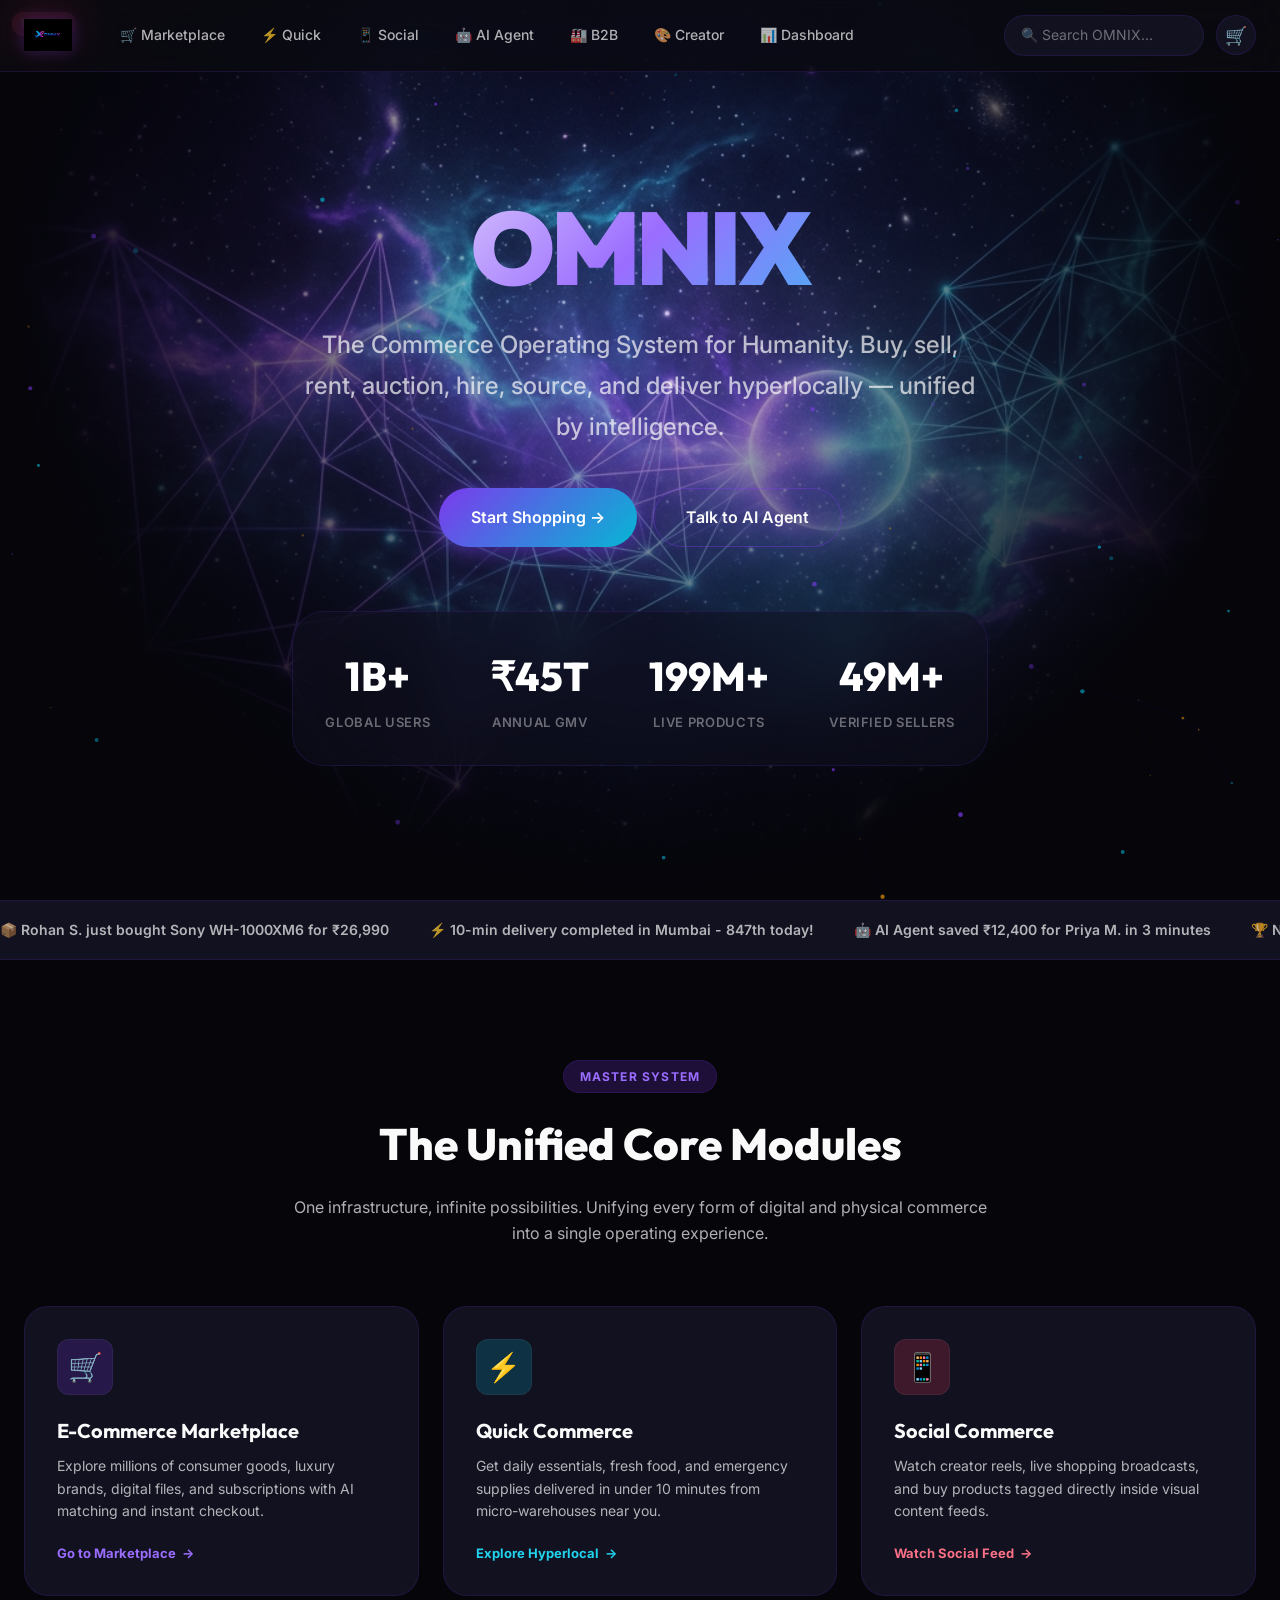
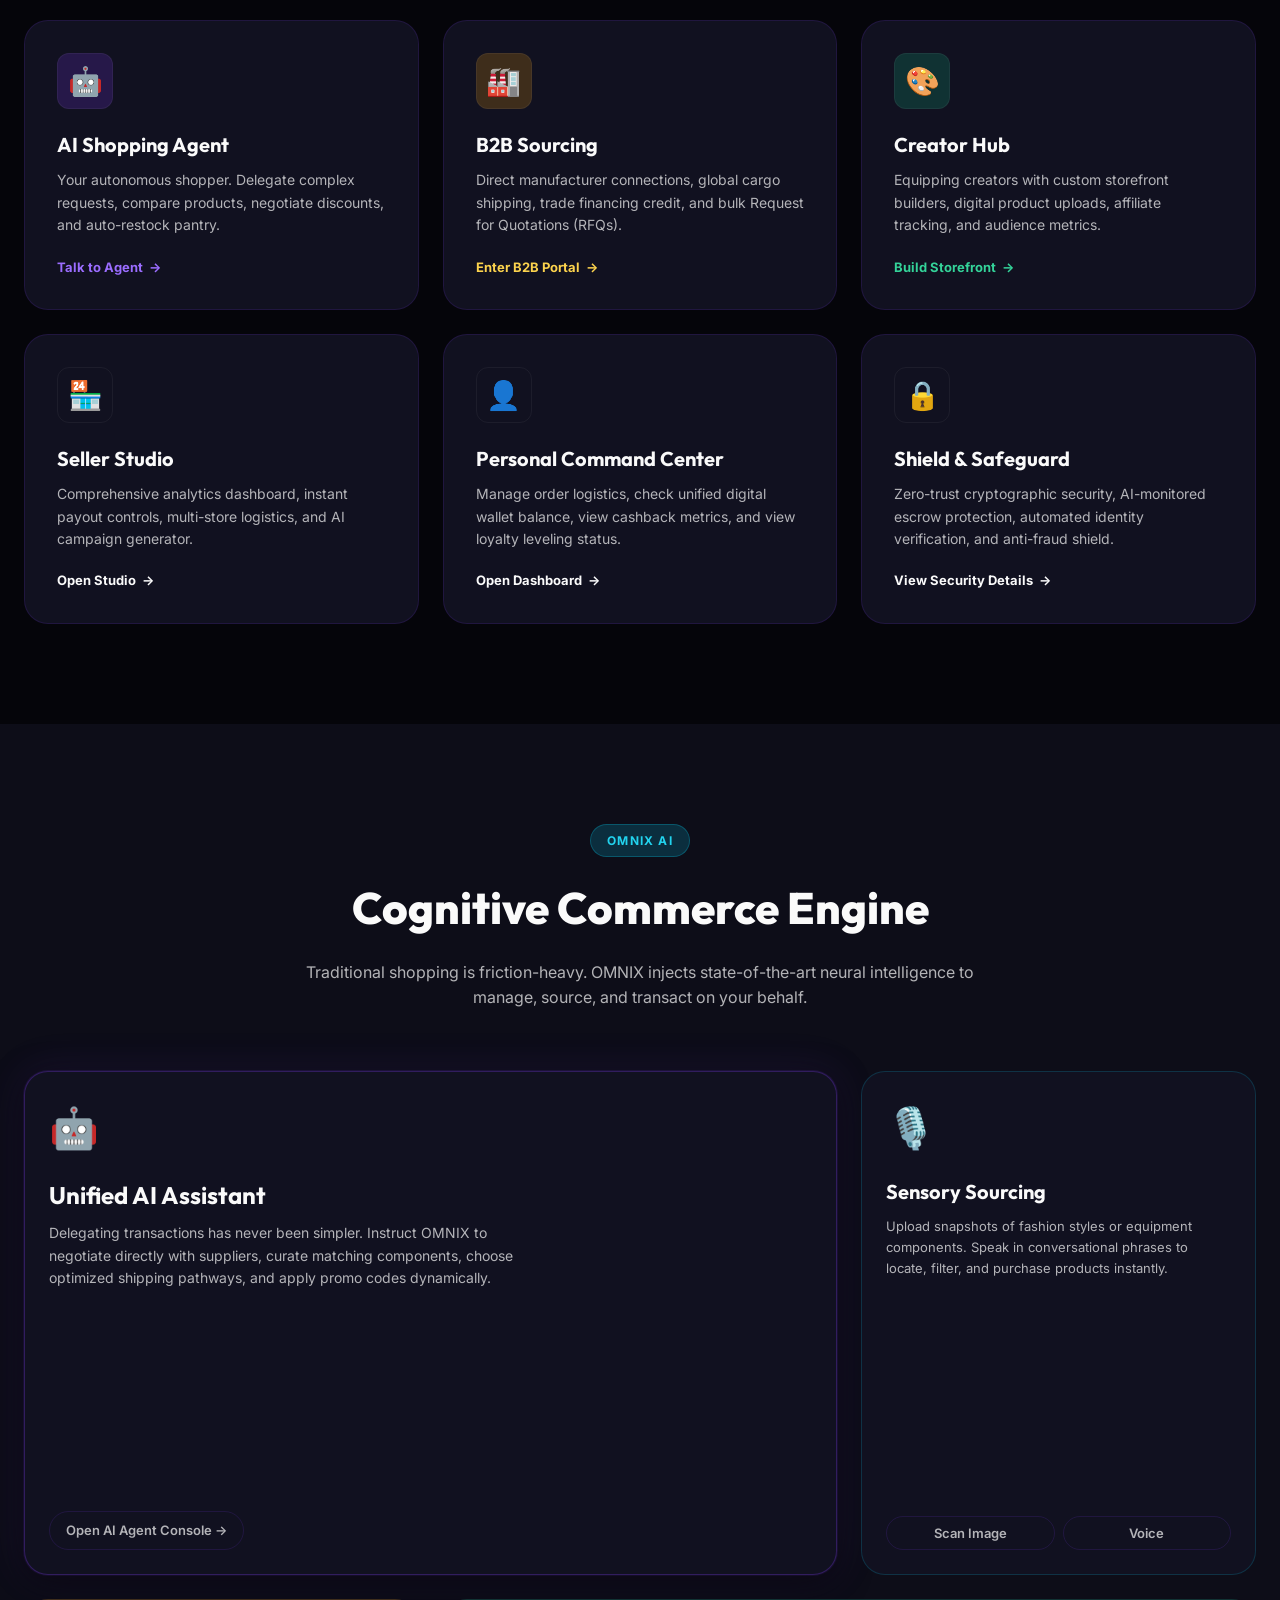
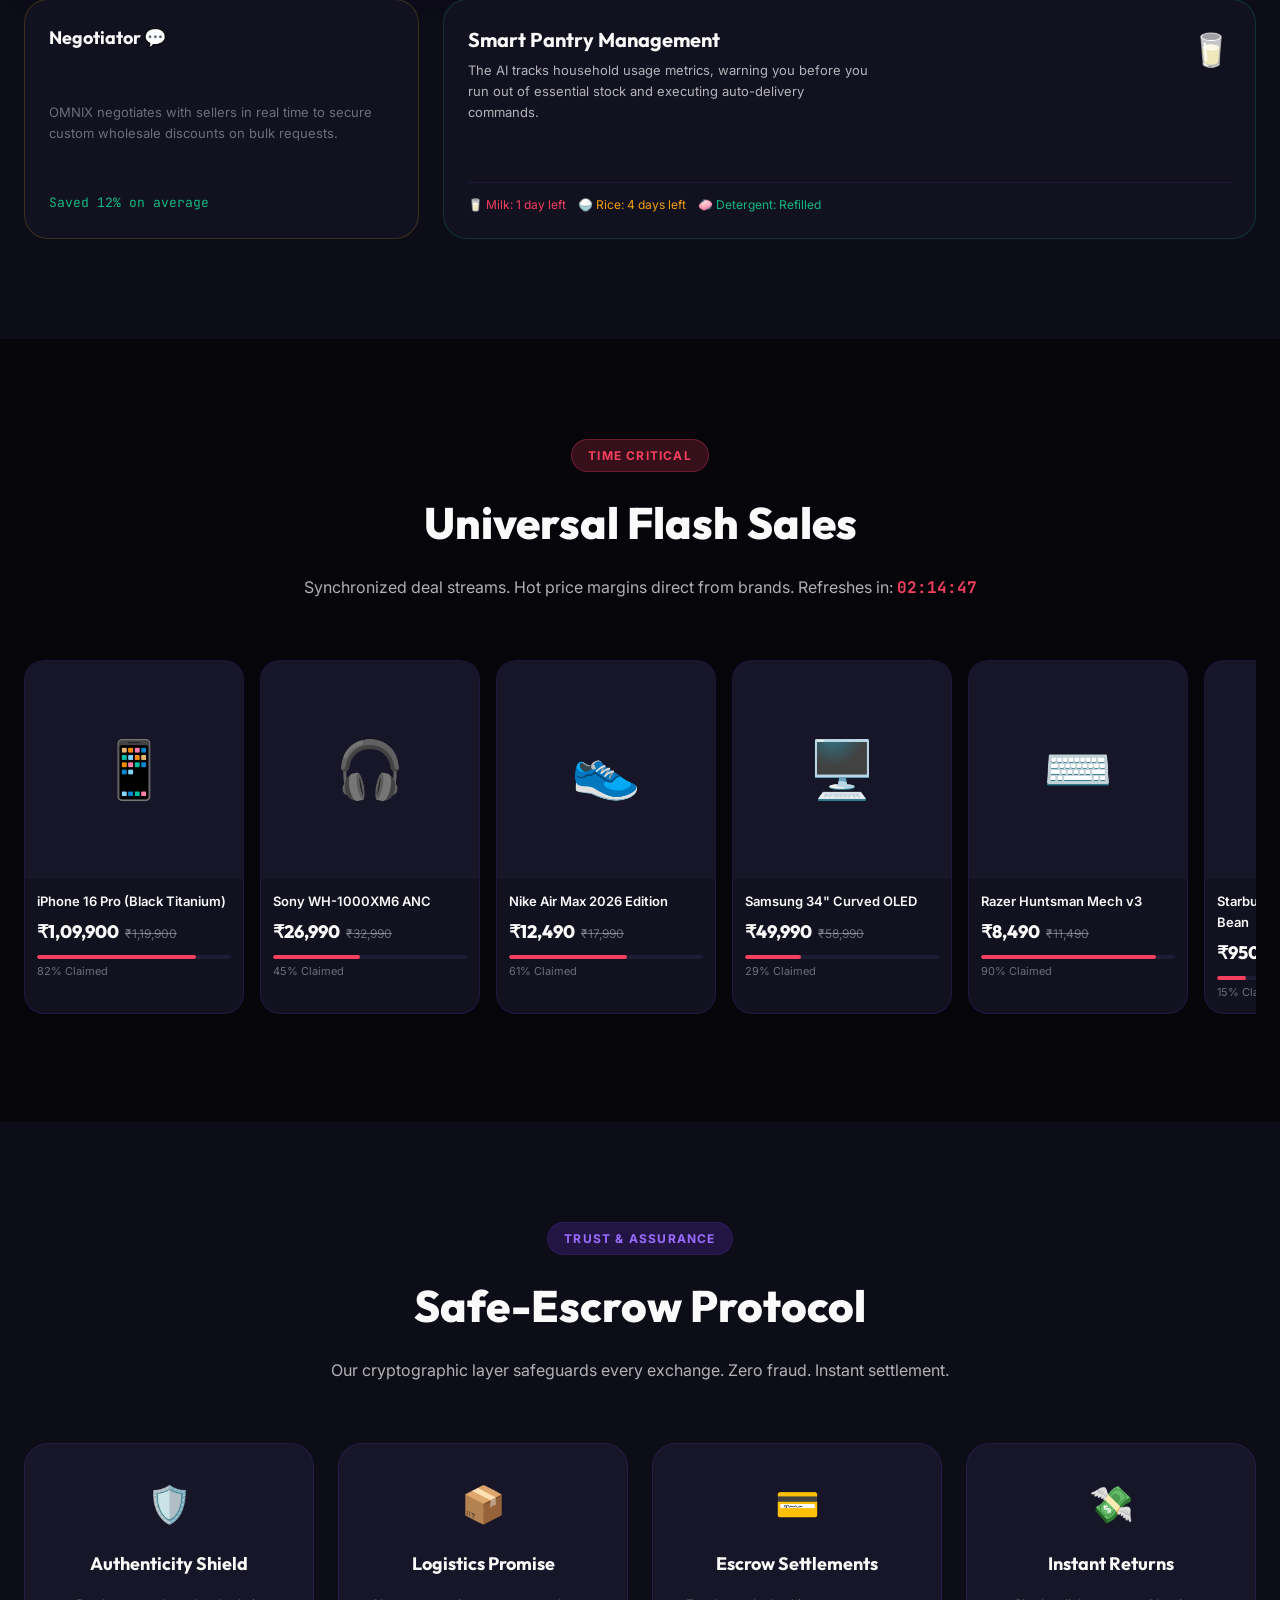
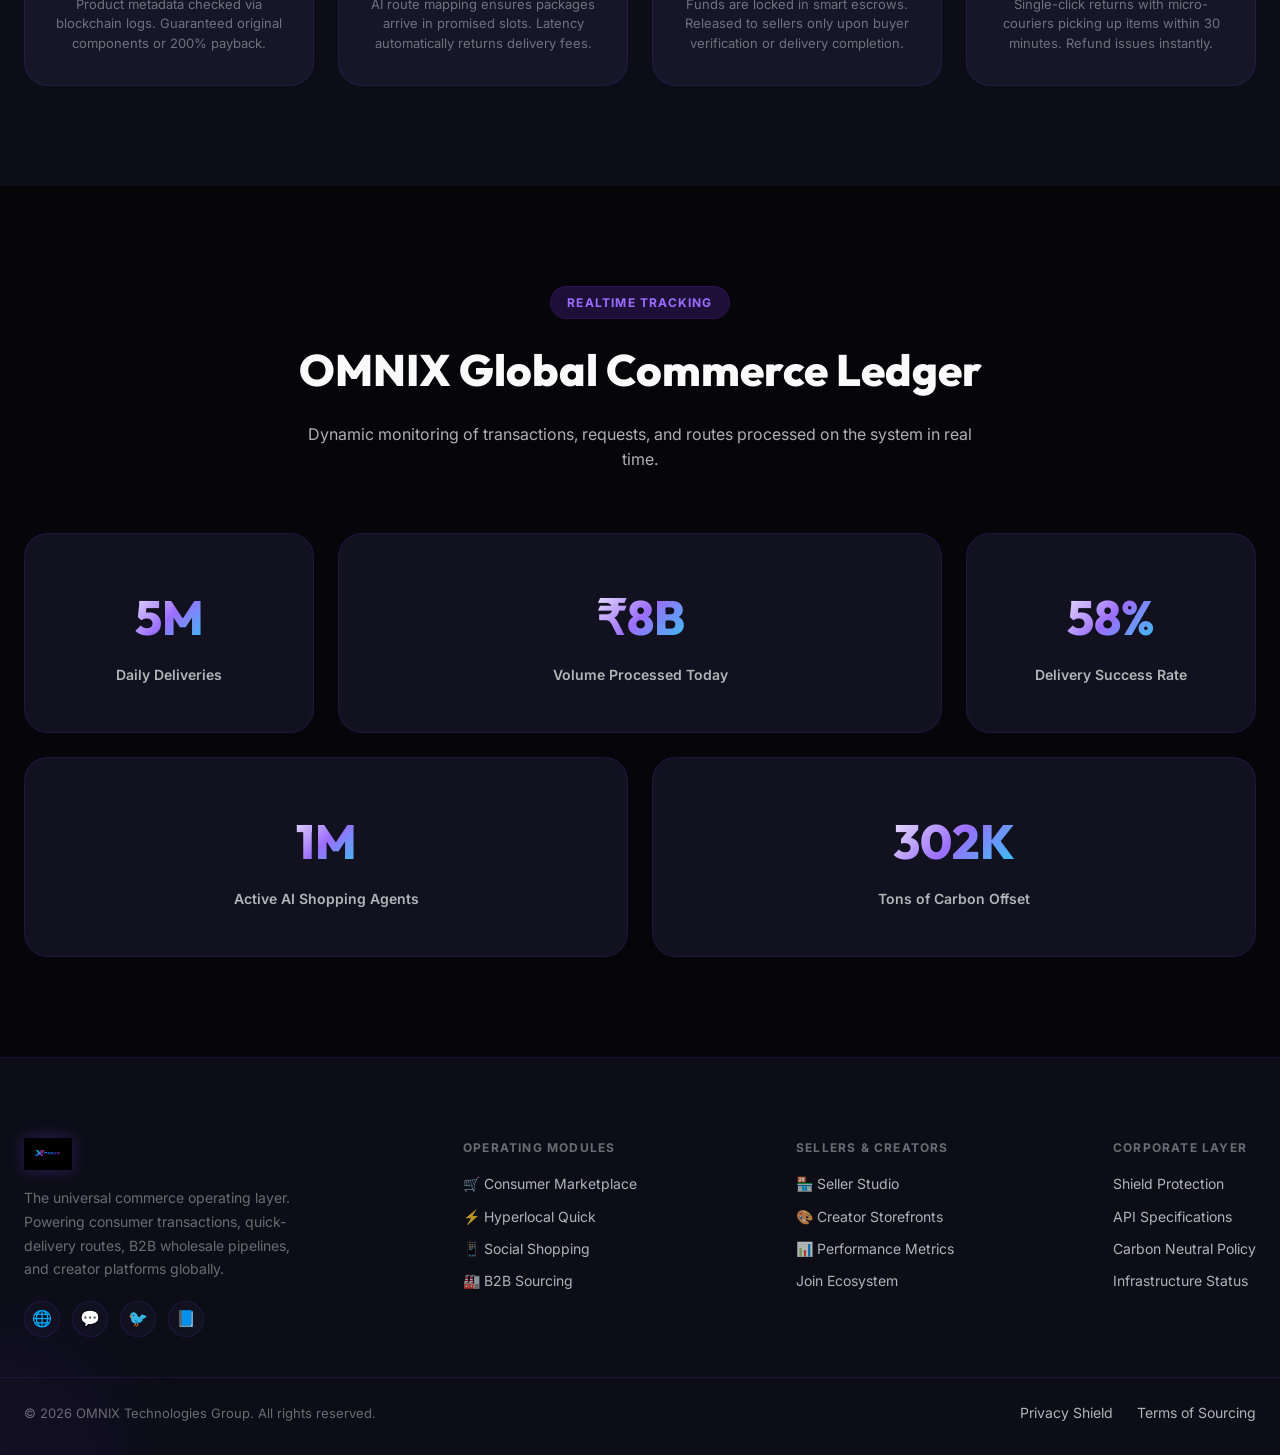
<file: index.html>
<!DOCTYPE html>
<html lang="en">
<head>
  <meta charset="UTF-8">
  <meta name="viewport" content="width=device-width, initial-scale=1.0">
  <title>OMNIX — The Commerce Operating System for Humanity</title>
  <meta name="description" content="OMNIX unifies buying, selling, renting, B2B, creator storefronts, and 10-minute quick commerce under one AI-native operating system.">
  <link rel="stylesheet" href="css/omnix-design-system.css">
  <link rel="stylesheet" href="css/components.css">
  <link rel="stylesheet" href="css/animations.css">
  <style>
    /* Hero Section Styling */
    .hero-section {
      position: relative;
      min-height: 100vh;
      display: flex;
      flex-direction: column;
      justify-content: center;
      align-items: center;
      text-align: center;
      padding: 120px 24px 60px;
      background: radial-gradient(circle at 50% 30%, rgba(124, 58, 237, 0.08) 0%, rgba(5, 5, 10, 1) 70%), url('assets/images/hero-bg.png') no-repeat center center/cover;
      overflow: hidden;
    }
    
    .hero-glow-1 {
      position: absolute;
      top: 25%;
      left: 30%;
      width: 400px;
      height: 400px;
      background: radial-gradient(circle, rgba(124, 58, 237, 0.2) 0%, transparent 70%);
      pointer-events: none;
      filter: blur(40px);
      z-index: 0;
    }

    .hero-glow-2 {
      position: absolute;
      bottom: 20%;
      right: 25%;
      width: 350px;
      height: 350px;
      background: radial-gradient(circle, rgba(6, 182, 212, 0.15) 0%, transparent 70%);
      pointer-events: none;
      filter: blur(40px);
      z-index: 0;
    }

    .hero-content {
      position: relative;
      z-index: 2;
      max-width: 900px;
      margin: 0 auto;
    }

    .hero-title {
      font-size: clamp(48px, 8vw, 104px);
      font-family: var(--font-display);
      font-weight: 900;
      line-height: 1.05;
      letter-spacing: -0.04em;
      margin-bottom: 24px;
      animation: pageEnter 0.8s var(--transition-spring);
    }

    .hero-subtitle {
      font-size: clamp(16px, 2.5vw, 24px);
      color: var(--text-secondary);
      font-weight: 500;
      margin-bottom: 40px;
      max-width: 680px;
      margin-left: auto;
      margin-right: auto;
      animation: pageEnter 1s var(--transition-spring);
    }

    .hero-actions {
      display: flex;
      justify-content: center;
      gap: 16px;
      margin-bottom: 64px;
      animation: pageEnter 1.2s var(--transition-spring);
    }

    .hero-stats {
      display: flex;
      justify-content: center;
      align-items: center;
      flex-wrap: wrap;
      gap: 40px 60px;
      padding: 32px;
      background: rgba(17, 17, 32, 0.5);
      backdrop-filter: blur(20px);
      border: 1px solid var(--color-border);
      border-radius: var(--radius-2xl);
      max-width: 800px;
      margin: 0 auto;
      animation: pageEnter 1.4s var(--transition-spring);
    }

    .hero-stat-item {
      text-align: center;
    }

    .hero-stat-val {
      font-family: var(--font-display);
      font-size: clamp(24px, 4vw, 40px);
      font-weight: 800;
      color: white;
      margin-bottom: 4px;
    }

    .hero-stat-lbl {
      font-size: 13px;
      color: var(--text-muted);
      font-weight: 600;
      letter-spacing: 0.05em;
      text-transform: uppercase;
    }

    /* Live Ticker Styling */
    .live-ticker-section {
      background: var(--color-surface);
      border-top: 1px solid var(--color-border);
      border-bottom: 1px solid var(--color-border);
      padding: 16px 0;
      overflow: hidden;
      position: relative;
      z-index: 10;
    }

    /* Section Headers */
    .section-header {
      text-align: center;
      max-width: 700px;
      margin: 0 auto 60px;
    }

    .section-badge {
      display: inline-flex;
      align-items: center;
      padding: 6px 16px;
      border-radius: var(--radius-full);
      background: var(--violet-dim);
      border: 1px solid var(--color-border);
      color: var(--violet-light);
      font-size: 12px;
      font-weight: 700;
      letter-spacing: 0.1em;
      text-transform: uppercase;
      margin-bottom: 16px;
    }

    .section-title {
      font-family: var(--font-display);
      font-size: clamp(28px, 4vw, 44px);
      font-weight: 800;
      margin-bottom: 16px;
    }

    .section-desc {
      color: var(--text-secondary);
      font-size: 16px;
    }

    /* Module Showcase */
    .showcase-grid {
      display: grid;
      grid-template-columns: repeat(auto-fill, minmax(320px, 1fr));
      gap: 24px;
      padding: 0 24px;
      max-width: var(--container-max);
      margin: 0 auto;
    }

    .module-card {
      background: var(--color-surface);
      border: 1px solid var(--color-border);
      border-radius: var(--radius-xl);
      padding: 32px;
      display: flex;
      flex-direction: column;
      gap: 20px;
      transition: var(--transition-spring);
      position: relative;
      overflow: hidden;
      cursor: pointer;
    }

    .module-card:hover {
      transform: translateY(-8px);
      border-color: var(--card-hover-border);
      box-shadow: 0 20px 40px rgba(0, 0, 0, 0.4), 0 0 30px var(--card-hover-glow);
    }

    .module-icon-wrap {
      width: 56px;
      height: 56px;
      border-radius: var(--radius-md);
      display: flex;
      align-items: center;
      justify-content: center;
      font-size: 28px;
      background: var(--icon-bg);
      border: 1px solid rgba(255, 255, 255, 0.05);
    }

    .module-info h3 {
      font-family: var(--font-display);
      font-size: 20px;
      font-weight: 700;
      margin-bottom: 8px;
    }

    .module-info p {
      font-size: 14px;
      color: var(--text-secondary);
      line-height: 1.6;
    }

    .module-link {
      font-size: 13px;
      font-weight: 700;
      color: var(--card-color);
      display: flex;
      align-items: center;
      gap: 6px;
      margin-top: auto;
    }

    .module-link span {
      transition: transform 0.2s;
    }

    .module-card:hover .module-link span {
      transform: translateX(4px);
    }

    /* AI Showcase Bento Grid */
    .bento-grid {
      display: grid;
      grid-template-columns: repeat(3, 1fr);
      grid-auto-rows: 240px;
      gap: 24px;
      padding: 0 24px;
      max-width: var(--container-max);
      margin: 0 auto;
    }

    .bento-item {
      background: var(--color-surface);
      border: 1px solid var(--color-border);
      border-radius: var(--radius-xl);
      padding: 24px;
      position: relative;
      overflow: hidden;
      display: flex;
      flex-direction: column;
      justify-content: space-between;
    }

    .bento-item-1 { grid-column: span 2; grid-row: span 2; }
    .bento-item-2 { grid-column: span 1; grid-row: span 2; }
    .bento-item-3 { grid-column: span 1; grid-row: span 1; }
    .bento-item-4 { grid-column: span 2; grid-row: span 1; }

    /* Flash Deals Section */
    .deals-scroll-container {
      max-width: var(--container-max);
      margin: 0 auto;
      padding: 0 24px;
    }

    /* Trust Pillars */
    .trust-grid {
      display: grid;
      grid-template-columns: repeat(4, 1fr);
      gap: 24px;
      padding: 0 24px;
      max-width: var(--container-max);
      margin: 0 auto;
    }

    .trust-card {
      background: var(--color-surface-2);
      border: 1px solid var(--color-border);
      border-radius: var(--radius-xl);
      padding: 32px 24px;
      text-align: center;
      display: flex;
      flex-direction: column;
      align-items: center;
      gap: 16px;
    }

    .trust-icon {
      font-size: 36px;
    }

    .trust-title {
      font-family: var(--font-display);
      font-size: 18px;
      font-weight: 700;
    }

    .trust-desc {
      font-size: 13px;
      color: var(--text-muted);
      line-height: 1.5;
    }

    /* Stats Bento */
    .stats-bento-grid {
      display: grid;
      grid-template-columns: repeat(4, 1fr);
      gap: 24px;
      padding: 0 24px;
      max-width: var(--container-max);
      margin: 0 auto;
    }

    .stat-bento-card {
      background: var(--color-surface);
      border: 1px solid var(--color-border);
      border-radius: var(--radius-xl);
      padding: 32px;
      text-align: center;
      display: flex;
      flex-direction: column;
      justify-content: center;
      align-items: center;
      min-height: 200px;
    }

    .stat-bento-card.double {
      grid-column: span 2;
    }

    .stat-bento-val {
      font-family: var(--font-display);
      font-size: 48px;
      font-weight: 800;
      color: white;
      margin-bottom: 8px;
      background: var(--grad-text);
      -webkit-background-clip: text;
      -webkit-text-fill-color: transparent;
      background-clip: text;
    }

    .stat-bento-lbl {
      font-size: 14px;
      color: var(--text-secondary);
      font-weight: 600;
    }
  </style>
</head>
<body>

  <!-- Navigation -->
  <nav class="omnix-nav" id="mainNav">
    <div class="nav-container">
      <a href="index.html" class="nav-logo"><img src="assets/images/logo.jpg" alt="OMNIX" style="height: 32px; filter: drop-shadow(0 0 8px rgba(124,58,237,0.3));"></a>
      <div class="nav-links">
        <a href="marketplace.html" class="nav-link">🛒 Marketplace</a>
        <a href="quick-commerce.html" class="nav-link">⚡ Quick</a>
        <a href="social-commerce.html" class="nav-link">📱 Social</a>
        <a href="ai-agent.html" class="nav-link">🤖 AI Agent</a>
        <a href="b2b.html" class="nav-link">🏭 B2B</a>
        <a href="creator-hub.html" class="nav-link">🎨 Creator</a>
        <a href="dashboard.html" class="nav-link">📊 Dashboard</a>
      </div>
      <div class="nav-actions">
        <div class="nav-search" onclick="document.getElementById('searchModal').classList.add('open')">
          <span>🔍 Search OMNIX...</span>
        </div>
        <button class="nav-cart" id="cartBtn" onclick="toggleCart()">
          <span>🛒</span>
          <span id="cartCount" class="cart-badge">0</span>
        </button>
      </div>
    </div>
  </nav>

  <!-- Hero Section -->
  <header class="hero-section">
    <canvas id="heroParticles" class="particle-canvas"></canvas>
    <div class="hero-glow-1"></div>
    <div class="hero-glow-2"></div>
    <div class="hero-content">
      <h1 class="hero-title text-gradient">OMNIX</h1>
      <p class="hero-subtitle">The Commerce Operating System for Humanity. Buy, sell, rent, auction, hire, source, and deliver hyperlocally — unified by intelligence.</p>
      <div class="hero-actions">
        <a href="marketplace.html" class="btn btn-primary btn-lg magnetic">Start Shopping →</a>
        <a href="ai-agent.html" class="btn btn-secondary btn-lg magnetic">Talk to AI Agent</a>
      </div>
      
      <!-- Live Stats Row -->
      <div class="hero-stats">
        <div class="hero-stat-item">
          <div class="hero-stat-val" data-counter="1.2" data-suffix="B+" data-duration="2500">0</div>
          <div class="hero-stat-lbl">Global Users</div>
        </div>
        <div class="hero-stat-item">
          <div class="hero-stat-val" data-counter="48" data-prefix="₹" data-suffix="T" data-duration="3000">0</div>
          <div class="hero-stat-lbl">Annual GMV</div>
        </div>
        <div class="hero-stat-item">
          <div class="hero-stat-val" data-counter="200" data-suffix="M+" data-duration="2000">0</div>
          <div class="hero-stat-lbl">Live Products</div>
        </div>
        <div class="hero-stat-item">
          <div class="hero-stat-val" data-counter="50" data-suffix="M+" data-duration="2200">0</div>
          <div class="hero-stat-lbl">Verified Sellers</div>
        </div>
      </div>
    </div>
  </header>

  <!-- Live Ticker -->
  <section class="live-ticker-section">
    <div class="marquee-container">
      <div class="marquee-track">
        <span class="marquee-item">📦 Rohan S. just bought Sony WH-1000XM6 for ₹26,990</span>
        <span class="marquee-item">⚡ 10-min delivery completed in Mumbai - 847th today!</span>
        <span class="marquee-item">🤖 AI Agent saved ₹12,400 for Priya M. in 3 minutes</span>
        <span class="marquee-item">🏆 New seller: TechZone India crossed ₹1Cr in sales today!</span>
        <span class="marquee-item">🎨 Priya Sharma storefront builder received 24K visits</span>
        <span class="marquee-item">🏭 Bulk RFQ submitted for 10,000 Electric Motors (Tata Motors)</span>
        <span class="marquee-item">📦 Rohan S. just bought Sony WH-1000XM6 for ₹26,990</span>
        <span class="marquee-item">⚡ 10-min delivery completed in Mumbai - 847th today!</span>
      </div>
    </div>
  </section>

  <!-- Module Showcase Section -->
  <section style="padding: 100px 0; background: var(--color-void);">
    <div class="section-header">
      <span class="section-badge">Master System</span>
      <h2 class="section-title">The Unified Core Modules</h2>
      <p class="section-desc">One infrastructure, infinite possibilities. Unifying every form of digital and physical commerce into a single operating experience.</p>
    </div>
    
    <div class="showcase-grid">
      <!-- 1. E-Commerce -->
      <div class="module-card" style="--card-hover-border: rgba(124, 58, 237, 0.4); --card-hover-glow: rgba(124, 58, 237, 0.15); --icon-bg: var(--violet-dim); --card-color: var(--violet-light);" onclick="window.location.href='marketplace.html'">
        <div class="module-icon-wrap">🛒</div>
        <div class="module-info">
          <h3>E-Commerce Marketplace</h3>
          <p>Explore millions of consumer goods, luxury brands, digital files, and subscriptions with AI matching and instant checkout.</p>
        </div>
        <div class="module-link">Go to Marketplace <span>→</span></div>
      </div>
      
      <!-- 2. Quick Commerce -->
      <div class="module-card" style="--card-hover-border: rgba(6, 182, 212, 0.4); --card-hover-glow: rgba(6, 182, 212, 0.15); --icon-bg: var(--cyan-dim); --card-color: var(--cyan-light);" onclick="window.location.href='quick-commerce.html'">
        <div class="module-icon-wrap">⚡</div>
        <div class="module-info">
          <h3>Quick Commerce</h3>
          <p>Get daily essentials, fresh food, and emergency supplies delivered in under 10 minutes from micro-warehouses near you.</p>
        </div>
        <div class="module-link">Explore Hyperlocal <span>→</span></div>
      </div>
      
      <!-- 3. Social Commerce -->
      <div class="module-card" style="--card-hover-border: rgba(244, 63, 94, 0.4); --card-hover-glow: rgba(244, 63, 94, 0.15); --icon-bg: var(--rose-dim); --card-color: #FB7185;" onclick="window.location.href='social-commerce.html'">
        <div class="module-icon-wrap">📱</div>
        <div class="module-info">
          <h3>Social Commerce</h3>
          <p>Watch creator reels, live shopping broadcasts, and buy products tagged directly inside visual content feeds.</p>
        </div>
        <div class="module-link">Watch Social Feed <span>→</span></div>
      </div>

      <!-- 4. AI Shopping Agent -->
      <div class="module-card" style="--card-hover-border: rgba(124, 58, 237, 0.4); --card-hover-glow: rgba(124, 58, 237, 0.15); --icon-bg: var(--violet-dim); --card-color: var(--violet-light);" onclick="window.location.href='ai-agent.html'">
        <div class="module-icon-wrap">🤖</div>
        <div class="module-info">
          <h3>AI Shopping Agent</h3>
          <p>Your autonomous shopper. Delegate complex requests, compare products, negotiate discounts, and auto-restock pantry.</p>
        </div>
        <div class="module-link">Talk to Agent <span>→</span></div>
      </div>

      <!-- 5. B2B Marketplace -->
      <div class="module-card" style="--card-hover-border: rgba(245, 158, 11, 0.4); --card-hover-glow: rgba(245, 158, 11, 0.15); --icon-bg: var(--amber-dim); --card-color: var(--amber-light);" onclick="window.location.href='b2b.html'">
        <div class="module-icon-wrap">🏭</div>
        <div class="module-info">
          <h3>B2B Sourcing</h3>
          <p>Direct manufacturer connections, global cargo shipping, trade financing credit, and bulk Request for Quotations (RFQs).</p>
        </div>
        <div class="module-link">Enter B2B Portal <span>→</span></div>
      </div>

      <!-- 6. Creator Hub -->
      <div class="module-card" style="--card-hover-border: rgba(16, 185, 129, 0.4); --card-hover-glow: rgba(16, 185, 129, 0.15); --icon-bg: var(--emerald-dim); --card-color: #34D399;" onclick="window.location.href='creator-hub.html'">
        <div class="module-icon-wrap">🎨</div>
        <div class="module-info">
          <h3>Creator Hub</h3>
          <p>Equipping creators with custom storefront builders, digital product uploads, affiliate tracking, and audience metrics.</p>
        </div>
        <div class="module-link">Build Storefront <span>→</span></div>
      </div>

      <!-- 7. Seller Command Center -->
      <div class="module-card" style="--card-hover-border: rgba(124, 58, 237, 0.3); --card-hover-glow: rgba(124, 58, 237, 0.1);" onclick="window.location.href='seller-studio.html'">
        <div class="module-icon-wrap">🏪</div>
        <div class="module-info">
          <h3>Seller Studio</h3>
          <p>Comprehensive analytics dashboard, instant payout controls, multi-store logistics, and AI campaign generator.</p>
        </div>
        <div class="module-link">Open Studio <span>→</span></div>
      </div>

      <!-- 8. User Dashboard -->
      <div class="module-card" style="--card-hover-border: rgba(6, 182, 212, 0.3); --card-hover-glow: rgba(6, 182, 212, 0.1);" onclick="window.location.href='dashboard.html'">
        <div class="module-icon-wrap">👤</div>
        <div class="module-info">
          <h3>Personal Command Center</h3>
          <p>Manage order logistics, check unified digital wallet balance, view cashback metrics, and view loyalty leveling status.</p>
        </div>
        <div class="module-link">Open Dashboard <span>→</span></div>
      </div>

      <!-- 9. Security & Trust -->
      <div class="module-card" style="--card-hover-border: rgba(6, 182, 212, 0.3); --card-hover-glow: rgba(6, 182, 212, 0.1);" onclick="showToast('🔒 OMNIX Shield is actively guarding your sessions.', 'success')">
        <div class="module-icon-wrap">🔒</div>
        <div class="module-info">
          <h3>Shield & Safeguard</h3>
          <p>Zero-trust cryptographic security, AI-monitored escrow protection, automated identity verification, and anti-fraud shield.</p>
        </div>
        <div class="module-link">View Security Details <span>→</span></div>
      </div>
    </div>
  </section>

  <!-- AI Bento Showcase Section -->
  <section style="padding: 100px 0; background: var(--color-deep);">
    <div class="section-header">
      <span class="section-badge" style="background: var(--cyan-dim); border-color: rgba(6, 182, 212, 0.3); color: var(--cyan-light);">OMNIX AI</span>
      <h2 class="section-title">Cognitive Commerce Engine</h2>
      <p class="section-desc">Traditional shopping is friction-heavy. OMNIX injects state-of-the-art neural intelligence to manage, source, and transact on your behalf.</p>
    </div>
    
    <div class="bento-grid">
      <!-- 1. AI Shopping Agent -->
      <div class="bento-item bento-item-1 card-glow" style="border-color: rgba(124, 58, 237, 0.3);">
        <div>
          <span style="font-size: 40px;">🤖</span>
          <h3 style="font-family: var(--font-display); font-size: 24px; font-weight: 700; margin-top: 16px;">Unified AI Assistant</h3>
          <p style="color: var(--text-secondary); font-size: 14px; margin-top: 8px; max-width: 480px;">Delegating transactions has never been simpler. Instruct OMNIX to negotiate directly with suppliers, curate matching components, choose optimized shipping pathways, and apply promo codes dynamically.</p>
        </div>
        <a href="ai-agent.html" class="btn btn-ghost btn-sm" style="align-self: flex-start;">Open AI Agent Console →</a>
      </div>
      
      <!-- 2. Visual & Voice Commerce -->
      <div class="bento-item bento-item-2" style="border-color: rgba(6, 182, 212, 0.2);">
        <div>
          <span style="font-size: 40px;">🎙️</span>
          <h3 style="font-family: var(--font-display); font-size: 20px; font-weight: 700; margin-top: 16px;">Sensory Sourcing</h3>
          <p style="color: var(--text-secondary); font-size: 13px; margin-top: 8px;">Upload snapshots of fashion styles or equipment components. Speak in conversational phrases to locate, filter, and purchase products instantly.</p>
        </div>
        <div style="display: flex; gap: 8px;">
          <button class="btn btn-ghost btn-sm" style="flex: 1;" onclick="showToast('📷 Camera scan initialized.', 'info')">Scan Image</button>
          <button class="btn btn-ghost btn-sm" style="flex: 1;" onclick="showToast('🎙️ Listening for commands...', 'info')">Voice</button>
        </div>
      </div>
      
      <!-- 3. AI Negotiator -->
      <div class="bento-item bento-item-3" style="border-color: rgba(245, 158, 11, 0.2);">
        <h3 style="font-family: var(--font-display); font-size: 18px; font-weight: 700;">Negotiator 💬</h3>
        <p style="color: var(--text-muted); font-size: 13px; margin: 8px 0;">OMNIX negotiates with sellers in real time to secure custom wholesale discounts on bulk requests.</p>
        <div style="font-family: var(--font-mono); font-size: 13px; color: var(--emerald);">Saved 12% on average</div>
      </div>
      
      <!-- 4. Smart Pantry Auto-Replenishment -->
      <div class="bento-item bento-item-4" style="border-color: rgba(16, 185, 129, 0.2);">
        <div style="display: flex; justify-content: space-between; align-items: flex-start; width: 100%;">
          <div>
            <h3 style="font-family: var(--font-display); font-size: 20px; font-weight: 700;">Smart Pantry Management</h3>
            <p style="color: var(--text-secondary); font-size: 13px; margin-top: 4px; max-width: 400px;">The AI tracks household usage metrics, warning you before you run out of essential stock and executing auto-delivery commands.</p>
          </div>
          <span style="font-size: 32px;">🥛</span>
        </div>
        <div style="display: flex; gap: 12px; font-size: 12px; border-top: 1px solid var(--color-border); padding-top: 12px; margin-top: 12px;">
          <span style="color: var(--rose);">🥛 Milk: 1 day left</span>
          <span style="color: var(--amber);">🍚 Rice: 4 days left</span>
          <span style="color: var(--emerald);">🧼 Detergent: Refilled</span>
        </div>
      </div>
    </div>
  </section>

  <!-- Flash Deals Section -->
  <section style="padding: 100px 0; background: var(--color-void);">
    <div class="section-header">
      <span class="section-badge" style="background: var(--rose-dim); border-color: rgba(244, 63, 94, 0.3); color: var(--rose);">Time Critical</span>
      <h2 class="section-title">Universal Flash Sales</h2>
      <p class="section-desc">Synchronized deal streams. Hot price margins direct from brands. Refreshes in: <span id="masterCountdown" style="font-family: var(--font-mono); color: var(--rose); font-weight: 700;">02:14:48</span></p>
    </div>
    
    <div class="deals-scroll-container">
      <div class="scroll-row">
        <!-- Deal 1 -->
        <div class="deal-card" onclick="addToCart('d1', 'iPhone 16 Pro 256GB', 'Apple', 109900, '📱')">
          <div class="deal-card-badge">12% OFF</div>
          <div class="deal-card-img">📱</div>
          <div class="deal-card-body">
            <div class="deal-card-name">iPhone 16 Pro (Black Titanium)</div>
            <div class="deal-card-price-row">
              <span class="deal-card-price">₹1,09,900</span>
              <span class="deal-card-og">₹1,19,900</span>
            </div>
            <div class="deal-card-bar"><div class="deal-card-fill" style="width: 82%;"></div></div>
            <div class="deal-card-sold">82% Claimed</div>
          </div>
        </div>

        <!-- Deal 2 -->
        <div class="deal-card" onclick="addToCart('d2', 'Sony WH-1000XM6', 'Sony', 26990, '🎧')">
          <div class="deal-card-badge">20% OFF</div>
          <div class="deal-card-img">🎧</div>
          <div class="deal-card-body">
            <div class="deal-card-name">Sony WH-1000XM6 ANC</div>
            <div class="deal-card-price-row">
              <span class="deal-card-price">₹26,990</span>
              <span class="deal-card-og">₹32,990</span>
            </div>
            <div class="deal-card-bar"><div class="deal-card-fill" style="width: 45%;"></div></div>
            <div class="deal-card-sold">45% Claimed</div>
          </div>
        </div>

        <!-- Deal 3 -->
        <div class="deal-card" onclick="addToCart('d3', 'Air Max 2026', 'Nike', 12490, '👟')">
          <div class="deal-card-badge">30% OFF</div>
          <div class="deal-card-img">👟</div>
          <div class="deal-card-body">
            <div class="deal-card-name">Nike Air Max 2026 Edition</div>
            <div class="deal-card-price-row">
              <span class="deal-card-price">₹12,490</span>
              <span class="deal-card-og">₹17,990</span>
            </div>
            <div class="deal-card-bar"><div class="deal-card-fill" style="width: 61%;"></div></div>
            <div class="deal-card-sold">61% Claimed</div>
          </div>
        </div>

        <!-- Deal 4 -->
        <div class="deal-card" onclick="addToCart('d4', 'OLED Gaming Monitor 34', 'Samsung', 49990, '🖥️')">
          <div class="deal-card-badge">15% OFF</div>
          <div class="deal-card-img">🖥️</div>
          <div class="deal-card-body">
            <div class="deal-card-name">Samsung 34&quot; Curved OLED</div>
            <div class="deal-card-price-row">
              <span class="deal-card-price">₹49,990</span>
              <span class="deal-card-og">₹58,990</span>
            </div>
            <div class="deal-card-bar"><div class="deal-card-fill" style="width: 29%;"></div></div>
            <div class="deal-card-sold">29% Claimed</div>
          </div>
        </div>

        <!-- Deal 5 -->
        <div class="deal-card" onclick="addToCart('d5', 'Cyberpunk Mech Keyboard', 'Razer', 8490, '⌨️')">
          <div class="deal-card-badge">25% OFF</div>
          <div class="deal-card-img">⌨️</div>
          <div class="deal-card-body">
            <div class="deal-card-name">Razer Huntsman Mech v3</div>
            <div class="deal-card-price-row">
              <span class="deal-card-price">₹8,490</span>
              <span class="deal-card-og">₹11,490</span>
            </div>
            <div class="deal-card-bar"><div class="deal-card-fill" style="width: 90%;"></div></div>
            <div class="deal-card-sold">90% Claimed</div>
          </div>
        </div>

        <!-- Deal 6 -->
        <div class="deal-card" onclick="addToCart('d6', 'Organic Coffee Roast', 'Starbucks', 950, '☕')">
          <div class="deal-card-badge">10% OFF</div>
          <div class="deal-card-img">☕</div>
          <div class="deal-card-body">
            <div class="deal-card-name">Starbucks Sumatra Whole Bean</div>
            <div class="deal-card-price-row">
              <span class="deal-card-price">₹950</span>
              <span class="deal-card-og">₹1,050</span>
            </div>
            <div class="deal-card-bar"><div class="deal-card-fill" style="width: 15%;"></div></div>
            <div class="deal-card-sold">15% Claimed</div>
          </div>
        </div>
      </div>
    </div>
  </section>

  <!-- Trust Section -->
  <section style="padding: 100px 0; background: var(--color-deep);">
    <div class="section-header">
      <span class="section-badge">Trust & Assurance</span>
      <h2 class="section-title">Safe-Escrow Protocol</h2>
      <p class="section-desc">Our cryptographic layer safeguards every exchange. Zero fraud. Instant settlement.</p>
    </div>
    
    <div class="trust-grid">
      <div class="trust-card">
        <div class="trust-icon">🛡️</div>
        <h3 class="trust-title">Authenticity Shield</h3>
        <p class="trust-desc">Product metadata checked via blockchain logs. Guaranteed original components or 200% payback.</p>
      </div>
      <div class="trust-card">
        <div class="trust-icon">📦</div>
        <h3 class="trust-title">Logistics Promise</h3>
        <p class="trust-desc">AI route mapping ensures packages arrive in promised slots. Latency automatically returns delivery fees.</p>
      </div>
      <div class="trust-card">
        <div class="trust-icon">💳</div>
        <h3 class="trust-title">Escrow Settlements</h3>
        <p class="trust-desc">Funds are locked in smart escrows. Released to sellers only upon buyer verification or delivery completion.</p>
      </div>
      <div class="trust-card">
        <div class="trust-icon">💸</div>
        <h3 class="trust-title">Instant Returns</h3>
        <p class="trust-desc">Single-click returns with micro-couriers picking up items within 30 minutes. Refund issues instantly.</p>
      </div>
    </div>
  </section>

  <!-- Stats Bento -->
  <section style="padding: 100px 0; background: var(--color-void);">
    <div class="section-header">
      <span class="section-badge">Realtime Tracking</span>
      <h2 class="section-title">OMNIX Global Commerce Ledger</h2>
      <p class="section-desc">Dynamic monitoring of transactions, requests, and routes processed on the system in real time.</p>
    </div>
    
    <div class="stats-bento-grid">
      <div class="stat-bento-card">
        <div class="stat-bento-val" data-counter="8.4" data-suffix="M" data-duration="1500">0</div>
        <div class="stat-bento-lbl">Daily Deliveries</div>
      </div>
      <div class="stat-bento-card double">
        <div class="stat-bento-val" data-counter="14.8" data-prefix="₹" data-suffix="B" data-duration="2000">0</div>
        <div class="stat-bento-lbl">Volume Processed Today</div>
      </div>
      <div class="stat-bento-card">
        <div class="stat-bento-val" data-counter="99.98" data-suffix="%" data-duration="1800">0</div>
        <div class="stat-bento-lbl">Delivery Success Rate</div>
      </div>
      <div class="stat-bento-card double">
        <div class="stat-bento-val" data-counter="4.2" data-suffix="M" data-duration="2200">0</div>
        <div class="stat-bento-lbl">Active AI Shopping Agents</div>
      </div>
      <div class="stat-bento-card double">
        <div class="stat-bento-val" data-counter="890" style="color: var(--emerald);" data-suffix="K" data-duration="2500">0</div>
        <div class="stat-bento-lbl">Tons of Carbon Offset</div>
      </div>
    </div>
  </section>

  <!-- Universal Footer -->
  <footer style="background: var(--color-deep); border-top: 1px solid var(--color-border); padding: 80px 0 30px;">
    <div class="showcase-grid" style="display: flex; flex-wrap: wrap; justify-content: space-between; gap: 40px; padding: 0 24px; max-width: var(--container-max); margin: 0 auto;">
      <div class="footer-brand">
        <a href="index.html" class="nav-logo" style="margin-bottom: 16px;"><img src="assets/images/logo.jpg" alt="OMNIX" style="height: 32px; filter: drop-shadow(0 0 8px rgba(124,58,237,0.3));"></a>
        <p class="footer-brand-desc">The universal commerce operating layer. Powering consumer transactions, quick-delivery routes, B2B wholesale pipelines, and creator platforms globally.</p>
        <div class="footer-socials">
          <div class="footer-social">🌐</div>
          <div class="footer-social">💬</div>
          <div class="footer-social">🐦</div>
          <div class="footer-social">📘</div>
        </div>
      </div>
      
      <div class="footer-links-col">
        <h5>Operating Modules</h5>
        <a href="marketplace.html" class="footer-link">🛒 Consumer Marketplace</a>
        <a href="quick-commerce.html" class="footer-link">⚡ Hyperlocal Quick</a>
        <a href="social-commerce.html" class="footer-link">📱 Social Shopping</a>
        <a href="b2b.html" class="footer-link">🏭 B2B Sourcing</a>
      </div>

      <div class="footer-links-col">
        <h5>Sellers & Creators</h5>
        <a href="seller-studio.html" class="footer-link">🏪 Seller Studio</a>
        <a href="creator-hub.html" class="footer-link">🎨 Creator Storefronts</a>
        <a href="dashboard.html" class="footer-link">📊 Performance Metrics</a>
        <a href="#" class="footer-link" onclick="showToast('📋 Onboarding is open to selected regions.', 'info')">Join Ecosystem</a>
      </div>

      <div class="footer-links-col">
        <h5>Corporate Layer</h5>
        <a href="#" class="footer-link">Shield Protection</a>
        <a href="#" class="footer-link">API Specifications</a>
        <a href="#" class="footer-link">Carbon Neutral Policy</a>
        <a href="#" class="footer-link">Infrastructure Status</a>
      </div>
    </div>
    
    <div class="footer-bottom" style="max-width: var(--container-max); margin: 40px auto 0; padding: 24px 24px 0; border-top: 1px solid var(--color-border); display: flex; justify-content: space-between; align-items: center; color: var(--text-muted); font-size: 13px;">
      <div>© 2026 OMNIX Technologies Group. All rights reserved.</div>
      <div style="display: flex; gap: 24px;">
        <a href="#" class="footer-link" style="margin: 0;">Privacy Shield</a>
        <a href="#" class="footer-link" style="margin: 0;">Terms of Sourcing</a>
      </div>
    </div>
  </footer>

  <script src="js/omnix-core.js"></script>
  <script>
    // Countdown Timer logic
    const masterCountdown = document.getElementById('masterCountdown');
    let totalSeconds = 2 * 3600 + 14 * 60 + 48;
    setInterval(() => {
      if (totalSeconds <= 0) totalSeconds = 3600 * 3;
      totalSeconds--;
      const hrs = Math.floor(totalSeconds / 3600).toString().padStart(2, '0');
      const mins = Math.floor((totalSeconds % 3600) / 60).toString().padStart(2, '0');
      const secs = (totalSeconds % 60).toString().padStart(2, '0');
      masterCountdown.textContent = `${hrs}:${mins}:${secs}`;
    }, 1000);
  </script>
</body>
</html>
</file>
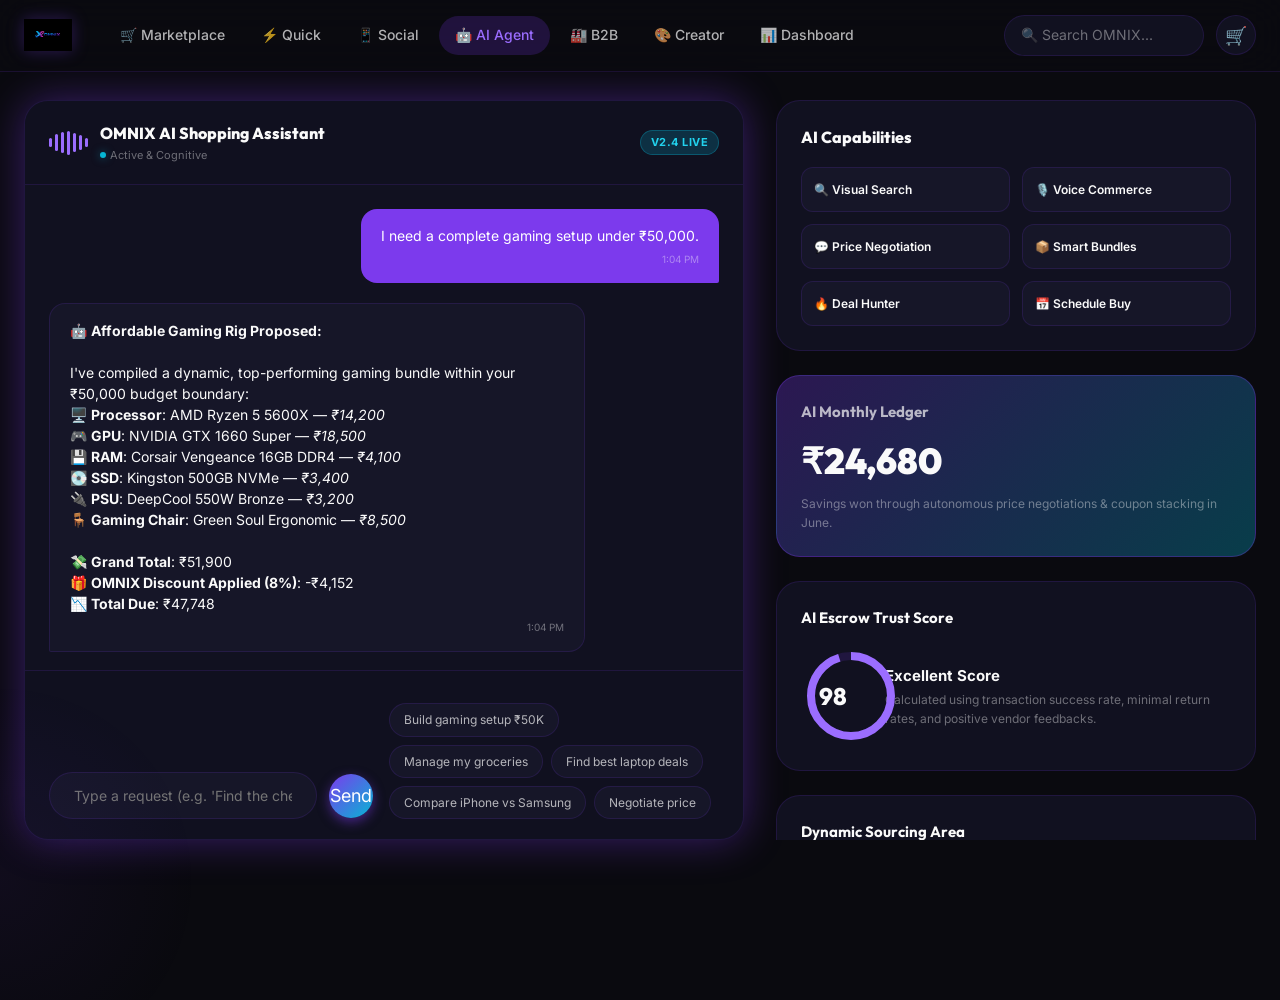
<file: ai-agent.html>
<!DOCTYPE html>
<html lang="en">
<head>
  <meta charset="UTF-8">
  <meta name="viewport" content="width=device-width, initial-scale=1.0">
  <title>OMNIX — AI Shopping Agent</title>
  <meta name="description" content="Engage the OMNIX autonomous AI agent to negotiate discounts, build custom setups, and manage your purchasing pipeline.">
  <link rel="stylesheet" href="css/omnix-design-system.css">
  <link rel="stylesheet" href="css/components.css">
  <link rel="stylesheet" href="css/animations.css">
  <style>
    .ai-agent-container {
      max-width: var(--container-max);
      margin: 100px auto 40px;
      padding: 0 24px;
      display: grid;
      grid-template-columns: 1.2fr 0.8fr;
      gap: 32px;
      height: calc(100vh - 160px);
      min-height: 550px;
    }

    /* Left Panel: Chat Console */
    .chat-console {
      background: var(--color-surface);
      border: 1px solid var(--color-border);
      border-radius: var(--radius-xl);
      display: flex;
      flex-direction: column;
      overflow: hidden;
      box-shadow: var(--shadow-violet);
    }

    .chat-header {
      padding: 20px 24px;
      border-bottom: 1px solid var(--color-border);
      display: flex;
      align-items: center;
      justify-content: space-between;
      background: rgba(17, 17, 32, 0.4);
    }

    .chat-title-group {
      display: flex;
      align-items: center;
      gap: 12px;
    }

    /* Waveform animation */
    .waveform {
      display: flex;
      align-items: center;
      gap: 3px;
      height: 24px;
    }

    .wave-bar {
      width: 3px;
      height: 100%;
      background: var(--violet-light);
      border-radius: 2px;
      animation: wave 1.2s ease-in-out infinite alternate;
    }

    .wave-bar:nth-child(1) { animation-delay: 0.1s; }
    .wave-bar:nth-child(2) { animation-delay: 0.3s; }
    .wave-bar:nth-child(3) { animation-delay: 0.5s; }
    .wave-bar:nth-child(4) { animation-delay: 0.2s; }
    .wave-bar:nth-child(5) { animation-delay: 0.4s; }
    .wave-bar:nth-child(6) { animation-delay: 0.6s; }
    .wave-bar:nth-child(7) { animation-delay: 0.15s; }

    @keyframes wave {
      0% { height: 4px; }
      100% { height: 20px; }
    }

    .chat-messages {
      flex: 1;
      padding: 24px;
      overflow-y: auto;
      display: flex;
      flex-direction: column;
      gap: 20px;
    }

    .message {
      max-width: 80%;
      padding: 16px 20px;
      border-radius: var(--radius-lg);
      font-size: 14px;
      line-height: 1.5;
    }

    .message.user {
      align-self: flex-end;
      background: var(--violet);
      color: white;
      border-bottom-right-radius: 2px;
    }

    .message.ai {
      align-self: flex-start;
      background: var(--color-surface-2);
      border: 1px solid var(--color-border);
      color: var(--text-primary);
      border-bottom-left-radius: 2px;
    }

    .message-time {
      font-size: 10px;
      color: var(--text-muted);
      margin-top: 6px;
      text-align: right;
    }

    .chat-input-area {
      padding: 20px 24px;
      border-top: 1px solid var(--color-border);
      background: rgba(17, 17, 32, 0.4);
    }

    .input-wrapper {
      display: flex;
      gap: 12px;
      align-items: center;
      position: relative;
    }

    .chat-input {
      flex: 1;
      background: var(--color-surface-2);
      border: 1px solid var(--color-border);
      border-radius: var(--radius-full);
      padding: 14px 24px;
      color: white;
      outline: none;
      font-size: 14px;
      transition: all 0.2s;
    }

    .chat-input:focus {
      border-color: var(--violet);
      box-shadow: 0 0 12px rgba(124, 58, 237, 0.3);
    }

    .suggestion-chips {
      display: flex;
      gap: 8px;
      flex-wrap: wrap;
      margin-top: 12px;
    }

    .suggestion-chip {
      background: var(--color-surface-2);
      border: 1px solid var(--color-border);
      color: var(--text-secondary);
      padding: 6px 14px;
      border-radius: var(--radius-full);
      font-size: 12px;
      cursor: pointer;
      transition: all 0.2s;
    }

    .suggestion-chip:hover {
      border-color: var(--violet);
      color: var(--violet-light);
    }

    /* Right Panel: Results & Tools */
    .details-panel {
      display: flex;
      flex-direction: column;
      gap: 24px;
      overflow-y: auto;
    }

    .panel-card {
      background: var(--color-surface);
      border: 1px solid var(--color-border);
      border-radius: var(--radius-xl);
      padding: 24px;
    }

    .cap-grid {
      display: grid;
      grid-template-columns: repeat(2, 1fr);
      gap: 12px;
    }

    .cap-chip {
      display: flex;
      align-items: center;
      gap: 8px;
      padding: 12px;
      background: var(--color-surface-2);
      border: 1px solid var(--color-border);
      border-radius: var(--radius-md);
      font-size: 12px;
      font-weight: 600;
    }

    .result-small-card {
      display: flex;
      align-items: center;
      gap: 12px;
      padding: 12px;
      background: var(--color-surface-2);
      border: 1px solid var(--color-border);
      border-radius: var(--radius-md);
      margin-bottom: 12px;
    }

    /* Typing indicators */
    .typing-indicator {
      display: flex;
      gap: 4px;
      padding: 8px 12px;
      background: var(--color-surface-2);
      border: 1px solid var(--color-border);
      border-radius: 12px;
      width: fit-content;
    }

    .typing-dot {
      width: 6px;
      height: 6px;
      background: var(--text-muted);
      border-radius: 50%;
      animation: typing 1s infinite alternate;
    }

    .typing-dot:nth-child(2) { animation-delay: 0.2s; }
    .typing-dot:nth-child(3) { animation-delay: 0.4s; }

    @keyframes typing {
      0% { transform: translateY(0); }
      100% { transform: translateY(-6px); }
    }
  </style>
</head>
<body>

  <!-- Navigation -->
  <nav class="omnix-nav" id="mainNav">
    <div class="nav-container">
      <a href="index.html" class="nav-logo"><img src="assets/images/logo.jpg" alt="OMNIX" style="height: 32px; filter: drop-shadow(0 0 8px rgba(124,58,237,0.3));"></a>
      <div class="nav-links">
        <a href="marketplace.html" class="nav-link">🛒 Marketplace</a>
        <a href="quick-commerce.html" class="nav-link">⚡ Quick</a>
        <a href="social-commerce.html" class="nav-link">📱 Social</a>
        <a href="ai-agent.html" class="nav-link">🤖 AI Agent</a>
        <a href="b2b.html" class="nav-link">🏭 B2B</a>
        <a href="creator-hub.html" class="nav-link">🎨 Creator</a>
        <a href="dashboard.html" class="nav-link">📊 Dashboard</a>
      </div>
      <div class="nav-actions">
        <div class="nav-search" onclick="document.getElementById('searchModal').classList.add('open')">
          <span>🔍 Search OMNIX...</span>
        </div>
        <button class="nav-cart" id="cartBtn" onclick="toggleCart()">
          <span>🛒</span>
          <span id="cartCount" class="cart-badge">0</span>
        </button>
      </div>
    </div>
  </nav>

  <main class="ai-agent-container">
    <!-- LEFT PANEL: Chat Interface -->
    <section class="chat-console">
      <div class="chat-header">
        <div class="chat-title-group">
          <div class="waveform">
            <div class="wave-bar"></div>
            <div class="wave-bar"></div>
            <div class="wave-bar"></div>
            <div class="wave-bar"></div>
            <div class="wave-bar"></div>
            <div class="wave-bar"></div>
            <div class="wave-bar"></div>
          </div>
          <div>
            <h2 style="font-family:var(--font-display); font-size:16px; font-weight:800;">OMNIX AI Shopping Assistant</h2>
            <p style="font-size:11px; color:var(--text-muted); display:flex; align-items:center; gap:4px;"><span class="order-status-dot in-transit" style="width:6px; height:6px;"></span> Active & Cognitive</p>
          </div>
        </div>
        <span class="badge badge-cyan">v2.4 Live</span>
      </div>

      <!-- Messages Body -->
      <div class="chat-messages" id="chatMessages">
        <!-- Message 1: User -->
        <div class="message user">
          I need a complete gaming setup under ₹50,000.
          <div class="message-time">1:04 PM</div>
        </div>
        
        <!-- Message 2: AI -->
        <div class="message ai">
          🤖 <strong>Affordable Gaming Rig Proposed:</strong><br><br>
          I've compiled a dynamic, top-performing gaming bundle within your ₹50,000 budget boundary:<br>
          <ul>
            <li>🖥️ <strong>Processor</strong>: AMD Ryzen 5 5600X — <em>₹14,200</em></li>
            <li>🎮 <strong>GPU</strong>: NVIDIA GTX 1660 Super — <em>₹18,500</em></li>
            <li>💾 <strong>RAM</strong>: Corsair Vengeance 16GB DDR4 — <em>₹4,100</em></li>
            <li>💽 <strong>SSD</strong>: Kingston 500GB NVMe — <em>₹3,400</em></li>
            <li>🔌 <strong>PSU</strong>: DeepCool 550W Bronze — <em>₹3,200</em></li>
            <li>🪑 <strong>Gaming Chair</strong>: Green Soul Ergonomic — <em>₹8,500</em></li>
          </ul>
          <br>
          💸 <strong>Grand Total</strong>: ₹51,900<br>
          🎁 <strong>OMNIX Discount Applied (8%)</strong>: -₹4,152<br>
          📉 <strong>Total Due</strong>: ₹47,748<br>
          <div class="message-time">1:04 PM</div>
        </div>

        <!-- Message 3: User -->
        <div class="message user">
          Can you negotiate a better price on the gaming chair?
          <div class="message-time">1:05 PM</div>
        </div>

        <!-- Message 4: AI -->
        <div class="message ai">
          🔄 <strong>Negotiating with Green Soul vendor...</strong><br>
          Evaluating vendor margins, stock levels, and historical deal limits.<br>
          <span style="color: var(--emerald); font-weight:700;">✅ Success! Discount unlocked: 12% won on the chair.</span><br>
          Green Soul Ergonomic Chair cost dropped: <strong>₹8,500 → ₹7,480</strong>.<br>
          New total due: <strong>₹46,728</strong> (₹1,020 additional savings secured).
          <div class="message-time">1:05 PM</div>
        </div>

        <!-- Message 5: User -->
        <div class="message user">
          Add the recommended setup to my cart.
          <div class="message-time">1:06 PM</div>
        </div>

        <!-- Message 6: AI -->
        <div class="message ai">
          🛒 <strong>Setup added!</strong><br>
          All 6 gaming components are safely queued inside your checkout cart drawer. Open the drawer to execute single-click payment processing.
          <div class="message-time">1:06 PM</div>
        </div>
      </div>

      <!-- Typing indicator placeholder -->
      <div style="padding: 0 24px; display:none;" id="typingIndicatorBox">
        <div class="typing-indicator">
          <div class="typing-dot"></div>
          <div class="typing-dot"></div>
          <div class="typing-dot"></div>
        </div>
      </div>

      <!-- Input Area -->
      <div class="chat-input-area">
        <div class="input-wrapper">
          <input type="text" id="chatInput" class="chat-input" placeholder="Type a request (e.g. 'Find the cheapest mechanical keyboard' or 'Negotiate price')..." onkeyup="handleChatKey(event)">
          <button class="mega-search-btn" style="position:static;" onclick="sendChatMessage()">Send</button>
        </div>
        <div class="suggestion-chips">
          <div class="suggestion-chip" onclick="applySuggestion('Build gaming setup ₹50K')">Build gaming setup ₹50K</div>
          <div class="suggestion-chip" onclick="applySuggestion('Manage my groceries')">Manage my groceries</div>
          <div class="suggestion-chip" onclick="applySuggestion('Find best laptop deals')">Find best laptop deals</div>
          <div class="suggestion-chip" onclick="applySuggestion('Compare iPhone vs Samsung')">Compare iPhone vs Samsung</div>
          <div class="suggestion-chip" onclick="applySuggestion('Negotiate price on headphone')">Negotiate price</div>
        </div>
      </div>
    </section>

    <!-- RIGHT PANEL: Details, Saved Stats, capabilities -->
    <section class="details-panel">
      <!-- Capabilities -->
      <div class="panel-card">
        <h3 style="font-family:var(--font-display); font-size:16px; font-weight:800; margin-bottom:16px;">AI Capabilities</h3>
        <div class="cap-grid">
          <div class="cap-chip">🔍 Visual Search</div>
          <div class="cap-chip">🎙️ Voice Commerce</div>
          <div class="cap-chip">💬 Price Negotiation</div>
          <div class="cap-chip">📦 Smart Bundles</div>
          <div class="cap-chip">🔥 Deal Hunter</div>
          <div class="cap-chip">📅 Schedule Buy</div>
        </div>
      </div>

      <!-- AI Saved You Card -->
      <div class="panel-card" style="background: var(--grad-brand-soft); border-color: rgba(124, 58, 237, 0.3);">
        <h3 style="font-family:var(--font-display); font-size:15px; color: var(--text-secondary); margin-bottom:8px;">AI Monthly Ledger</h3>
        <div style="font-size:36px; font-weight:900; font-family:var(--font-display);">₹24,680</div>
        <p style="font-size:12px; color:var(--text-muted); margin-top:4px;">Savings won through autonomous price negotiations & coupon stacking in June.</p>
      </div>

      <!-- Trust score -->
      <div class="panel-card">
        <h3 style="font-family:var(--font-display); font-size:15px; margin-bottom:16px;">AI Escrow Trust Score</h3>
        <div style="display:flex; align-items:center; gap:20px;">
          <div class="trust-ring">
            <svg width="100" height="100">
              <circle cx="50" cy="50" r="40" stroke="rgba(124,58,237,0.15)" stroke-width="8" fill="none"></circle>
              <circle cx="50" cy="50" r="40" stroke="var(--violet-light)" stroke-width="8" fill="none" stroke-dasharray="251" stroke-dashoffset="12"></circle>
            </svg>
            <div class="trust-ring-value">98</div>
          </div>
          <div>
            <div style="font-weight:700; font-size:15px;">Excellent Score</div>
            <div style="font-size:12px; color:var(--text-muted); margin-top:2px;">Calculated using transaction success rate, minimal return rates, and positive vendor feedbacks.</div>
          </div>
        </div>
      </div>

      <!-- AI Picks Context Panel -->
      <div class="panel-card" id="aiPicksPanel">
        <h3 style="font-family:var(--font-display); font-size:15px; margin-bottom:16px;">Dynamic Sourcing Area</h3>
        <div id="aiPicksList">
          <!-- Dynamic products show up here based on keywords -->
          <div class="result-small-card">
            <div style="font-size:28px;">🎮</div>
            <div style="flex:1;">
              <div style="font-size:13px; font-weight:600;">Green Soul Chair</div>
              <div style="font-size:12px; color:var(--emerald);">₹7,480 (12% OFF)</div>
            </div>
            <button class="btn btn-primary btn-sm" onclick="addToCart('rig6', 'Green Soul Ergonomic Chair', 'Green Soul', 7480, '🪑')">Add</button>
          </div>
        </div>
      </div>
    </section>
  </main>

  <script src="js/omnix-core.js"></script>
  <script>
    const chatMessages = document.getElementById('chatMessages');
    const chatInput = document.getElementById('chatInput');
    const typingIndicatorBox = document.getElementById('typingIndicatorBox');
    const aiPicksList = document.getElementById('aiPicksList');

    function handleChatKey(e) {
      if (e.key === 'Enter') sendChatMessage();
    }

    function applySuggestion(text) {
      chatInput.value = text;
      sendChatMessage();
    }

    function scrollChat() {
      chatMessages.scrollTop = chatMessages.scrollHeight;
    }

    function sendChatMessage() {
      const text = chatInput.value.trim();
      if (!text) return;

      // Render User Message
      const userMsg = document.createElement('div');
      userMsg.className = 'message user';
      userMsg.innerHTML = `${text}<div class="message-time">${new Date().toLocaleTimeString([], {hour: '2-digit', minute:'2-digit'})}</div>`;
      chatMessages.appendChild(userMsg);
      chatInput.value = '';
      scrollChat();

      // Show Typing Animation
      typingIndicatorBox.style.display = 'block';
      scrollChat();

      setTimeout(() => {
        typingIndicatorBox.style.display = 'none';
        
        // Formulate AI response
        const response = getAIResponse(text);
        const aiMsg = document.createElement('div');
        aiMsg.className = 'message ai';
        aiMsg.innerHTML = `${response.html}<div class="message-time">${new Date().toLocaleTimeString([], {hour: '2-digit', minute:'2-digit'})}</div>`;
        chatMessages.appendChild(aiMsg);
        
        // Update right panel items if any
        if (response.items && response.items.length > 0) {
          renderRightPanelItems(response.items);
        }
        
        scrollChat();
      }, 1500);
    }

    function getAIResponse(query) {
      const q = query.toLowerCase();
      
      if (q.includes('gaming') || q.includes('setup')) {
        return {
          html: `🖥️ <strong>Gaming Rig Configured:</strong><br><br>I've calculated an optimal entry setup under ₹50,000. It includes an AMD Ryzen 5, GTX 1660 Super GPU, and a supportive Green Soul chair. Total after OMNIX discount: <strong>₹46,728</strong>.`,
          items: [{id: 'rig6', name: 'Green Soul Chair', price: 7480, emoji: '🪑', brand: 'Green Soul'}]
        };
      }
      
      if (q.includes('negotiate') || q.includes('chair') || q.includes('discount')) {
        return {
          html: `🔄 <strong>Negotiator activated:</strong><br>Sourcing additional seller coupons... Unlocked <strong>12% OFF</strong> on the Green Soul gaming chair. Price dropped to <strong>₹7,480</strong>!`,
          items: [{id: 'rig6', name: 'Green Soul Chair', price: 7480, emoji: '🪑', brand: 'Green Soul'}]
        };
      }

      if (q.includes('cheapest') || q.includes('keyboard')) {
        return {
          html: `⌨️ <strong>Keyboard Deal Hunt:</strong><br>Found the highly rated <strong>Keychron K2</strong>. Original price is ₹9,990, but active deal coupons bring it down to <strong>₹8,990</strong>.`,
          items: [{id: 'kb1', name: 'Keychron K2 Keyboard', price: 8990, emoji: '⌨️', brand: 'Keychron'}]
        };
      }

      if (q.includes('grocery') || q.includes('milk') || q.includes('rice')) {
        return {
          html: `🥦 <strong>Smart Pantry Restock scheduled:</strong><br>Based on household consumption cycles, I recommend refilling:<br>- Organic Milk 1L (2 packs)<br>- Basmati Rice 5kg (1 pack)<br>Estimated cost: <strong>₹890</strong>. Free immediate delivery.`,
          items: [{id: 'gro1', name: 'Organic Milk 1L', price: 85, emoji: '🥛', brand: 'Amul'}, {id: 'gro2', name: 'Basmati Rice 5kg', price: 720, emoji: '🌾', brand: 'IndiaGate'}]
        };
      }

      if (q.includes('laptop') || q.includes('macbook')) {
        return {
          html: `💻 <strong>MacBook Sourcing Result:</strong><br>The new MacBook Pro M4 is currently listed at ₹1,69,900. I can bundle it with a Keychron keyboard and apply an ecosystem credit to save you ₹12,400.`,
          items: [{id: 'ai1', name: 'MacBook Pro M4', price: 169900, emoji: '💻', brand: 'Apple'}]
        };
      }

      if (q.includes('iphone') || q.includes('samsung')) {
        return {
          html: `📲 <strong>Comparison Matrix Built:</strong><br>- <strong>iPhone 16 Pro</strong>: ₹1,09,900 (Best camera stability)<br>- <strong>Galaxy S25 Ultra</strong>: ₹1,24,999 (Best zoom & AI tasks)<br>I recommend S25 Ultra due to active cashback promo credits of ₹10,000.`,
          items: [{id: 'p1', name: 'iPhone 16 Pro', price: 109900, emoji: '📱', brand: 'Apple'}, {id: 'p2', name: 'Samsung S25 Ultra', price: 124999, emoji: '📲', brand: 'Samsung'}]
        };
      }

      return {
        html: `🤖 <strong>Query Processed:</strong><br>I am searching the OMNIX network for "${query}". I will filter by best price, verified supplier status, and delivery speed. Let me know if you would like me to auto-negotiate.`,
        items: []
      };
    }

    function renderRightPanelItems(items) {
      aiPicksList.innerHTML = items.map(item => `
        <div class="result-small-card">
          <div style="font-size:28px;">${item.emoji}</div>
          <div style="flex:1;">
            <div style="font-size:13px; font-weight:600;">${item.name}</div>
            <div style="font-size:12px; color:var(--emerald);">₹${item.price.toLocaleString()}</div>
          </div>
          <button class="btn btn-primary btn-sm" onclick="addToCart('${item.id}', '${item.name}', '${item.brand}', ${item.price}, '${item.emoji}')">Add</button>
        </div>
      `).join('');
    }
  </script>
</body>
</html>
</file>
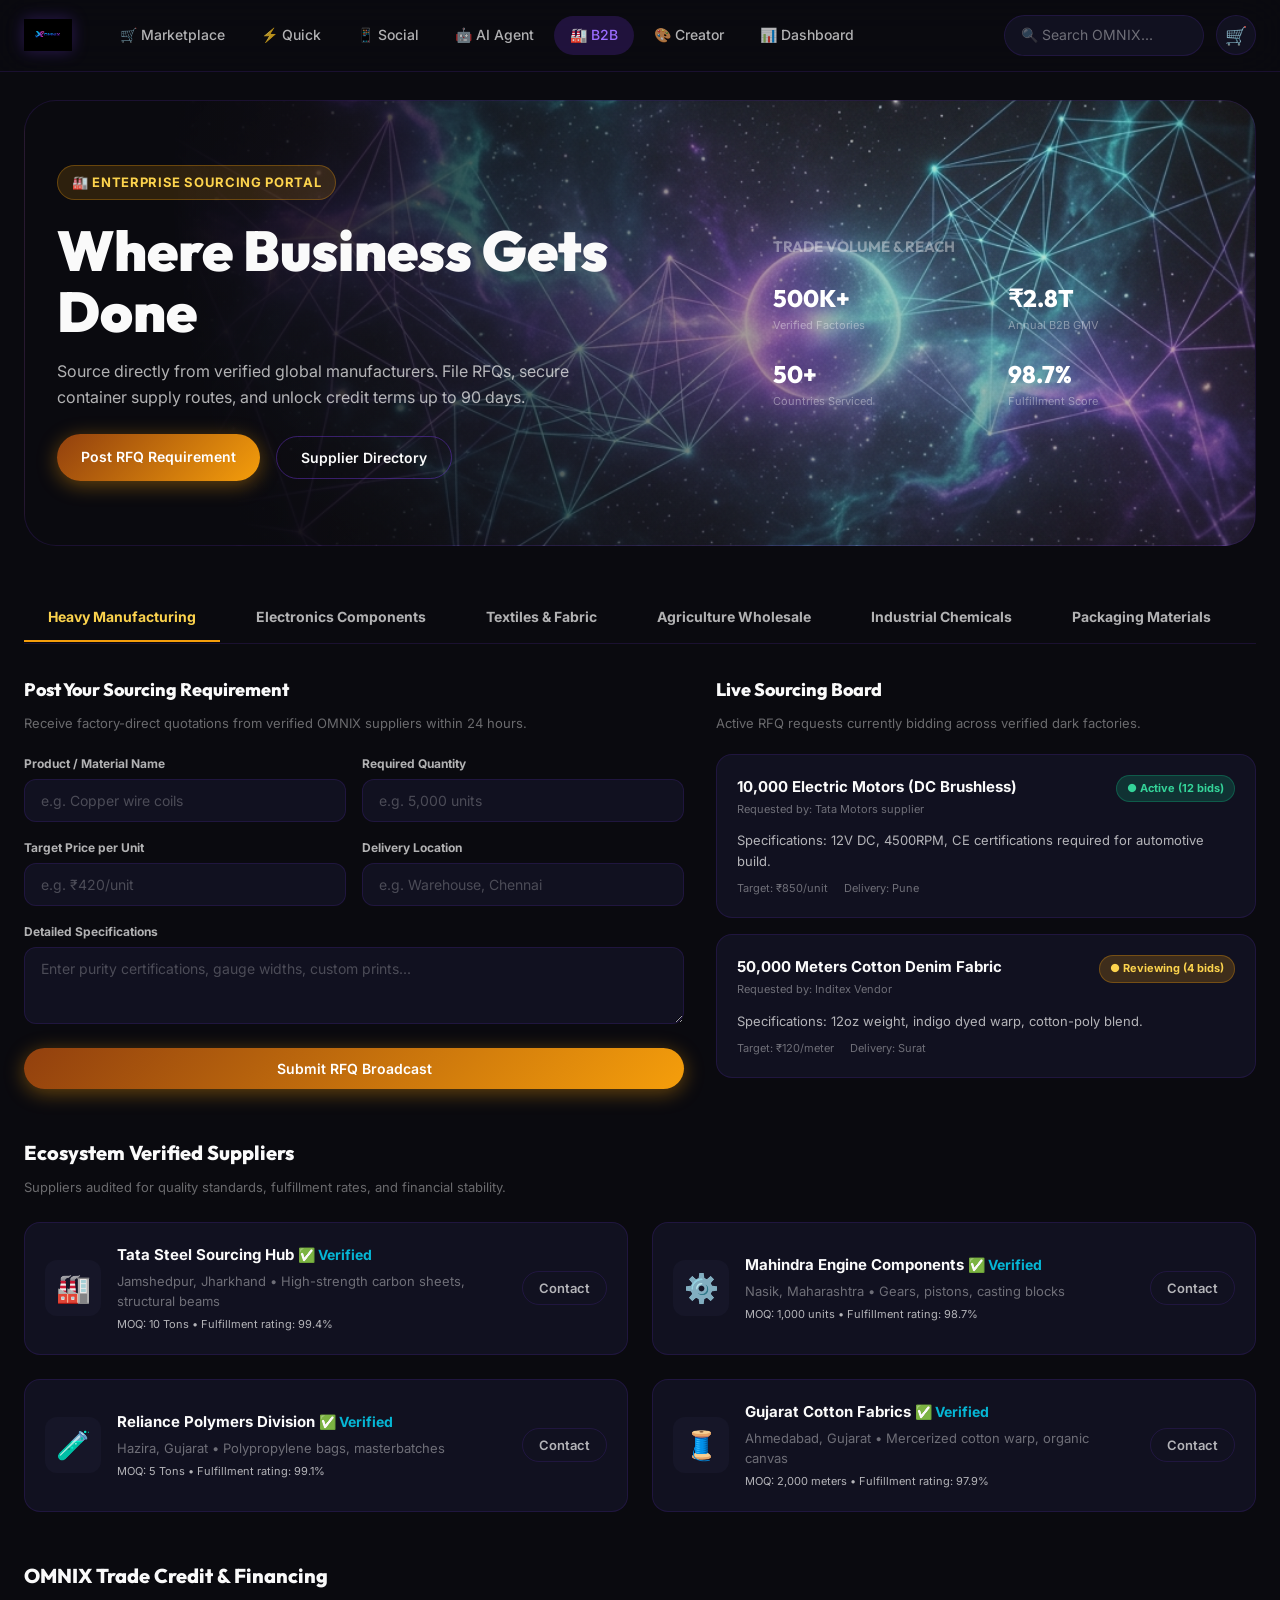
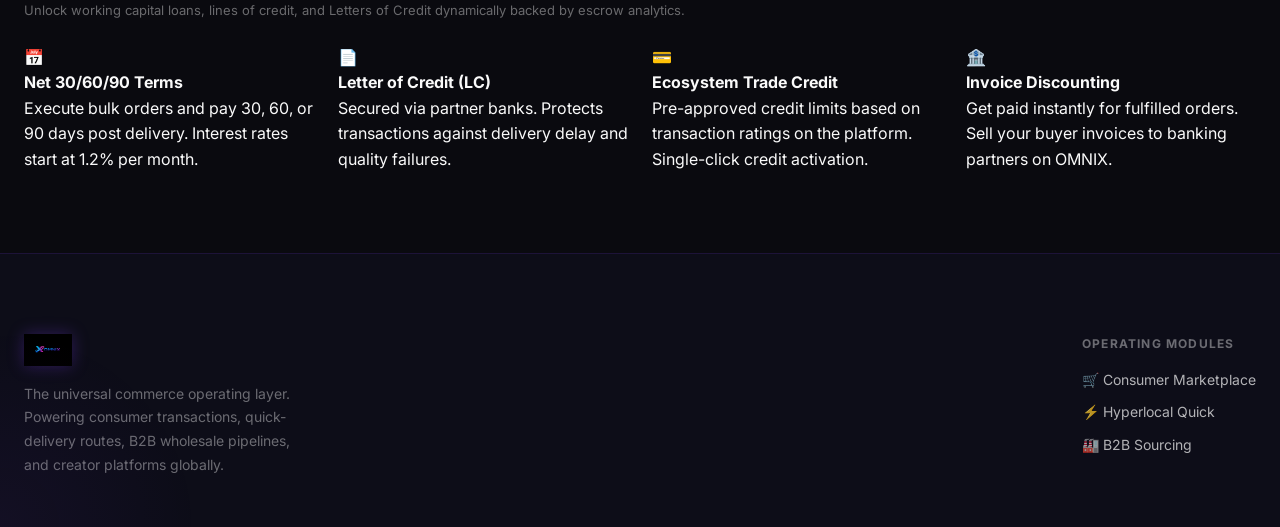
<file: b2b.html>
<!DOCTYPE html>
<html lang="en">
<head>
  <meta charset="UTF-8">
  <meta name="viewport" content="width=device-width, initial-scale=1.0">
  <title>OMNIX — B2B Sourcing Marketplace</title>
  <meta name="description" content="Secure raw materials, request factory quotes, and secure commercial lines of credit directly through verified global suppliers.">
  <link rel="stylesheet" href="css/omnix-design-system.css">
  <link rel="stylesheet" href="css/components.css">
  <link rel="stylesheet" href="css/animations.css">
  <style>
    .b2b-container {
      max-width: var(--container-max);
      margin: 100px auto 60px;
      padding: 0 24px;
    }

    /* B2B Theme: Amber Glow */
    .b2b-hero {
      position: relative;
      padding: 64px 32px;
      background: radial-gradient(circle at 80% 20%, rgba(245, 158, 11, 0.1) 0%, rgba(10, 10, 15, 1) 80%), url('assets/images/hero-bg.png') no-repeat center center/cover;
      border: 1px solid var(--color-border);
      border-radius: var(--radius-2xl);
      margin-bottom: 48px;
      overflow: hidden;
      display: grid;
      grid-template-columns: 1.2fr 0.8fr;
      gap: 40px;
      align-items: center;
    }

    .b2b-badge {
      display: inline-flex;
      align-items: center;
      gap: 6px;
      padding: 6px 14px;
      background: rgba(245, 158, 11, 0.15);
      border: 1px solid rgba(245, 158, 11, 0.3);
      border-radius: var(--radius-full);
      color: var(--amber-light);
      font-size: 13px;
      font-weight: 700;
      margin-bottom: 20px;
      text-transform: uppercase;
      letter-spacing: 0.05em;
    }

    /* Tabs Component */
    .tabs-row {
      display: flex;
      gap: 12px;
      border-bottom: 1px solid var(--color-border);
      padding-bottom: 1px;
      margin-bottom: 32px;
      overflow-x: auto;
      scrollbar-width: none;
    }

    .tabs-row::-webkit-scrollbar {
      display: none;
    }

    .tab-item {
      padding: 12px 24px;
      border-bottom: 2px solid transparent;
      font-size: 14px;
      font-weight: 700;
      color: var(--text-secondary);
      cursor: pointer;
      white-space: nowrap;
      transition: all 0.2s;
    }

    .tab-item:hover, .tab-item.active {
      color: var(--amber-light);
      border-bottom-color: var(--amber);
    }

    /* Grid Splits */
    .b2b-grid-rfq {
      display: grid;
      grid-template-columns: 1.1fr 0.9fr;
      gap: 32px;
      margin-bottom: 48px;
    }

    .rfq-list {
      display: flex;
      flex-direction: column;
      gap: 16px;
      max-height: 480px;
      overflow-y: auto;
    }

    .suppliers-grid {
      display: grid;
      grid-template-columns: repeat(2, 1fr);
      gap: 24px;
      margin-bottom: 48px;
    }

    /* financing cards */
    .financing-grid {
      display: grid;
      grid-template-columns: repeat(4, 1fr);
      gap: 24px;
      margin-bottom: 48px;
    }
  </style>
</head>
<body>

  <!-- Navigation -->
  <nav class="omnix-nav" id="mainNav">
    <div class="nav-container">
      <a href="index.html" class="nav-logo"><img src="assets/images/logo.jpg" alt="OMNIX" style="height: 32px; filter: drop-shadow(0 0 8px rgba(124,58,237,0.3));"></a>
      <div class="nav-links">
        <a href="marketplace.html" class="nav-link">🛒 Marketplace</a>
        <a href="quick-commerce.html" class="nav-link">⚡ Quick</a>
        <a href="social-commerce.html" class="nav-link">📱 Social</a>
        <a href="ai-agent.html" class="nav-link">🤖 AI Agent</a>
        <a href="b2b.html" class="nav-link">🏭 B2B</a>
        <a href="creator-hub.html" class="nav-link">🎨 Creator</a>
        <a href="dashboard.html" class="nav-link">📊 Dashboard</a>
      </div>
      <div class="nav-actions">
        <div class="nav-search" onclick="document.getElementById('searchModal').classList.add('open')">
          <span>🔍 Search OMNIX...</span>
        </div>
        <button class="nav-cart" id="cartBtn" onclick="toggleCart()">
          <span>🛒</span>
          <span id="cartCount" class="cart-badge">0</span>
        </button>
      </div>
    </div>
  </nav>

  <main class="b2b-container">
    
    <!-- B2B Hero banner -->
    <header class="b2b-hero">
      <div>
        <div class="b2b-badge">🏭 Enterprise Sourcing Portal</div>
        <h1 style="font-family:var(--font-display); font-size:clamp(32px, 5vw, 56px); font-weight:900; line-height:1.1; margin-bottom:16px;">Where Business Gets Done</h1>
        <p style="color:var(--text-secondary); font-size:16px; max-width:540px; margin-bottom:24px;">Source directly from verified global manufacturers. File RFQs, secure container supply routes, and unlock credit terms up to 90 days.</p>
        
        <div style="display:flex; gap:16px; align-items:center; flex-wrap:wrap;">
          <a href="#postRfq" class="btn btn-amber magnetic">Post RFQ Requirement</a>
          <button class="btn btn-secondary" onclick="showToast('📈 Live trade directories loading...', 'info')">Supplier Directory</button>
        </div>
      </div>
      
      <!-- Stats panel -->
      <div class="panel-card" style="border-color: rgba(245, 158, 11, 0.3);">
        <h3 style="font-family:var(--font-display); font-size:15px; margin-bottom:20px; text-transform:uppercase; color:var(--text-muted);">Trade Volume & Reach</h3>
        <div style="display:grid; grid-template-columns:repeat(2, 1fr); gap:20px;">
          <div>
            <div style="font-size:24px; font-weight:800; font-family:var(--font-display); color:white;">500K+</div>
            <div style="font-size:11px; color:var(--text-muted);">Verified Factories</div>
          </div>
          <div>
            <div style="font-size:24px; font-weight:800; font-family:var(--font-display); color:white;">₹2.8T</div>
            <div style="font-size:11px; color:var(--text-muted);">Annual B2B GMV</div>
          </div>
          <div>
            <div style="font-size:24px; font-weight:800; font-family:var(--font-display); color:white;">50+</div>
            <div style="font-size:11px; color:var(--text-muted);">Countries Serviced</div>
          </div>
          <div>
            <div style="font-size:24px; font-weight:800; font-family:var(--font-display); color:white;">98.7%</div>
            <div style="font-size:11px; color:var(--text-muted);">Fulfillment Score</div>
          </div>
        </div>
      </div>
    </header>

    <!-- Sourcing Categories Tabs -->
    <section class="tabs-row">
      <div class="tab-item active" onclick="switchCategory('Manufacturing')">Heavy Manufacturing</div>
      <div class="tab-item" onclick="switchCategory('Electronics')">Electronics Components</div>
      <div class="tab-item" onclick="switchCategory('Textiles')">Textiles & Fabric</div>
      <div class="tab-item" onclick="switchCategory('Agriculture')">Agriculture Wholesale</div>
      <div class="tab-item" onclick="switchCategory('Chemicals')">Industrial Chemicals</div>
      <div class="tab-item" onclick="switchCategory('Packaging')">Packaging Materials</div>
    </section>

    <!-- RFQ section (Post + List) -->
    <section class="b2b-grid-rfq" id="postRfq">
      <!-- Post Form Card -->
      <div class="panel-card" style="border-color: rgba(245, 158, 11, 0.2);">
        <h3 style="font-family:var(--font-display); font-size:18px; font-weight:800; margin-bottom:8px;">Post Your Sourcing Requirement</h3>
        <p style="font-size:13px; color:var(--text-muted); margin-bottom:20px;">Receive factory-direct quotations from verified OMNIX suppliers within 24 hours.</p>
        
        <form id="rfqForm" onsubmit="handleRfqSubmit(event)" style="display:flex; flex-direction:column; gap:16px;">
          <div style="display:grid; grid-template-columns:repeat(2, 1fr); gap:16px;">
            <div>
              <label style="font-size:12px; font-weight:700; color:var(--text-secondary); display:block; margin-bottom:6px;">Product / Material Name</label>
              <input type="text" class="input" id="rfqName" placeholder="e.g. Copper wire coils" required>
            </div>
            <div>
              <label style="font-size:12px; font-weight:700; color:var(--text-secondary); display:block; margin-bottom:6px;">Required Quantity</label>
              <input type="text" class="input" id="rfqQty" placeholder="e.g. 5,000 units" required>
            </div>
          </div>
          <div style="display:grid; grid-template-columns:repeat(2, 1fr); gap:16px;">
            <div>
              <label style="font-size:12px; font-weight:700; color:var(--text-secondary); display:block; margin-bottom:6px;">Target Price per Unit</label>
              <input type="text" class="input" id="rfqPrice" placeholder="e.g. ₹420/unit" required>
            </div>
            <div>
              <label style="font-size:12px; font-weight:700; color:var(--text-secondary); display:block; margin-bottom:6px;">Delivery Location</label>
              <input type="text" class="input" id="rfqLoc" placeholder="e.g. Warehouse, Chennai" required>
            </div>
          </div>
          <div>
            <label style="font-size:12px; font-weight:700; color:var(--text-secondary); display:block; margin-bottom:6px;">Detailed Specifications</label>
            <textarea class="input" id="rfqSpecs" rows="3" placeholder="Enter purity certifications, gauge widths, custom prints..." required></textarea>
          </div>
          <button type="submit" class="btn btn-amber" style="width:100%;">Submit RFQ Broadcast</button>
        </form>
      </div>

      <!-- Live RFQ Board -->
      <div class="panel-card">
        <h3 style="font-family:var(--font-display); font-size:18px; font-weight:800; margin-bottom:8px;">Live Sourcing Board</h3>
        <p style="font-size:13px; color:var(--text-muted); margin-bottom:20px;">Active RFQ requests currently bidding across verified dark factories.</p>
        
        <div class="rfq-list" id="rfqList">
          <!-- RFQ 1 -->
          <div class="rfq-card">
            <div style="display:flex; justify-content:space-between; align-items:flex-start; margin-bottom:12px;">
              <div>
                <h4 style="font-size:15px; font-weight:700;">10,000 Electric Motors (DC Brushless)</h4>
                <p style="font-size:11px; color:var(--text-muted); margin-top:2px;">Requested by: Tata Motors supplier</p>
              </div>
              <span class="rfq-status open">● Active (12 bids)</span>
            </div>
            <div style="font-size:13px; color:var(--text-secondary); margin-bottom:8px;">Specifications: 12V DC, 4500RPM, CE certifications required for automotive build.</div>
            <div style="font-size:11px; color:var(--text-muted); display:flex; gap:16px;">
              <span>Target: ₹850/unit</span>
              <span>Delivery: Pune</span>
            </div>
          </div>

          <!-- RFQ 2 -->
          <div class="rfq-card">
            <div style="display:flex; justify-content:space-between; align-items:flex-start; margin-bottom:12px;">
              <div>
                <h4 style="font-size:15px; font-weight:700;">50,000 Meters Cotton Denim Fabric</h4>
                <p style="font-size:11px; color:var(--text-muted); margin-top:2px;">Requested by: Inditex Vendor</p>
              </div>
              <span class="rfq-status pending">● Reviewing (4 bids)</span>
            </div>
            <div style="font-size:13px; color:var(--text-secondary); margin-bottom:8px;">Specifications: 12oz weight, indigo dyed warp, cotton-poly blend.</div>
            <div style="font-size:11px; color:var(--text-muted); display:flex; gap:16px;">
              <span>Target: ₹120/meter</span>
              <span>Delivery: Surat</span>
            </div>
          </div>
        </div>
      </div>
    </section>

    <!-- Verified Suppliers Grid -->
    <section style="margin-bottom:48px;">
      <h3 style="font-family:var(--font-display); font-size:20px; font-weight:800; margin-bottom:8px;">Ecosystem Verified Suppliers</h3>
      <p style="font-size:13px; color:var(--text-muted); margin-bottom:24px;">Suppliers audited for quality standards, fulfillment rates, and financial stability.</p>
      
      <div class="suppliers-grid">
        <!-- Supplier 1 -->
        <div class="supplier-card" onclick="showToast(' टाटा Steel Sourcing window loading...', 'info')">
          <div class="supplier-avatar">🏭</div>
          <div style="flex:1;">
            <div class="supplier-name">Tata Steel Sourcing Hub <span class="supplier-verified">✅ Verified</span></div>
            <div class="supplier-meta">Jamshedpur, Jharkhand • High-strength carbon sheets, structural beams</div>
            <div style="font-size:11px; color:var(--text-secondary); margin-top:4px;">MOQ: 10 Tons • Fulfillment rating: 99.4%</div>
          </div>
          <button class="btn btn-ghost btn-sm">Contact</button>
        </div>

        <!-- Supplier 2 -->
        <div class="supplier-card" onclick="showToast('Mahindra Automotive window loading...', 'info')">
          <div class="supplier-avatar">⚙️</div>
          <div style="flex:1;">
            <div class="supplier-name">Mahindra Engine Components <span class="supplier-verified">✅ Verified</span></div>
            <div class="supplier-meta">Nasik, Maharashtra • Gears, pistons, casting blocks</div>
            <div style="font-size:11px; color:var(--text-secondary); margin-top:4px;">MOQ: 1,000 units • Fulfillment rating: 98.7%</div>
          </div>
          <button class="btn btn-ghost btn-sm">Contact</button>
        </div>

        <!-- Supplier 3 -->
        <div class="supplier-card" onclick="showToast('Reliance Petrochem window loading...', 'info')">
          <div class="supplier-avatar">🧪</div>
          <div style="flex:1;">
            <div class="supplier-name">Reliance Polymers Division <span class="supplier-verified">✅ Verified</span></div>
            <div class="supplier-meta">Hazira, Gujarat • Polypropylene bags, masterbatches</div>
            <div style="font-size:11px; color:var(--text-secondary); margin-top:4px;">MOQ: 5 Tons • Fulfillment rating: 99.1%</div>
          </div>
          <button class="btn btn-ghost btn-sm">Contact</button>
        </div>

        <!-- Supplier 4 -->
        <div class="supplier-card" onclick="showToast('Gujarat Textiles window loading...', 'info')">
          <div class="supplier-avatar">🧵</div>
          <div style="flex:1;">
            <div class="supplier-name">Gujarat Cotton Fabrics <span class="supplier-verified">✅ Verified</span></div>
            <div class="supplier-meta">Ahmedabad, Gujarat • Mercerized cotton warp, organic canvas</div>
            <div style="font-size:11px; color:var(--text-secondary); margin-top:4px;">MOQ: 2,000 meters • Fulfillment rating: 97.9%</div>
          </div>
          <button class="btn btn-ghost btn-sm">Contact</button>
        </div>
      </div>
    </section>

    <!-- Trade Financing -->
    <section style="margin-bottom:48px;">
      <h3 style="font-family:var(--font-display); font-size:20px; font-weight:800; margin-bottom:8px;">OMNIX Trade Credit & Financing</h3>
      <p style="font-size:13px; color:var(--text-muted); margin-bottom:24px;">Unlock working capital loans, lines of credit, and Letters of Credit dynamically backed by escrow analytics.</p>
      
      <div class="financing-grid">
        <div class="trust-card" style="border-color: rgba(245, 158, 11, 0.2);">
          <div class="trust-icon">📅</div>
          <h4 class="trust-title">Net 30/60/90 Terms</h4>
          <p class="trust-desc">Execute bulk orders and pay 30, 60, or 90 days post delivery. Interest rates start at 1.2% per month.</p>
        </div>
        <div class="trust-card" style="border-color: rgba(245, 158, 11, 0.2);">
          <div class="trust-icon">📄</div>
          <h4 class="trust-title">Letter of Credit (LC)</h4>
          <p class="trust-desc">Secured via partner banks. Protects transactions against delivery delay and quality failures.</p>
        </div>
        <div class="trust-card" style="border-color: rgba(245, 158, 11, 0.2);">
          <div class="trust-icon">💳</div>
          <h4 class="trust-title">Ecosystem Trade Credit</h4>
          <p class="trust-desc">Pre-approved credit limits based on transaction ratings on the platform. Single-click credit activation.</p>
        </div>
        <div class="trust-card" style="border-color: rgba(245, 158, 11, 0.2);">
          <div class="trust-icon">🏦</div>
          <h4 class="trust-title">Invoice Discounting</h4>
          <p class="trust-desc">Get paid instantly for fulfilled orders. Sell your buyer invoices to banking partners on OMNIX.</p>
        </div>
      </div>
    </section>

  </main>

  <!-- Universal Footer -->
  <footer style="background: var(--color-deep); border-top: 1px solid var(--color-border); padding: 80px 0 30px; margin-top: 80px;">
    <div style="display: flex; flex-wrap: wrap; justify-content: space-between; gap: 40px; padding: 0 24px; max-width: var(--container-max); margin: 0 auto;">
      <div class="footer-brand">
        <a href="index.html" class="nav-logo" style="margin-bottom: 16px;"><img src="assets/images/logo.jpg" alt="OMNIX" style="height: 32px; filter: drop-shadow(0 0 8px rgba(124,58,237,0.3));"></a>
        <p class="footer-brand-desc">The universal commerce operating layer. Powering consumer transactions, quick-delivery routes, B2B wholesale pipelines, and creator platforms globally.</p>
      </div>
      <div class="footer-links-col">
        <h5>Operating Modules</h5>
        <a href="marketplace.html" class="footer-link">🛒 Consumer Marketplace</a>
        <a href="quick-commerce.html" class="footer-link">⚡ Hyperlocal Quick</a>
        <a href="b2b.html" class="footer-link">🏭 B2B Sourcing</a>
      </div>
    </div>
  </footer>

  <script src="js/omnix-core.js"></script>
  <script>
    function switchCategory(cat) {
      showToast(`Filter applied: Sourcing for "${cat}" directories`, 'info');
      // Simple toggle tab active states
      document.querySelectorAll('.tab-item').forEach(el => {
        el.classList.toggle('active', el.textContent.includes(cat));
      });
    }

    function handleRfqSubmit(event) {
      event.preventDefault();
      
      const name = document.getElementById('rfqName').value;
      const qty = document.getElementById('rfqQty').value;
      const price = document.getElementById('rfqPrice').value;
      const loc = document.getElementById('rfqLoc').value;
      const specs = document.getElementById('rfqSpecs').value;

      const rfqItem = document.createElement('div');
      rfqItem.className = 'rfq-card';
      rfqItem.style.borderColor = "var(--amber)";
      rfqItem.innerHTML = `
        <div style="display:flex; justify-content:space-between; align-items:flex-start; margin-bottom:12px;">
          <div>
            <h4 style="font-size:15px; font-weight:700;">${qty} ${name}</h4>
            <p style="font-size:11px; color:var(--text-muted); margin-top:2px;">Requested by: Alex Kumar (OMNIX GOLD)</p>
          </div>
          <span class="rfq-status open" style="background:var(--amber-dim); color:var(--amber-light); border-color:var(--amber);">● Broadcasting (Bidding Open)</span>
        </div>
        <div style="font-size:13px; color:var(--text-secondary); margin-bottom:8px;">${specs}</div>
        <div style="font-size:11px; color:var(--text-muted); display:flex; gap:16px;">
          <span>Target: ${price}</span>
          <span>Delivery: ${loc}</span>
        </div>
      `;

      const list = document.getElementById('rfqList');
      list.insertBefore(rfqItem, list.firstChild);
      
      // Clear form
      document.getElementById('rfqForm').reset();
      showToast('🎉 RFQ broadcast launched across ecosystem factories!', 'success');
      showConfetti();
    }
  </script>
</body>
</html>
</file>
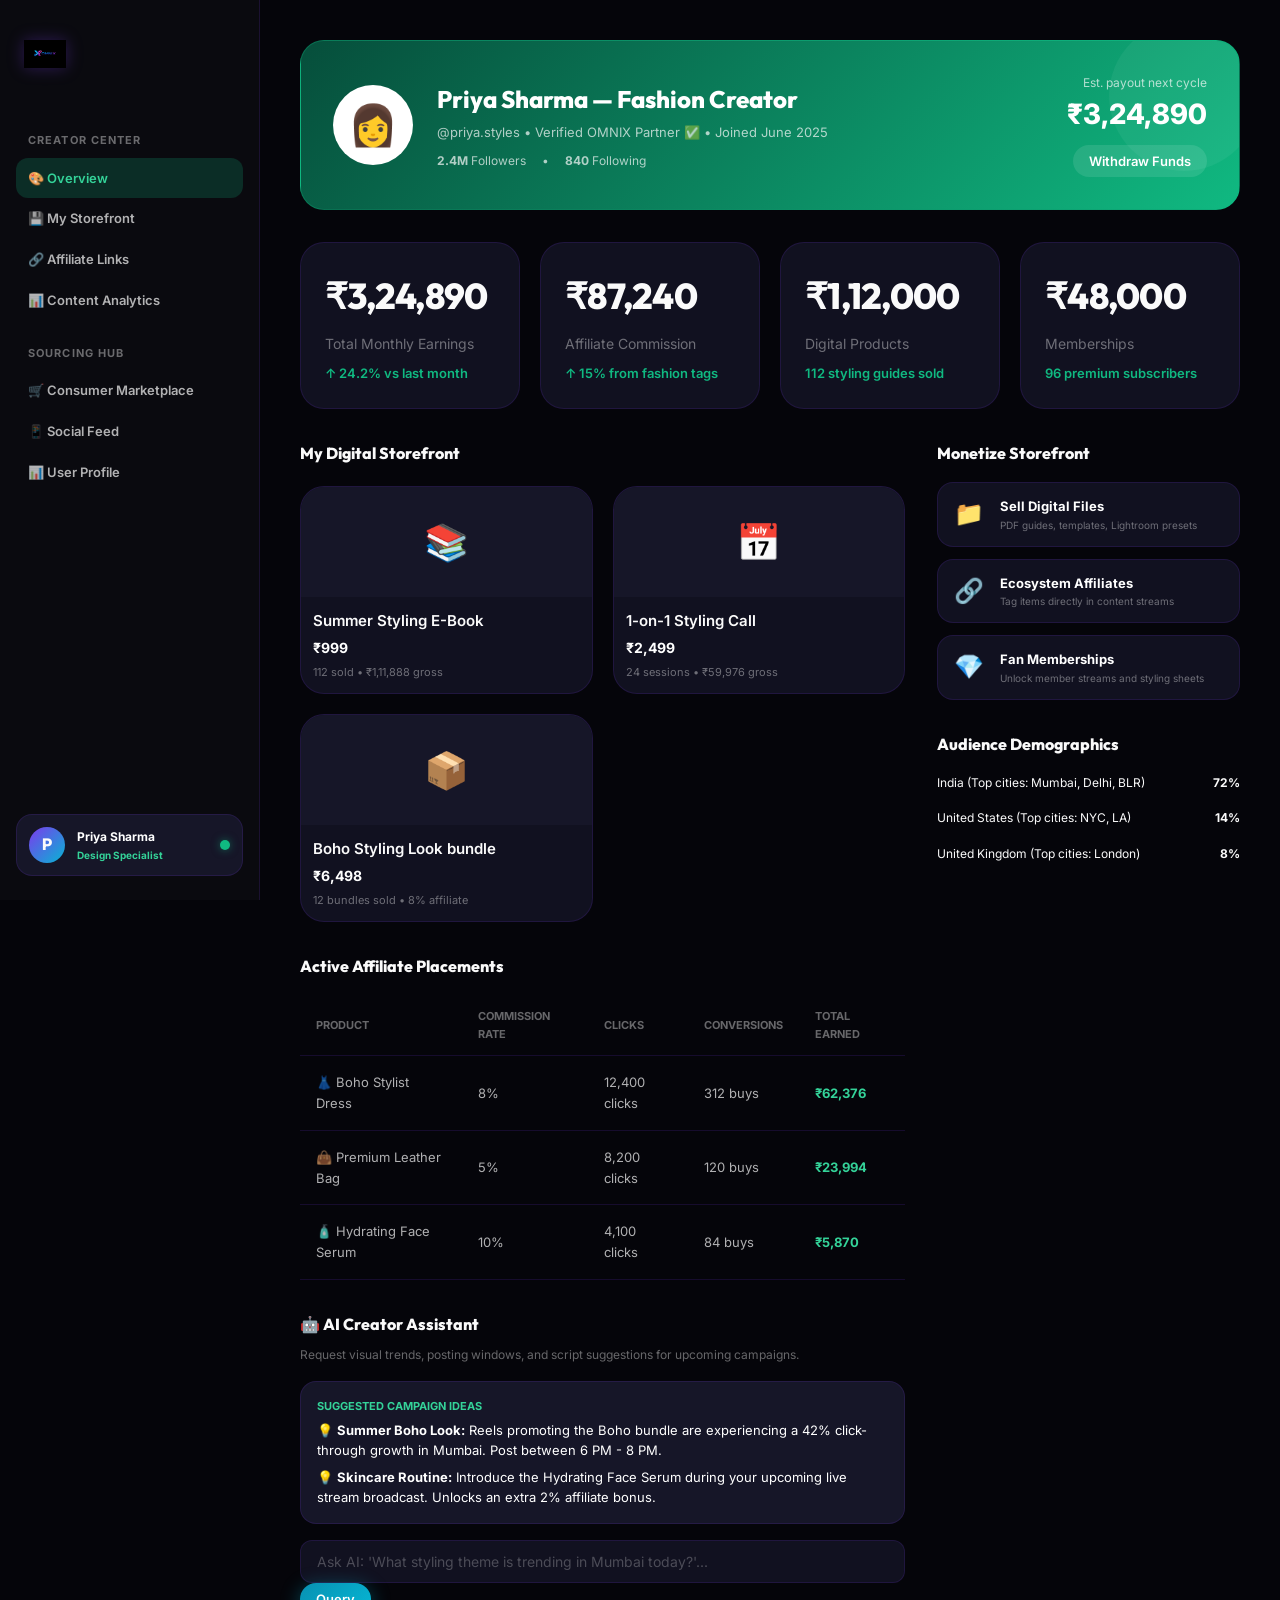
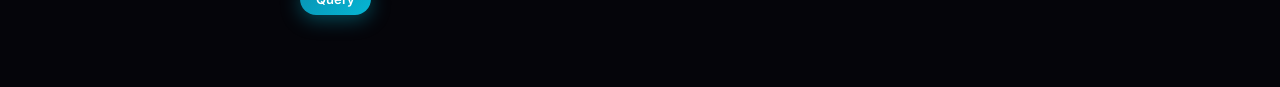
<file: creator-hub.html>
<!DOCTYPE html>
<html lang="en">
<head>
  <meta charset="UTF-8">
  <meta name="viewport" content="width=device-width, initial-scale=1.0">
  <title>OMNIX — Creator Sourcing Hub</title>
  <meta name="description" content="Manage your custom storefront, monetize digital files, analyze audience metrics, and deploy AI content models.">
  <link rel="stylesheet" href="css/omnix-design-system.css">
  <link rel="stylesheet" href="css/components.css">
  <link rel="stylesheet" href="css/animations.css">
  <style>
    body {
      background-color: var(--color-void);
      display: flex;
    }

    /* Fixed Left Sidebar */
    .dashboard-sidebar {
      position: fixed;
      top: 0;
      left: 0;
      bottom: 0;
      width: var(--sidebar-width);
      background: var(--color-space);
      border-right: 1px solid var(--color-border);
      padding: 24px 16px;
      display: flex;
      flex-direction: column;
      justify-content: space-between;
      z-index: 100;
    }

    .sidebar-logo {
      display: flex;
      align-items: center;
      gap: 12px;
      font-family: var(--font-display);
      font-weight: 800;
      font-size: 22px;
      margin-bottom: 32px;
      padding-left: 8px;
    }

    .sidebar-nav-group {
      margin-bottom: 24px;
    }

    .sidebar-nav-title {
      font-size: 11px;
      font-weight: 700;
      letter-spacing: 0.1em;
      text-transform: uppercase;
      color: var(--text-muted);
      margin-bottom: 8px;
      padding-left: 12px;
    }

    .sidebar-nav-link {
      display: flex;
      align-items: center;
      gap: 12px;
      padding: 10px 12px;
      border-radius: var(--radius-md);
      font-size: 13px;
      font-weight: 600;
      color: var(--text-secondary);
      transition: all 0.2s;
    }

    .sidebar-nav-link:hover, .sidebar-nav-link.active {
      color: #34D399;
      background: var(--emerald-dim);
    }

    .sidebar-user-card {
      background: var(--color-surface-2);
      border: 1px solid var(--color-border);
      border-radius: var(--radius-lg);
      padding: 12px;
      display: flex;
      align-items: center;
      gap: 12px;
    }

    /* Main Content Wrapper */
    .dashboard-main {
      margin-left: var(--sidebar-width);
      flex: 1;
      min-width: 0;
      padding: 40px;
    }

    .dashboard-header {
      display: flex;
      justify-content: space-between;
      align-items: center;
      margin-bottom: 32px;
    }

    /* Creator Profile Card in Header */
    .creator-profile-header {
      background: var(--grad-emerald);
      border-radius: var(--radius-xl);
      padding: 32px;
      display: flex;
      align-items: center;
      justify-content: space-between;
      margin-bottom: 32px;
      border: 1px solid rgba(16, 185, 129, 0.3);
      position: relative;
      overflow: hidden;
    }

    .creator-profile-header::before {
      content: '';
      position: absolute;
      right: -20px;
      top: -20px;
      width: 150px;
      height: 150px;
      background: rgba(255, 255, 255, 0.05);
      border-radius: 50%;
    }

    /* Custom Layout Grid for Dashboard Cards */
    .dashboard-grid {
      display: grid;
      grid-template-columns: 2fr 1fr;
      gap: 32px;
      margin-bottom: 32px;
    }

    .dashboard-col {
      display: flex;
      flex-direction: column;
      gap: 32px;
    }

    .stats-row {
      display: grid;
      grid-template-columns: repeat(4, 1fr);
      gap: 20px;
      margin-bottom: 32px;
    }

    .table-container {
      width: 100%;
      overflow-x: auto;
    }

    .custom-table {
      width: 100%;
      border-collapse: collapse;
      text-align: left;
      font-size: 13px;
    }

    .custom-table th {
      padding: 12px 16px;
      font-weight: 700;
      color: var(--text-muted);
      border-bottom: 1px solid var(--color-border);
      text-transform: uppercase;
      font-size: 11px;
    }

    .custom-table td {
      padding: 16px;
      border-bottom: 1px solid var(--color-border);
      color: var(--text-secondary);
    }

    .custom-table tr:hover {
      background: var(--color-surface-2);
    }
  </style>
</head>
<body>

  <!-- Sidebar Panel -->
  <aside class="dashboard-sidebar">
    <div>
      <div class="sidebar-logo"><img src="assets/images/logo.jpg" alt="OMNIX" style="height: 28px; filter: drop-shadow(0 0 8px rgba(124,58,237,0.3));"></div>

      <!-- Navigation groups -->
      <div class="sidebar-nav-group">
        <div class="sidebar-nav-title">Creator Center</div>
        <a href="creator-hub.html" class="sidebar-nav-link active">🎨 Overview</a>
        <a href="#" class="sidebar-nav-link" onclick="showToast('Loading digital products list...', 'info')">💾 My Storefront</a>
        <a href="#" class="sidebar-nav-link" onclick="showToast('Loading active affiliate links...', 'info')">🔗 Affiliate Links</a>
        <a href="#" class="sidebar-nav-link" onclick="showToast('Loading content metrics...', 'info')">📊 Content Analytics</a>
      </div>

      <div class="sidebar-nav-group">
        <div class="sidebar-nav-title">Sourcing Hub</div>
        <a href="marketplace.html" class="sidebar-nav-link">🛒 Consumer Marketplace</a>
        <a href="social-commerce.html" class="sidebar-nav-link">📱 Social Feed</a>
        <a href="dashboard.html" class="sidebar-nav-link">📊 User Profile</a>
      </div>
    </div>

    <!-- User bottom info -->
    <div class="sidebar-user-card">
      <div style="width:36px; height:36px; background:var(--grad-brand); border-radius:50%; display:flex; align-items:center; justify-content:center; font-weight:800; font-size:16px;">P</div>
      <div style="flex:1; min-width:0;">
        <div style="font-size:12px; font-weight:700; color:white;">Priya Sharma</div>
        <div style="font-size:10px; color:#34D399; font-weight:700;">Design Specialist</div>
      </div>
      <span class="order-status-dot delivered" style="width:10px; height:10px;"></span>
    </div>
  </aside>

  <!-- Main Content Console -->
  <main class="dashboard-main">
    
    <!-- Top Creator Profile Header -->
    <div class="creator-profile-header">
      <div style="display:flex; align-items:center; gap:24px;">
        <div style="width:80px; height:80px; background:white; border-radius:50%; display:flex; align-items:center; justify-content:center; font-size:40px; border:4px solid rgba(255,255,255,0.2);">👩</div>
        <div>
          <h1 style="font-family:var(--font-display); font-size:24px; font-weight:800; color:white;">Priya Sharma — Fashion Creator</h1>
          <p style="font-size:13px; color:var(--text-secondary); margin-top:4px;">@priya.styles • Verified OMNIX Partner ✅ • Joined June 2025</p>
          <div style="display:flex; gap:16px; margin-top:8px; font-size:12px; color:var(--text-secondary);">
            <span><strong>2.4M</strong> Followers</span>
            <span>•</span>
            <span><strong>840</strong> Following</span>
          </div>
        </div>
      </div>
      <div style="text-align:right;">
        <div style="font-size:12px; color:var(--text-secondary);">Est. payout next cycle</div>
        <div style="font-size:28px; font-weight:800; color:white;">₹3,24,890</div>
        <button class="btn btn-sm btn-ghost" style="margin-top:8px; background:rgba(255,255,255,0.1); border:none; color:white;" onclick="showToast('💸 Transferring funds to main wallet...', 'info')">Withdraw Funds</button>
      </div>
    </div>

    <!-- KPI Row -->
    <div class="stats-row">
      <div class="stat-card">
        <div class="stat-card-value">₹3,24,890</div>
        <div class="stat-card-label">Total Monthly Earnings</div>
        <div class="stat-card-change up">↑ 24.2% vs last month</div>
      </div>
      <div class="stat-card">
        <div class="stat-card-value">₹87,240</div>
        <div class="stat-card-label">Affiliate Commission</div>
        <div class="stat-card-change up">↑ 15% from fashion tags</div>
      </div>
      <div class="stat-card">
        <div class="stat-card-value">₹1,12,000</div>
        <div class="stat-card-label">Digital Products</div>
        <div class="stat-card-change up">112 styling guides sold</div>
      </div>
      <div class="stat-card">
        <div class="stat-card-value">₹48,000</div>
        <div class="stat-card-label">Memberships</div>
        <div class="stat-card-change up">96 premium subscribers</div>
      </div>
    </div>

    <!-- Core Layout Section -->
    <div class="dashboard-grid">
      <!-- LEFT COL -->
      <div class="dashboard-col">
        
        <!-- Creator Storefront -->
        <div class="panel-card">
          <h3 style="font-family:var(--font-display); font-size:16px; font-weight:800; margin-bottom:20px;">My Digital Storefront</h3>
          
          <div style="display:grid; grid-template-columns:repeat(auto-fill, minmax(220px, 1fr)); gap:20px;">
            <!-- E-Book -->
            <div class="product-card" onclick="showToast('Styling guide selected', 'info')">
              <div class="product-card-image" style="font-size:36px; height:110px;">📚</div>
              <div class="product-card-body" style="padding:12px;">
                <div class="product-card-name">Summer Styling E-Book</div>
                <div style="font-size:14px; font-weight:700; color:white;">₹999</div>
                <div style="font-size:11px; color:var(--text-muted); margin-top:4px;">112 sold • ₹1,11,888 gross</div>
              </div>
            </div>

            <!-- Consultation -->
            <div class="product-card" onclick="showToast('Consultation session selected', 'info')">
              <div class="product-card-image" style="font-size:36px; height:110px;">📅</div>
              <div class="product-card-body" style="padding:12px;">
                <div class="product-card-name">1-on-1 Styling Call</div>
                <div style="font-size:14px; font-weight:700; color:white;">₹2,499</div>
                <div style="font-size:11px; color:var(--text-muted); margin-top:4px;">24 sessions • ₹59,976 gross</div>
              </div>
            </div>

            <!-- Curated bundle -->
            <div class="product-card" onclick="showToast('Bundle selected', 'info')">
              <div class="product-card-image" style="font-size:36px; height:110px;">📦</div>
              <div class="product-card-body" style="padding:12px;">
                <div class="product-card-name">Boho Styling Look bundle</div>
                <div style="font-size:14px; font-weight:700; color:white;">₹6,498</div>
                <div style="font-size:11px; color:var(--text-muted); margin-top:4px;">12 bundles sold • 8% affiliate</div>
              </div>
            </div>
          </div>
        </div>

        <!-- Affiliate links table -->
        <div class="panel-card">
          <h3 style="font-family:var(--font-display); font-size:16px; font-weight:800; margin-bottom:16px;">Active Affiliate Placements</h3>
          <div class="table-container">
            <table class="custom-table">
              <thead>
                <tr>
                  <th>Product</th>
                  <th>Commission Rate</th>
                  <th>Clicks</th>
                  <th>Conversions</th>
                  <th>Total Earned</th>
                </tr>
              </thead>
              <tbody>
                <tr>
                  <td>👗 Boho Stylist Dress</td>
                  <td>8%</td>
                  <td>12,400 clicks</td>
                  <td>312 buys</td>
                  <td style="color:#34D399; font-weight:700;">₹62,376</td>
                </tr>
                <tr>
                  <td>👜 Premium Leather Bag</td>
                  <td>5%</td>
                  <td>8,200 clicks</td>
                  <td>120 buys</td>
                  <td style="color:#34D399; font-weight:700;">₹23,994</td>
                </tr>
                <tr>
                  <td>🧴 Hydrating Face Serum</td>
                  <td>10%</td>
                  <td>4,100 clicks</td>
                  <td>84 buys</td>
                  <td style="color:#34D399; font-weight:700;">₹5,870</td>
                </tr>
              </tbody>
            </table>
          </div>
        </div>

        <!-- AI Creator assistant chat stub -->
        <div class="panel-card" style="border-color: rgba(16, 185, 129, 0.3);">
          <h3 style="font-family:var(--font-display); font-size:16px; font-weight:800; margin-bottom:8px; display:flex; align-items:center; gap:8px;">🤖 AI Creator Assistant</h3>
          <p style="font-size:12px; color:var(--text-muted); margin-bottom:16px;">Request visual trends, posting windows, and script suggestions for upcoming campaigns.</p>
          
          <div style="background:var(--color-surface-2); border:1px solid var(--color-border); border-radius:var(--radius-lg); padding:16px; margin-bottom:16px;">
            <div style="font-size:11px; font-weight:700; color:#34D399; text-transform:uppercase; margin-bottom:6px;">Suggested Campaign Ideas</div>
            <div style="font-size:13px; color:white; line-height:1.5; margin-bottom:8px;">💡 <strong>Summer Boho Look:</strong> Reels promoting the Boho bundle are experiencing a 42% click-through growth in Mumbai. Post between 6 PM - 8 PM.</div>
            <div style="font-size:13px; color:white; line-height:1.5;">💡 <strong>Skincare Routine:</strong> Introduce the Hydrating Face Serum during your upcoming live stream broadcast. Unlocks an extra 2% affiliate bonus.</div>
          </div>
          
          <div class="input-wrapper">
            <input type="text" id="aiCreatorQuery" class="input" placeholder="Ask AI: 'What styling theme is trending in Mumbai today?'..." onkeyup="if(event.key==='Enter') showToast('🤖 Analyzing fashion trends database...', 'info')">
            <button class="btn btn-cyan btn-sm" onclick="showToast('🤖 Analyzing database trends...', 'info')">Query</button>
          </div>
        </div>

      </div>

      <!-- RIGHT COL -->
      <div class="dashboard-col">
        
        <!-- Monetization Options -->
        <div class="panel-card">
          <h3 style="font-family:var(--font-display); font-size:16px; font-weight:800; margin-bottom:16px;">Monetize Storefront</h3>
          <div style="display:flex; flex-direction:column; gap:12px;">
            <div class="quick-action" style="flex-direction:row; justify-content:flex-start; gap:16px; text-align:left; padding:12px 16px;" onclick="showToast('Adding product upload portal...', 'info')">
              <span style="font-size:24px;">📁</span>
              <div>
                <div style="font-weight:700; font-size:13px; color:white;">Sell Digital Files</div>
                <div style="font-size:10px; color:var(--text-muted);">PDF guides, templates, Lightroom presets</div>
              </div>
            </div>

            <div class="quick-action" style="flex-direction:row; justify-content:flex-start; gap:16px; text-align:left; padding:12px 16px;" onclick="showToast('Affiliate directory loading...', 'info')">
              <span style="font-size:24px;">🔗</span>
              <div>
                <div style="font-weight:700; font-size:13px; color:white;">Ecosystem Affiliates</div>
                <div style="font-size:10px; color:var(--text-muted);">Tag items directly in content streams</div>
              </div>
            </div>

            <div class="quick-action" style="flex-direction:row; justify-content:flex-start; gap:16px; text-align:left; padding:12px 16px;" onclick="showToast('Membership configuration loading...', 'info')">
              <span style="font-size:24px;">💎</span>
              <div>
                <div style="font-weight:700; font-size:13px; color:white;">Fan Memberships</div>
                <div style="font-size:10px; color:var(--text-muted);">Unlock member streams and styling sheets</div>
              </div>
            </div>
          </div>
        </div>

        <!-- Audience Demographics -->
        <div class="panel-card">
          <h3 style="font-family:var(--font-display); font-size:16px; font-weight:800; margin-bottom:16px;">Audience Demographics</h3>
          
          <div style="display:flex; flex-direction:column; gap:12px; font-size:12px;">
            <div>
              <div style="display:flex; justify-content:space-between; margin-bottom:4px;">
                <span>India (Top cities: Mumbai, Delhi, BLR)</span>
                <strong>72%</strong>
              </div>
              <div class="stock-bar"><div class="stock-fill" style="width: 72%; background: #34D399;"></div></div>
            </div>
            <div>
              <div style="display:flex; justify-content:space-between; margin-bottom:4px;">
                <span>United States (Top cities: NYC, LA)</span>
                <strong>14%</strong>
              </div>
              <div class="stock-bar"><div class="stock-fill" style="width: 14%; background: #34D399;"></div></div>
            </div>
            <div>
              <div style="display:flex; justify-content:space-between; margin-bottom:4px;">
                <span>United Kingdom (Top cities: London)</span>
                <strong>8%</strong>
              </div>
              <div class="stock-bar"><div class="stock-fill" style="width: 8%; background: #34D399;"></div></div>
            </div>
          </div>
        </div>

      </div>
    </div>
  </main>

  <script src="js/omnix-core.js"></script>
</body>
</html>
</file>
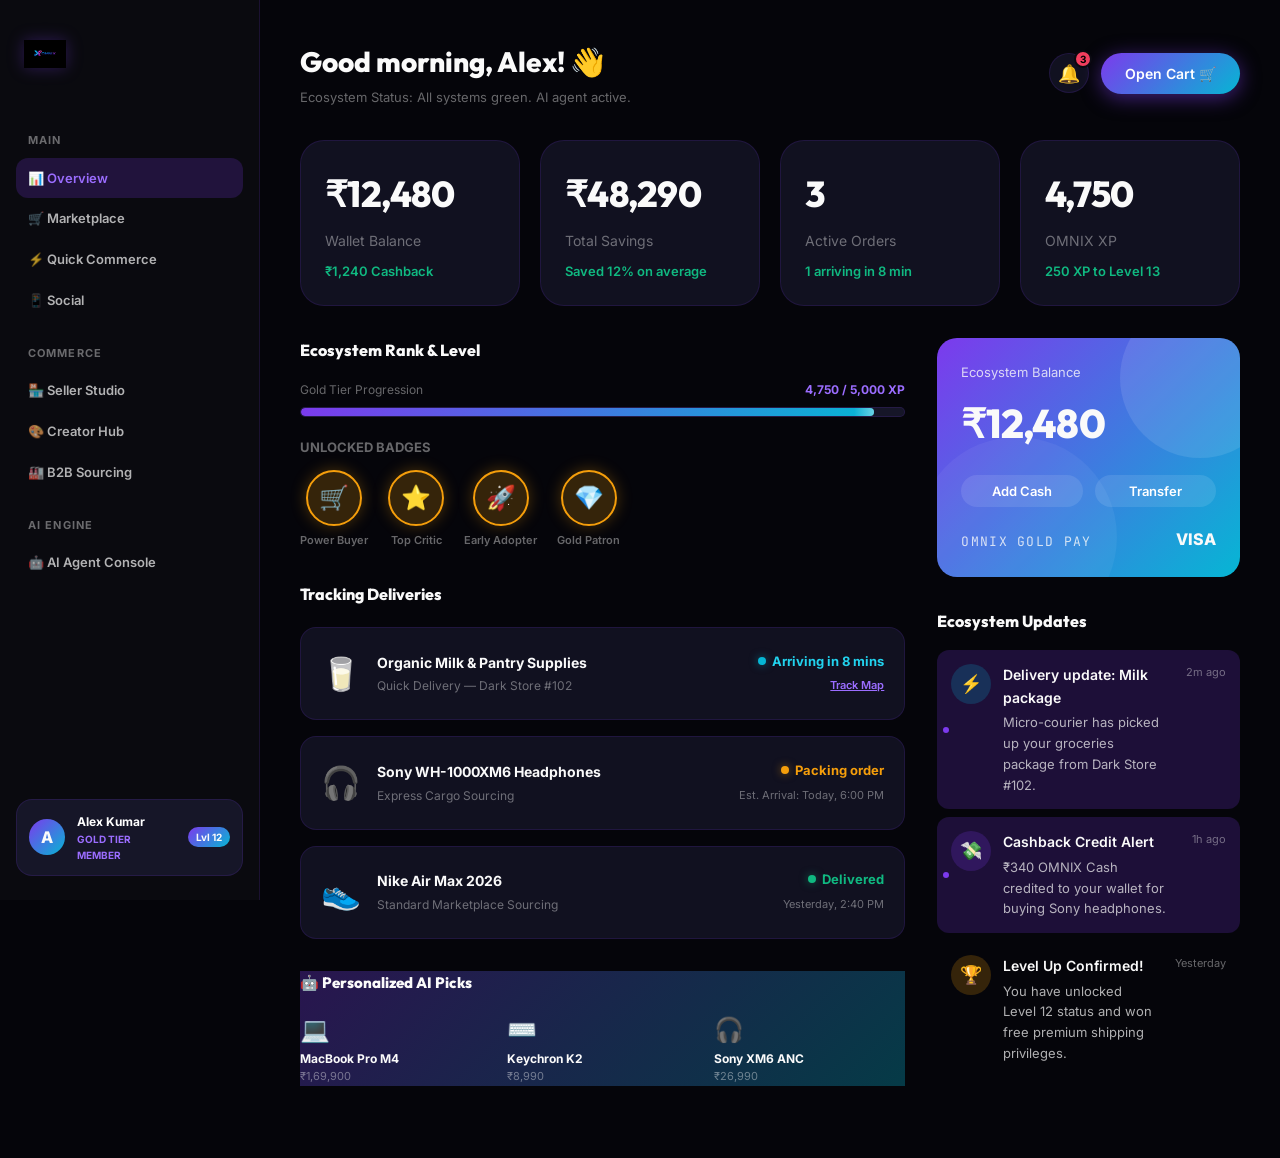
<file: dashboard.html>
<!DOCTYPE html>
<html lang="en">
<head>
  <meta charset="UTF-8">
  <meta name="viewport" content="width=device-width, initial-scale=1.0">
  <title>OMNIX — User Dashboard</title>
  <meta name="description" content="Manage your unified commerce account, wallet, order tracking, and AI configurations.">
  <link rel="stylesheet" href="css/omnix-design-system.css">
  <link rel="stylesheet" href="css/components.css">
  <link rel="stylesheet" href="css/animations.css">
  <style>
    body {
      background-color: var(--color-void);
      display: flex;
    }

    /* Override standard nav since we have a custom sidebar */
    .omnix-nav {
      display: none !important;
    }

    /* Fixed Left Sidebar */
    .dashboard-sidebar {
      position: fixed;
      top: 0;
      left: 0;
      bottom: 0;
      width: var(--sidebar-width);
      background: var(--color-space);
      border-right: 1px solid var(--color-border);
      padding: 24px 16px;
      display: flex;
      flex-direction: column;
      justify-content: space-between;
      z-index: 100;
    }

    .sidebar-logo {
      display: flex;
      align-items: center;
      gap: 12px;
      font-family: var(--font-display);
      font-weight: 800;
      font-size: 22px;
      margin-bottom: 32px;
      padding-left: 8px;
    }

    .sidebar-nav-group {
      margin-bottom: 24px;
    }

    .sidebar-nav-title {
      font-size: 11px;
      font-weight: 700;
      letter-spacing: 0.1em;
      text-transform: uppercase;
      color: var(--text-muted);
      margin-bottom: 8px;
      padding-left: 12px;
    }

    .sidebar-nav-link {
      display: flex;
      align-items: center;
      gap: 12px;
      padding: 10px 12px;
      border-radius: var(--radius-md);
      font-size: 13px;
      font-weight: 600;
      color: var(--text-secondary);
      transition: all 0.2s;
    }

    .sidebar-nav-link:hover, .sidebar-nav-link.active {
      color: var(--violet-light);
      background: var(--violet-dim);
    }

    .sidebar-user-card {
      background: var(--color-surface-2);
      border: 1px solid var(--color-border);
      border-radius: var(--radius-lg);
      padding: 12px;
      display: flex;
      align-items: center;
      gap: 12px;
    }

    /* Main Content Wrapper */
    .dashboard-main {
      margin-left: var(--sidebar-width);
      flex: 1;
      min-width: 0;
      padding: 40px;
    }

    .dashboard-header {
      display: flex;
      justify-content: space-between;
      align-items: center;
      margin-bottom: 32px;
    }

    /* Custom Layout Grid for Dashboard Cards */
    .dashboard-grid {
      display: grid;
      grid-template-columns: 2fr 1fr;
      gap: 32px;
      margin-bottom: 32px;
    }

    .dashboard-col {
      display: flex;
      flex-direction: column;
      gap: 32px;
    }

    .stats-row {
      display: grid;
      grid-template-columns: repeat(4, 1fr);
      gap: 20px;
      margin-bottom: 32px;
    }
  </style>
</head>
<body>

  <!-- Sidebar Panel -->
  <aside class="dashboard-sidebar">
    <div>
      <div class="sidebar-logo"><img src="assets/images/logo.jpg" alt="OMNIX" style="height: 28px; filter: drop-shadow(0 0 8px rgba(124,58,237,0.3));"></div>

      <!-- Navigation groups -->
      <div class="sidebar-nav-group">
        <div class="sidebar-nav-title">Main</div>
        <a href="dashboard.html" class="sidebar-nav-link active">📊 Overview</a>
        <a href="marketplace.html" class="sidebar-nav-link">🛒 Marketplace</a>
        <a href="quick-commerce.html" class="sidebar-nav-link">⚡ Quick Commerce</a>
        <a href="social-commerce.html" class="sidebar-nav-link">📱 Social</a>
      </div>

      <div class="sidebar-nav-group">
        <div class="sidebar-nav-title">Commerce</div>
        <a href="seller-studio.html" class="sidebar-nav-link">🏪 Seller Studio</a>
        <a href="creator-hub.html" class="sidebar-nav-link">🎨 Creator Hub</a>
        <a href="b2b.html" class="sidebar-nav-link">🏭 B2B Sourcing</a>
      </div>

      <div class="sidebar-nav-group">
        <div class="sidebar-nav-title">AI Engine</div>
        <a href="ai-agent.html" class="sidebar-nav-link">🤖 AI Agent Console</a>
      </div>
    </div>

    <!-- User bottom info -->
    <div class="sidebar-user-card">
      <div style="width:36px; height:36px; background:var(--grad-brand); border-radius:50%; display:flex; align-items:center; justify-content:center; font-weight:800; font-size:16px;">A</div>
      <div style="flex:1; min-width:0;">
        <div style="font-size:12px; font-weight:700; color:white;">Alex Kumar</div>
        <div style="font-size:10px; color:var(--violet-light); font-weight:700; text-transform:uppercase;">Gold Tier Member</div>
      </div>
      <div class="level-badge" style="padding: 2px 8px; font-size:10px;">Lvl 12</div>
    </div>
  </aside>

  <!-- Main Content Console -->
  <main class="dashboard-main">
    
    <!-- Top Header -->
    <div class="dashboard-header">
      <div>
        <h1 style="font-family:var(--font-display); font-size:28px; font-weight:800;">Good morning, Alex! 👋</h1>
        <p style="font-size:13px; color:var(--text-muted); margin-top:2px;">Ecosystem Status: All systems green. AI agent active.</p>
      </div>
      <div style="display:flex; gap:12px;">
        <button class="nav-cart" id="notifyBtn" style="position:relative;" onclick="showToast('🔔 No new system notifications.', 'info')">
          <span>🔔</span>
          <span class="cart-badge" style="background:var(--rose);">3</span>
        </button>
        <button class="btn btn-primary" onclick="toggleCart()">Open Cart 🛒</button>
      </div>
    </div>

    <!-- Stat Row -->
    <div class="stats-row">
      <div class="stat-card">
        <div class="stat-card-value">₹12,480</div>
        <div class="stat-card-label">Wallet Balance</div>
        <div class="stat-card-change up">₹1,240 Cashback</div>
      </div>
      <div class="stat-card">
        <div class="stat-card-value">₹48,290</div>
        <div class="stat-card-label">Total Savings</div>
        <div class="stat-card-change up">Saved 12% on average</div>
      </div>
      <div class="stat-card">
        <div class="stat-card-value">3</div>
        <div class="stat-card-label">Active Orders</div>
        <div class="stat-card-change up">1 arriving in 8 min</div>
      </div>
      <div class="stat-card">
        <div class="stat-card-value">4,750</div>
        <div class="stat-card-label">OMNIX XP</div>
        <div class="stat-card-change up">250 XP to Level 13</div>
      </div>
    </div>

    <!-- Core Layout Section -->
    <div class="dashboard-grid">
      <!-- LEFT COL -->
      <div class="dashboard-col">
        
        <!-- Gamification & Badges -->
        <div class="panel-card">
          <h3 style="font-family:var(--font-display); font-size:16px; font-weight:800; margin-bottom:16px;">Ecosystem Rank & Level</h3>
          <div class="xp-bar-container" style="margin-bottom:20px;">
            <div class="xp-bar-header">
              <span class="xp-label">Gold Tier Progression</span>
              <span class="xp-value">4,750 / 5,000 XP</span>
            </div>
            <div class="xp-bar"><div class="xp-fill" style="width: 95%;"></div></div>
          </div>
          
          <h4 style="font-size:13px; font-weight:700; color:var(--text-muted); text-transform:uppercase; margin-bottom:12px;">Unlocked Badges</h4>
          <div style="display:flex; gap:20px; flex-wrap:wrap;">
            <div class="achievement">
              <div class="achievement-icon unlocked">🛒</div>
              <div class="achievement-label">Power Buyer</div>
            </div>
            <div class="achievement">
              <div class="achievement-icon unlocked">⭐</div>
              <div class="achievement-label">Top Critic</div>
            </div>
            <div class="achievement">
              <div class="achievement-icon unlocked">🚀</div>
              <div class="achievement-label">Early Adopter</div>
            </div>
            <div class="achievement">
              <div class="achievement-icon unlocked">💎</div>
              <div class="achievement-label">Gold Patron</div>
            </div>
          </div>
        </div>

        <!-- Active Orders -->
        <div class="panel-card">
          <h3 style="font-family:var(--font-display); font-size:16px; font-weight:800; margin-bottom:20px;">Tracking Deliveries</h3>
          <div style="display:flex; flex-direction:column; gap:16px;">
            
            <!-- Order 1 -->
            <div class="order-card" style="display:flex; align-items:center; justify-content:space-between;">
              <div style="display:flex; align-items:center; gap:16px;">
                <div style="font-size:32px;">🥛</div>
                <div>
                  <h4 style="font-size:14px; font-weight:700;">Organic Milk & Pantry Supplies</h4>
                  <p style="font-size:12px; color:var(--text-muted); margin-top:2px;">Quick Delivery — Dark Store #102</p>
                </div>
              </div>
              <div style="text-align:right;">
                <div style="font-size:13px; font-weight:700; color:var(--cyan-light); display:flex; align-items:center; gap:6px; justify-content:flex-end;">
                  <span class="order-status-dot in-transit"></span> Arriving in 8 mins
                </div>
                <a href="quick-commerce.html" style="font-size:11px; color:var(--violet-light); font-weight:600; text-decoration:underline;">Track Map</a>
              </div>
            </div>

            <!-- Order 2 -->
            <div class="order-card" style="display:flex; align-items:center; justify-content:space-between;">
              <div style="display:flex; align-items:center; gap:16px;">
                <div style="font-size:32px;">🎧</div>
                <div>
                  <h4 style="font-size:14px; font-weight:700;">Sony WH-1000XM6 Headphones</h4>
                  <p style="font-size:12px; color:var(--text-muted); margin-top:2px;">Express Cargo Sourcing</p>
                </div>
              </div>
              <div style="text-align:right;">
                <div style="font-size:13px; font-weight:700; color:var(--amber); display:flex; align-items:center; gap:6px; justify-content:flex-end;">
                  <span class="order-status-dot processing"></span> Packing order
                </div>
                <span style="font-size:11px; color:var(--text-muted);">Est. Arrival: Today, 6:00 PM</span>
              </div>
            </div>

            <!-- Order 3 -->
            <div class="order-card" style="display:flex; align-items:center; justify-content:space-between;">
              <div style="display:flex; align-items:center; gap:16px;">
                <div style="font-size:32px;">👟</div>
                <div>
                  <h4 style="font-size:14px; font-weight:700;">Nike Air Max 2026</h4>
                  <p style="font-size:12px; color:var(--text-muted); margin-top:2px;">Standard Marketplace Sourcing</p>
                </div>
              </div>
              <div style="text-align:right;">
                <div style="font-size:13px; font-weight:700; color:var(--emerald); display:flex; align-items:center; gap:6px; justify-content:flex-end;">
                  <span class="order-status-dot delivered"></span> Delivered
                </div>
                <span style="font-size:11px; color:var(--text-muted);">Yesterday, 2:40 PM</span>
              </div>
            </div>

          </div>
        </div>

        <!-- AI Shopping Recommendations Strip -->
        <div class="panel-card" style="background:var(--grad-brand-soft); border-color: rgba(124, 58, 237, 0.3);">
          <h3 style="font-family:var(--font-display); font-size:15px; font-weight:800; margin-bottom:16px;">🤖 Personalized AI Picks</h3>
          <div style="display:grid; grid-template-columns: repeat(3, 1fr); gap:16px;">
            <div class="result-small-card" style="margin-bottom:0;" onclick="addToCart('ai1', 'MacBook Pro M4', 'Apple', 169900, '💻')">
              <div style="font-size:24px;">💻</div>
              <div>
                <div style="font-size:12px; font-weight:700; white-space:nowrap; overflow:hidden; text-overflow:ellipsis;">MacBook Pro M4</div>
                <div style="font-size:11px; color:var(--text-muted);">₹1,69,900</div>
              </div>
            </div>
            <div class="result-small-card" style="margin-bottom:0;" onclick="addToCart('ai3', 'Mechanical Keyboard', 'Keychron', 8990, '⌨️')">
              <div style="font-size:24px;">⌨️</div>
              <div>
                <div style="font-size:12px; font-weight:700; white-space:nowrap; overflow:hidden; text-overflow:ellipsis;">Keychron K2</div>
                <div style="font-size:11px; color:var(--text-muted);">₹8,990</div>
              </div>
            </div>
            <div class="result-small-card" style="margin-bottom:0;" onclick="addToCart('d2', 'Sony WH-1000XM6', 'Sony', 26990, '🎧')">
              <div style="font-size:24px;">🎧</div>
              <div>
                <div style="font-size:12px; font-weight:700; white-space:nowrap; overflow:hidden; text-overflow:ellipsis;">Sony XM6 ANC</div>
                <div style="font-size:11px; color:var(--text-muted);">₹26,990</div>
              </div>
            </div>
          </div>
        </div>

      </div>

      <!-- RIGHT COL -->
      <div class="dashboard-col">
        
        <!-- Wallet Card -->
        <div class="wallet-card">
          <div class="wallet-balance-label">Ecosystem Balance</div>
          <div class="wallet-balance-amount">₹12,480</div>
          <div style="display:grid; grid-template-columns:repeat(2,1fr); gap:12px; margin-bottom:20px;">
            <button class="btn btn-ghost btn-sm" style="background:rgba(255,255,255,0.1); border:none; color:white;" onclick="showToast('💵 Top-up window loading...', 'info')">Add Cash</button>
            <button class="btn btn-ghost btn-sm" style="background:rgba(255,255,255,0.1); border:none; color:white;" onclick="showToast('💸 Transfer modal initialized.', 'info')">Transfer</button>
          </div>
          <div class="wallet-card-row">
            <span class="wallet-card-number">OMNIX GOLD PAY</span>
            <span style="font-weight:800;">VISA</span>
          </div>
        </div>

        <!-- Notifications -->
        <div class="panel-card">
          <h3 style="font-family:var(--font-display); font-size:16px; font-weight:800; margin-bottom:16px;">Ecosystem Updates</h3>
          <div style="display:flex; flex-direction:column; gap:8px;">
            
            <div class="notification-item unread">
              <div class="notification-icon" style="background:var(--cyan-dim); color:var(--cyan-light);">⚡</div>
              <div class="notification-content">
                <div class="notification-title">Delivery update: Milk package</div>
                <div class="notification-desc">Micro-courier has picked up your groceries package from Dark Store #102.</div>
              </div>
              <div class="notification-time">2m ago</div>
            </div>

            <div class="notification-item unread">
              <div class="notification-icon" style="background:var(--violet-dim); color:var(--violet-light);">💸</div>
              <div class="notification-content">
                <div class="notification-title">Cashback Credit Alert</div>
                <div class="notification-desc">₹340 OMNIX Cash credited to your wallet for buying Sony headphones.</div>
              </div>
              <div class="notification-time">1h ago</div>
            </div>

            <div class="notification-item">
              <div class="notification-icon" style="background:var(--amber-dim); color:var(--amber);">🏆</div>
              <div class="notification-content">
                <div class="notification-title">Level Up Confirmed!</div>
                <div class="notification-desc">You have unlocked Level 12 status and won free premium shipping privileges.</div>
              </div>
              <div class="notification-time">Yesterday</div>
            </div>

          </div>
        </div>

      </div>
    </div>
  </main>

  <script src="js/omnix-core.js"></script>
</body>
</html>
</file>
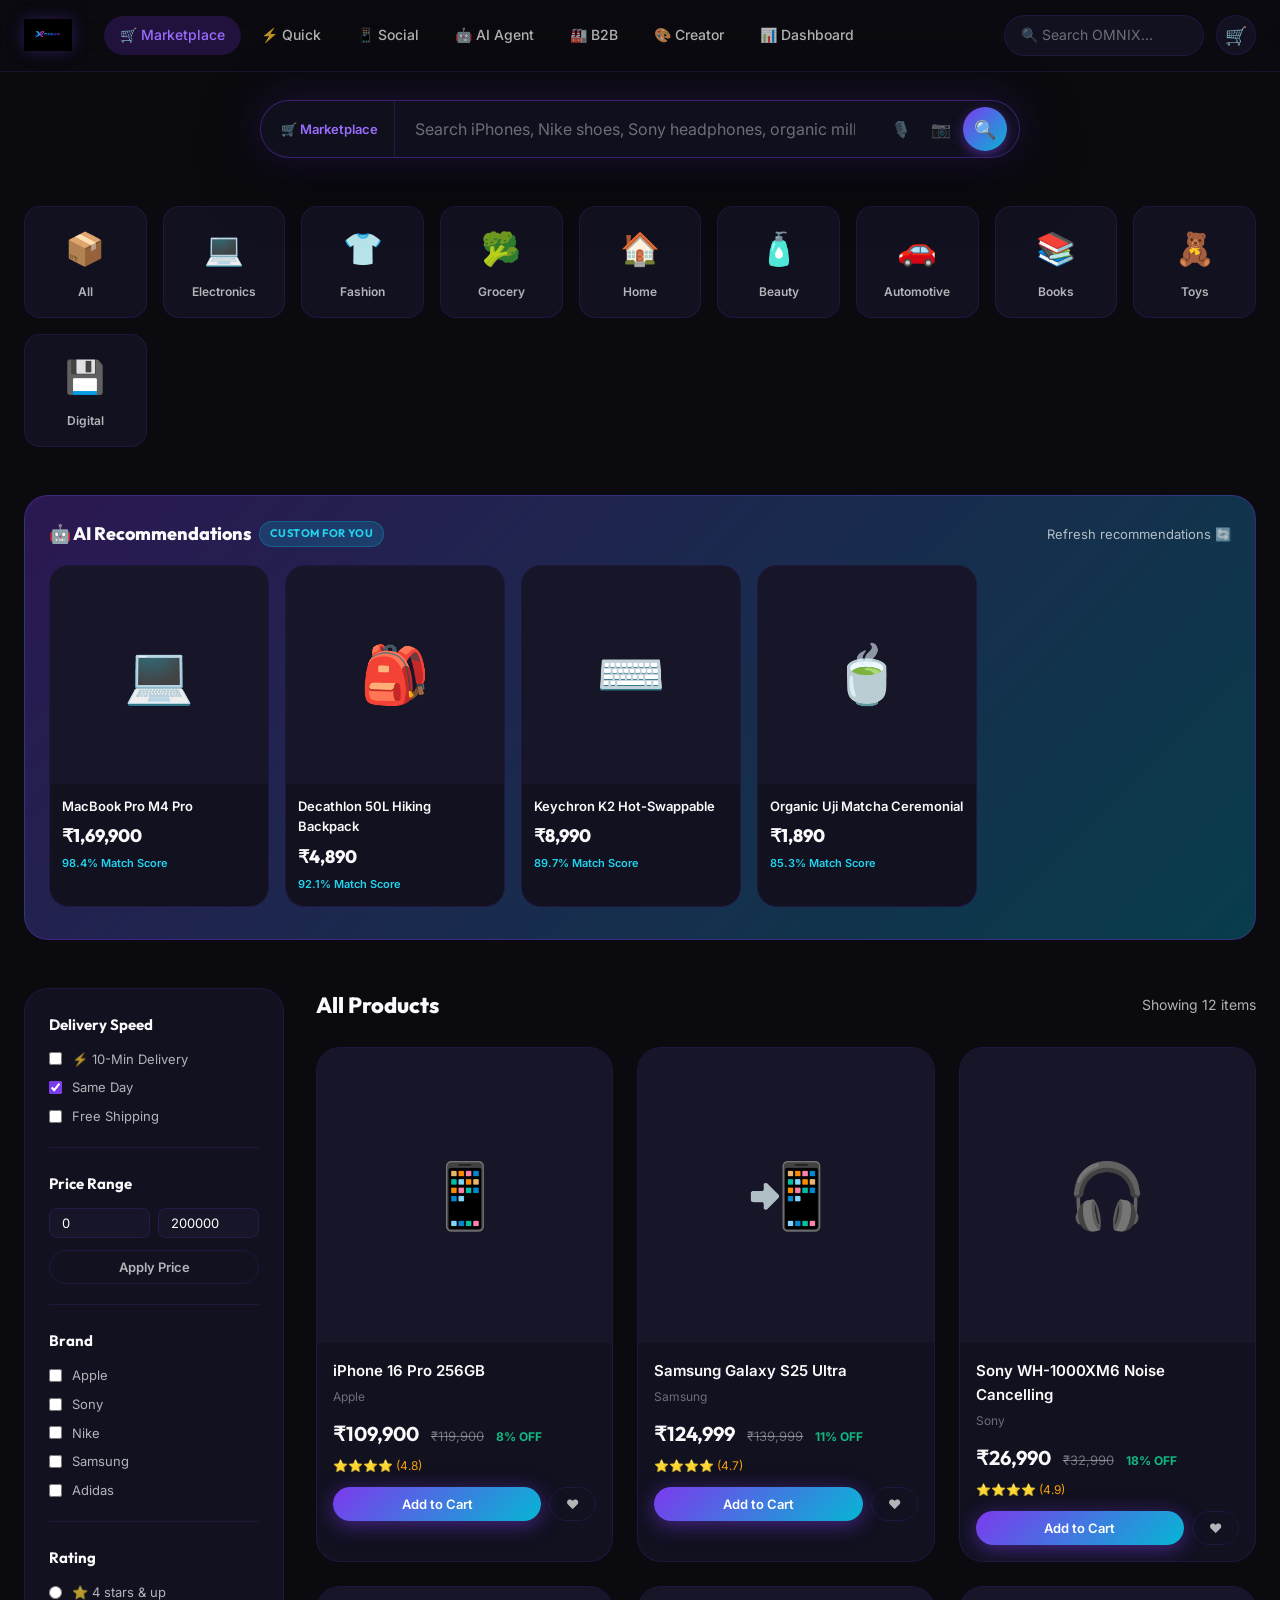
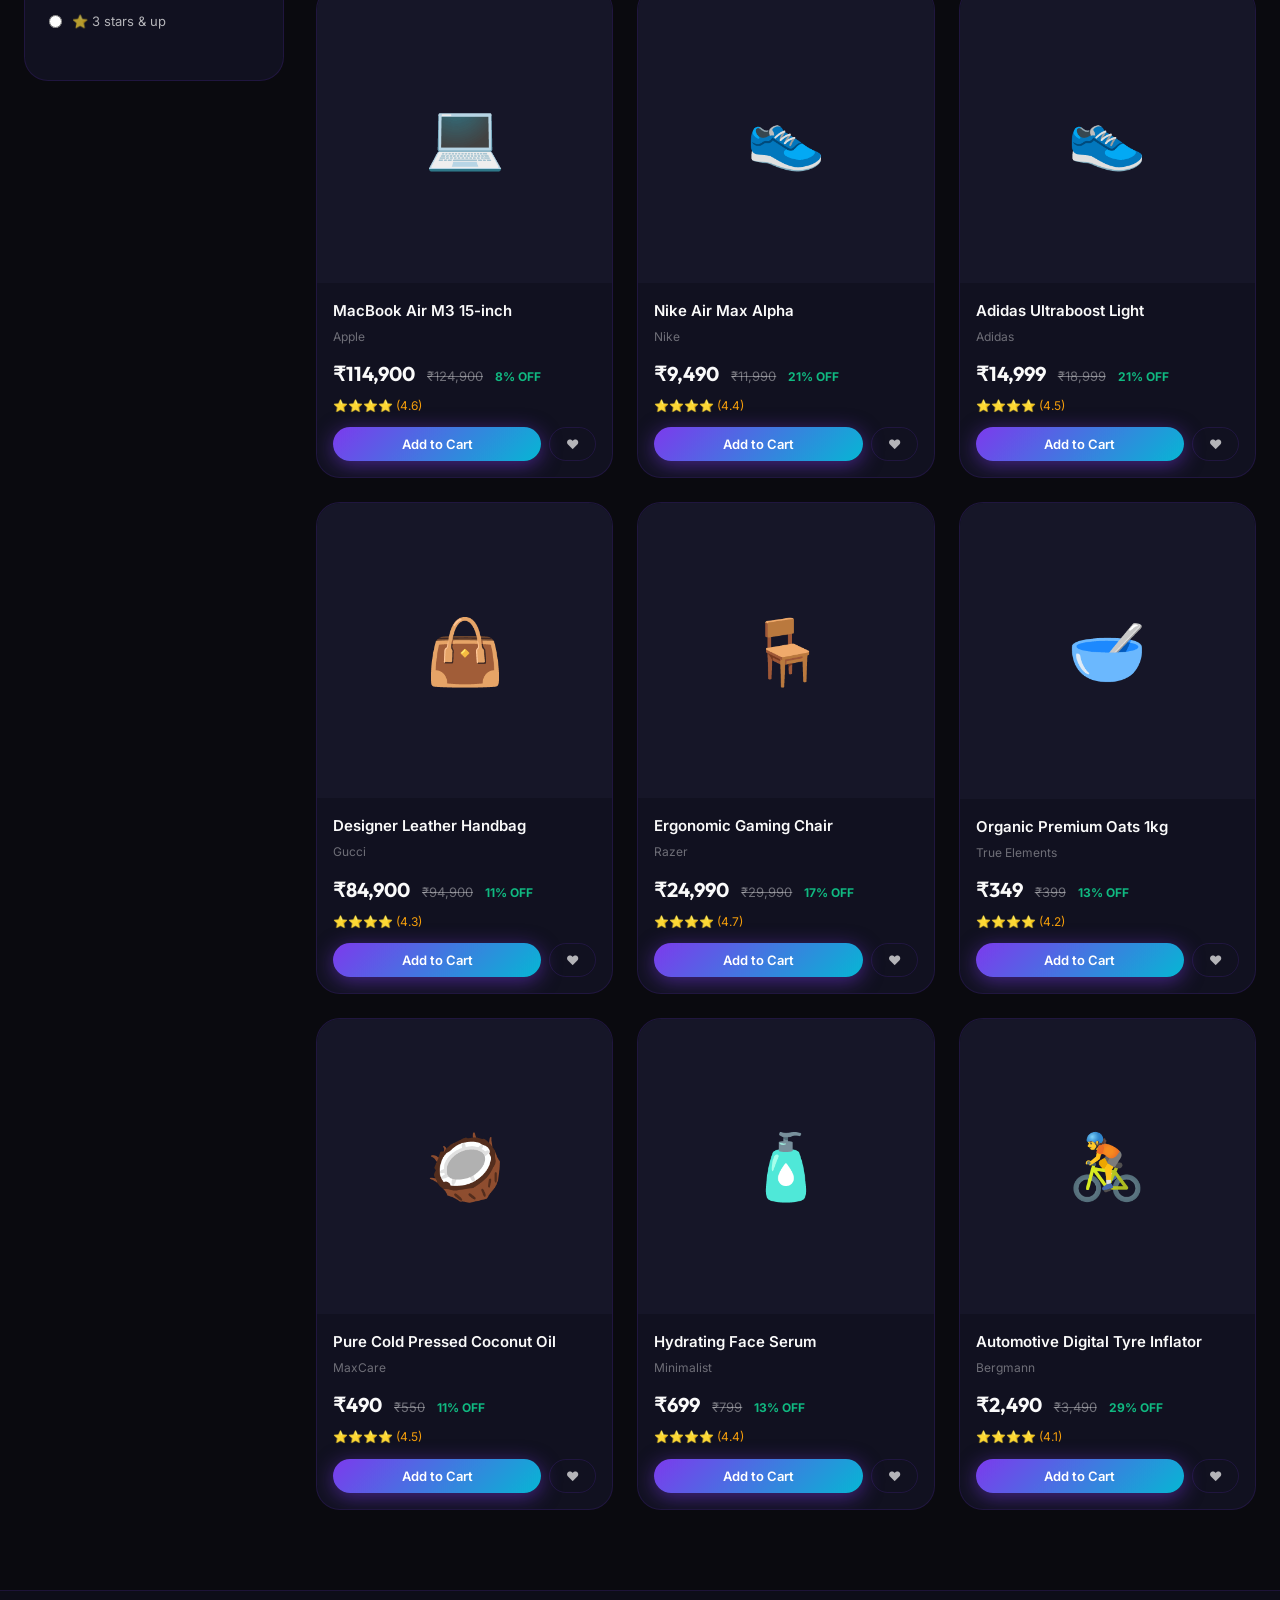
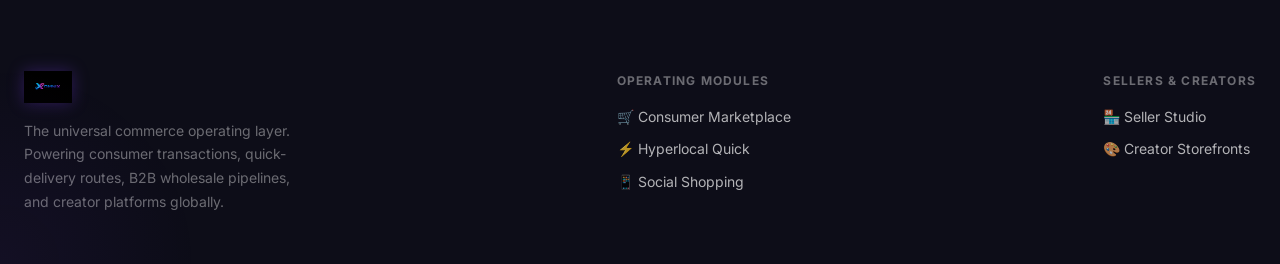
<file: marketplace.html>
<!DOCTYPE html>
<html lang="en">
<head>
  <meta charset="UTF-8">
  <meta name="viewport" content="width=device-width, initial-scale=1.0">
  <title>OMNIX — E-Commerce Marketplace</title>
  <meta name="description" content="Explore millions of products across electronics, fashion, grocery, luxury, and home with cognitive AI search.">
  <link rel="stylesheet" href="css/omnix-design-system.css">
  <link rel="stylesheet" href="css/components.css">
  <link rel="stylesheet" href="css/animations.css">
  <style>
    .marketplace-container {
      max-width: var(--container-max);
      margin: 100px auto 60px;
      padding: 0 24px;
    }

    /* Category Grid */
    .category-grid {
      display: grid;
      grid-template-columns: repeat(auto-fill, minmax(110px, 1fr));
      gap: 16px;
      margin-bottom: 48px;
    }

    /* Layout: Filters Sidebar + Grid */
    .shop-layout {
      display: grid;
      grid-template-columns: 260px 1fr;
      gap: 32px;
      align-items: start;
    }

    /* Sidebar Filters */
    .sidebar-filters {
      background: var(--color-surface);
      border: 1px solid var(--color-border);
      border-radius: var(--radius-xl);
      padding: 24px;
      position: sticky;
      top: 100px;
    }

    .filter-group {
      margin-bottom: 24px;
      border-bottom: 1px solid var(--color-border);
      padding-bottom: 20px;
    }

    .filter-group:last-child {
      border-bottom: none;
      padding-bottom: 0;
    }

    .filter-title {
      font-family: var(--font-display);
      font-size: 15px;
      font-weight: 700;
      margin-bottom: 12px;
      color: var(--text-primary);
    }

    .filter-list {
      display: flex;
      flex-direction: column;
      gap: 8px;
    }

    .filter-checkbox-label {
      display: flex;
      align-items: center;
      gap: 10px;
      font-size: 13px;
      color: var(--text-secondary);
      cursor: pointer;
    }

    .filter-checkbox-label input {
      accent-color: var(--violet);
    }

    .price-range-inputs {
      display: flex;
      gap: 8px;
      margin-top: 12px;
    }

    .price-input {
      width: 50%;
      padding: 6px 12px;
      background: var(--color-surface-2);
      border: 1px solid var(--color-border);
      border-radius: var(--radius-sm);
      color: white;
      font-size: 13px;
    }

    /* Products Main Area */
    .products-header {
      display: flex;
      justify-content: space-between;
      align-items: center;
      margin-bottom: 24px;
    }

    .products-grid {
      display: grid;
      grid-template-columns: repeat(auto-fill, minmax(260px, 1fr));
      gap: 24px;
    }

    .ai-recom-strip {
      background: var(--grad-brand-soft);
      border: 1px solid rgba(124, 58, 237, 0.3);
      border-radius: var(--radius-xl);
      padding: 24px;
      margin-bottom: 48px;
    }
  </style>
</head>
<body>

  <!-- Navigation -->
  <nav class="omnix-nav" id="mainNav">
    <div class="nav-container">
      <a href="index.html" class="nav-logo"><img src="assets/images/logo.jpg" alt="OMNIX" style="height: 32px; filter: drop-shadow(0 0 8px rgba(124,58,237,0.3));"></a>
      <div class="nav-links">
        <a href="marketplace.html" class="nav-link">🛒 Marketplace</a>
        <a href="quick-commerce.html" class="nav-link">⚡ Quick</a>
        <a href="social-commerce.html" class="nav-link">📱 Social</a>
        <a href="ai-agent.html" class="nav-link">🤖 AI Agent</a>
        <a href="b2b.html" class="nav-link">🏭 B2B</a>
        <a href="creator-hub.html" class="nav-link">🎨 Creator</a>
        <a href="dashboard.html" class="nav-link">📊 Dashboard</a>
      </div>
      <div class="nav-actions">
        <div class="nav-search" onclick="document.getElementById('searchModal').classList.add('open')">
          <span>🔍 Search OMNIX...</span>
        </div>
        <button class="nav-cart" id="cartBtn" onclick="toggleCart()">
          <span>🛒</span>
          <span id="cartCount" class="cart-badge">0</span>
        </button>
      </div>
    </div>
  </nav>

  <main class="marketplace-container">
    
    <!-- Mega Search Centered -->
    <div class="mega-search" style="margin-bottom: 48px;">
      <div class="mega-search-box">
        <div class="mega-search-mode">🛒 Marketplace</div>
        <input id="searchQueryInput" class="mega-search-input" placeholder="Search iPhones, Nike shoes, Sony headphones, organic milk...">
        <div class="mega-search-actions">
          <button class="search-mode-btn" title="Voice Search" onclick="showToast('🎙️ Listening...', 'info')">🎙️</button>
          <button class="search-mode-btn" title="Visual Sourcing" onclick="showToast('📷 Opening Camera...', 'info')">📷</button>
          <button class="mega-search-btn" onclick="executeLocalSearch()">🔍</button>
        </div>
      </div>
    </div>

    <!-- Category Pills -->
    <div class="category-grid">
      <a href="#" class="category-pill" onclick="filterCategory('all')">
        <span class="category-pill-icon">📦</span>
        <span class="category-pill-label">All</span>
      </a>
      <a href="#" class="category-pill" onclick="filterCategory('Electronics')">
        <span class="category-pill-icon">💻</span>
        <span class="category-pill-label">Electronics</span>
      </a>
      <a href="#" class="category-pill" onclick="filterCategory('Fashion')">
        <span class="category-pill-icon">👕</span>
        <span class="category-pill-label">Fashion</span>
      </a>
      <a href="#" class="category-pill" onclick="filterCategory('Grocery')">
        <span class="category-pill-icon">🥦</span>
        <span class="category-pill-label">Grocery</span>
      </a>
      <a href="#" class="category-pill" onclick="filterCategory('Home')">
        <span class="category-pill-icon">🏠</span>
        <span class="category-pill-label">Home</span>
      </a>
      <a href="#" class="category-pill" onclick="filterCategory('Beauty')">
        <span class="category-pill-icon">🧴</span>
        <span class="category-pill-label">Beauty</span>
      </a>
      <a href="#" class="category-pill" onclick="filterCategory('Automotive')">
        <span class="category-pill-icon">🚗</span>
        <span class="category-pill-label">Automotive</span>
      </a>
      <a href="#" class="category-pill" onclick="filterCategory('Books')">
        <span class="category-pill-icon">📚</span>
        <span class="category-pill-label">Books</span>
      </a>
      <a href="#" class="category-pill" onclick="filterCategory('Toys')">
        <span class="category-pill-icon">🧸</span>
        <span class="category-pill-label">Toys</span>
      </a>
      <a href="#" class="category-pill" onclick="filterCategory('Digital')">
        <span class="category-pill-icon">💾</span>
        <span class="category-pill-label">Digital</span>
      </a>
    </div>

    <!-- AI Picked For You Strip -->
    <section class="ai-recom-strip">
      <div style="display:flex; justify-content:space-between; align-items:center; margin-bottom:16px;">
        <h3 style="font-family:var(--font-display); font-size:18px; font-weight:800; display:flex; align-items:center; gap:8px;">🤖 AI Recommendations <span class="badge badge-cyan">Custom for you</span></h3>
        <span style="font-size:13px; color:var(--text-secondary); cursor:pointer;" onclick="showToast('🤖 Refreshing cognitive match algorithms...', 'info')">Refresh recommendations 🔄</span>
      </div>
      <div class="scroll-row">
        <!-- AI Card 1 -->
        <div class="deal-card" onclick="addToCart('ai1', 'MacBook Pro M4', 'Apple', 169900, '💻')">
          <div class="deal-card-img">💻</div>
          <div class="deal-card-body">
            <div class="deal-card-name">MacBook Pro M4 Pro</div>
            <div class="deal-card-price">₹1,69,900</div>
            <div style="font-size:11px; color:var(--cyan-light); font-weight:600; margin-top:4px;">98.4% Match Score</div>
          </div>
        </div>
        <!-- AI Card 2 -->
        <div class="deal-card" onclick="addToCart('ai2', 'Ultralight Hiking Pack', 'Decathlon', 4890, '🎒')">
          <div class="deal-card-img">🎒</div>
          <div class="deal-card-body">
            <div class="deal-card-name">Decathlon 50L Hiking Backpack</div>
            <div class="deal-card-price">₹4,890</div>
            <div style="font-size:11px; color:var(--cyan-light); font-weight:600; margin-top:4px;">92.1% Match Score</div>
          </div>
        </div>
        <!-- AI Card 3 -->
        <div class="deal-card" onclick="addToCart('ai3', 'Mechanical Keyboard', 'Keychron', 8990, '⌨️')">
          <div class="deal-card-img">⌨️</div>
          <div class="deal-card-body">
            <div class="deal-card-name">Keychron K2 Hot-Swappable</div>
            <div class="deal-card-price">₹8,990</div>
            <div style="font-size:11px; color:var(--cyan-light); font-weight:600; margin-top:4px;">89.7% Match Score</div>
          </div>
        </div>
        <!-- AI Card 4 -->
        <div class="deal-card" onclick="addToCart('ai4', 'Premium Matcha Whisk', 'Uji', 1890, '🍵')">
          <div class="deal-card-img">🍵</div>
          <div class="deal-card-body">
            <div class="deal-card-name">Organic Uji Matcha Ceremonial</div>
            <div class="deal-card-price">₹1,890</div>
            <div style="font-size:11px; color:var(--cyan-light); font-weight:600; margin-top:4px;">85.3% Match Score</div>
          </div>
        </div>
      </div>
    </section>

    <!-- Shop Layout (Sidebar + Grid) -->
    <div class="shop-layout">
      <!-- Sidebar Filters -->
      <aside class="sidebar-filters">
        <!-- Delivery -->
        <div class="filter-group">
          <h4 class="filter-title">Delivery Speed</h4>
          <div class="filter-list">
            <label class="filter-checkbox-label">
              <input type="checkbox" id="filter-10m"> ⚡ 10-Min Delivery
            </label>
            <label class="filter-checkbox-label">
              <input type="checkbox" id="filter-sameday" checked> Same Day
            </label>
            <label class="filter-checkbox-label">
              <input type="checkbox" id="filter-free"> Free Shipping
            </label>
          </div>
        </div>

        <!-- Price Range -->
        <div class="filter-group">
          <h4 class="filter-title">Price Range</h4>
          <div class="price-range-inputs">
            <input type="number" id="price-min" class="price-input" placeholder="Min" value="0">
            <input type="number" id="price-max" class="price-input" placeholder="Max" value="200000">
          </div>
          <button class="btn btn-ghost btn-sm" style="width:100%; margin-top:12px;" onclick="applyPriceFilter()">Apply Price</button>
        </div>

        <!-- Brands -->
        <div class="filter-group">
          <h4 class="filter-title">Brand</h4>
          <div class="filter-list">
            <label class="filter-checkbox-label"><input type="checkbox" value="Apple" class="brand-check"> Apple</label>
            <label class="filter-checkbox-label"><input type="checkbox" value="Sony" class="brand-check"> Sony</label>
            <label class="filter-checkbox-label"><input type="checkbox" value="Nike" class="brand-check"> Nike</label>
            <label class="filter-checkbox-label"><input type="checkbox" value="Samsung" class="brand-check"> Samsung</label>
            <label class="filter-checkbox-label"><input type="checkbox" value="Adidas" class="brand-check"> Adidas</label>
          </div>
        </div>

        <!-- Rating -->
        <div class="filter-group">
          <h4 class="filter-title">Rating</h4>
          <div class="filter-list">
            <label class="filter-checkbox-label"><input type="radio" name="rating" value="4"> ⭐ 4 stars & up</label>
            <label class="filter-checkbox-label"><input type="radio" name="rating" value="3"> ⭐ 3 stars & up</label>
          </div>
        </div>
      </aside>

      <!-- Main Products Grid -->
      <section>
        <div class="products-header">
          <h2 id="resultsHeading" style="font-family:var(--font-display); font-size:22px; font-weight:800;">All Products</h2>
          <div style="font-size:14px; color:var(--text-secondary);">Showing <span id="productCount">12</span> items</div>
        </div>

        <div class="products-grid" id="mainProductsGrid">
          <!-- Products will be generated by JS -->
        </div>
      </section>
    </div>
  </main>

  <!-- Universal Footer -->
  <footer style="background: var(--color-deep); border-top: 1px solid var(--color-border); padding: 80px 0 30px; margin-top: 80px;">
    <div style="display: flex; flex-wrap: wrap; justify-content: space-between; gap: 40px; padding: 0 24px; max-width: var(--container-max); margin: 0 auto;">
      <div class="footer-brand">
        <a href="index.html" class="nav-logo" style="margin-bottom: 16px;"><img src="assets/images/logo.jpg" alt="OMNIX" style="height: 32px; filter: drop-shadow(0 0 8px rgba(124,58,237,0.3));"></a>
        <p class="footer-brand-desc">The universal commerce operating layer. Powering consumer transactions, quick-delivery routes, B2B wholesale pipelines, and creator platforms globally.</p>
      </div>
      <div class="footer-links-col">
        <h5>Operating Modules</h5>
        <a href="marketplace.html" class="footer-link">🛒 Consumer Marketplace</a>
        <a href="quick-commerce.html" class="footer-link">⚡ Hyperlocal Quick</a>
        <a href="social-commerce.html" class="footer-link">📱 Social Shopping</a>
      </div>
      <div class="footer-links-col">
        <h5>Sellers & Creators</h5>
        <a href="seller-studio.html" class="footer-link">🏪 Seller Studio</a>
        <a href="creator-hub.html" class="footer-link">🎨 Creator Storefronts</a>
      </div>
    </div>
  </footer>

  <script src="js/omnix-core.js"></script>
  <script>
    // Master Product List (at least 12 items)
    const PRODUCTS = [
      { id: 'p1', name: 'iPhone 16 Pro 256GB', brand: 'Apple', category: 'Electronics', price: 109900, ogPrice: 119900, emoji: '📱', rating: 4.8 },
      { id: 'p2', name: 'Samsung Galaxy S25 Ultra', brand: 'Samsung', category: 'Electronics', price: 124999, ogPrice: 139999, emoji: '📲', rating: 4.7 },
      { id: 'p3', name: 'Sony WH-1000XM6 Noise Cancelling', brand: 'Sony', category: 'Electronics', price: 26990, ogPrice: 32990, emoji: '🎧', rating: 4.9 },
      { id: 'p4', name: 'MacBook Air M3 15-inch', brand: 'Apple', category: 'Electronics', price: 114900, ogPrice: 124900, emoji: '💻', rating: 4.6 },
      { id: 'p5', name: 'Nike Air Max Alpha', brand: 'Nike', category: 'Fashion', price: 9490, ogPrice: 11990, emoji: '👟', rating: 4.4 },
      { id: 'p6', name: 'Adidas Ultraboost Light', brand: 'Adidas', category: 'Fashion', price: 14999, ogPrice: 18999, emoji: '👟', rating: 4.5 },
      { id: 'p7', name: 'Designer Leather Handbag', brand: 'Gucci', category: 'Fashion', price: 84900, ogPrice: 94900, emoji: '👜', rating: 4.3 },
      { id: 'p8', name: 'Ergonomic Gaming Chair', brand: 'Razer', category: 'Home', price: 24990, ogPrice: 29990, emoji: '🪑', rating: 4.7 },
      { id: 'p9', name: 'Organic Premium Oats 1kg', brand: 'True Elements', category: 'Grocery', price: 349, ogPrice: 399, emoji: '🥣', rating: 4.2 },
      { id: 'p10', name: 'Pure Cold Pressed Coconut Oil', brand: 'MaxCare', category: 'Grocery', price: 490, ogPrice: 550, emoji: '🥥', rating: 4.5 },
      { id: 'p11', name: 'Hydrating Face Serum', brand: 'Minimalist', category: 'Beauty', price: 699, ogPrice: 799, emoji: '🧴', rating: 4.4 },
      { id: 'p12', name: 'Automotive Digital Tyre Inflator', brand: 'Bergmann', category: 'Automotive', price: 2490, ogPrice: 3490, emoji: '🚴', rating: 4.1 }
    ];

    let currentCategory = 'all';

    function renderProducts(list) {
      const grid = document.getElementById('mainProductsGrid');
      const countEl = document.getElementById('productCount');
      if (!grid) return;
      
      grid.innerHTML = list.map(p => {
        const offPct = Math.round(((p.ogPrice - p.price) / p.ogPrice) * 100);
        return `
          <div class="product-card" onclick="addToCart('${p.id}', '${p.name}', '${p.brand}', ${p.price}, '${p.emoji}')">
            <div class="product-card-image">${p.emoji}</div>
            <div class="product-card-body">
              <div class="product-card-name">${p.name}</div>
              <div class="product-card-brand">${p.brand}</div>
              <div style="display:flex;align-items:baseline;flex-wrap:wrap;gap:4px;">
                <span class="product-card-price">₹${p.price.toLocaleString()}</span>
                <span class="product-card-price-original">₹${p.ogPrice.toLocaleString()}</span>
                <span class="product-card-discount">${offPct}% OFF</span>
              </div>
              <div style="margin-top:6px; font-size:12px; color:var(--amber);">
                ${'⭐'.repeat(Math.floor(p.rating))} (${p.rating})
              </div>
              <div class="product-card-actions">
                <button class="btn btn-primary btn-sm" style="flex:1;" onclick="addToCart('${p.id}', '${p.name}', '${p.brand}', ${p.price}, '${p.emoji}'); event.stopPropagation();">Add to Cart</button>
                <button class="btn btn-ghost btn-sm" onclick="toggleWishlist('${p.id}', '${p.name}', '${p.emoji}'); event.stopPropagation();">❤️</button>
              </div>
            </div>
          </div>
        `;
      }).join('');
      
      countEl.textContent = list.length;
    }

    function filterCategory(cat) {
      currentCategory = cat;
      const heading = document.getElementById('resultsHeading');
      heading.textContent = cat === 'all' ? 'All Products' : `${cat} Products`;
      
      const filtered = cat === 'all' ? PRODUCTS : PRODUCTS.filter(p => p.category.toLowerCase() === cat.toLowerCase());
      renderProducts(filtered);
    }

    function executeLocalSearch() {
      const q = document.getElementById('searchQueryInput').value;
      const heading = document.getElementById('resultsHeading');
      if (q) {
        heading.textContent = `Search results for "${q}"`;
        const filtered = PRODUCTS.filter(p => p.name.toLowerCase().includes(q.toLowerCase()) || p.brand.toLowerCase().includes(q.toLowerCase()) || p.category.toLowerCase().includes(q.toLowerCase()));
        renderProducts(filtered);
      } else {
        filterCategory('all');
      }
    }

    function applyPriceFilter() {
      const min = parseFloat(document.getElementById('price-min').value) || 0;
      const max = parseFloat(document.getElementById('price-max').value) || 200000;
      
      let filtered = PRODUCTS.filter(p => p.price >= min && p.price <= max);
      if (currentCategory !== 'all') {
        filtered = filtered.filter(p => p.category.toLowerCase() === currentCategory.toLowerCase());
      }
      renderProducts(filtered);
      showToast(`Applied price filter: ₹${min} - ₹${max}`, 'success');
    }

    // Check URL query parameters
    document.addEventListener('DOMContentLoaded', () => {
      const params = new URLSearchParams(window.location.search);
      const q = params.get('q');
      if (q) {
        document.getElementById('searchQueryInput').value = q;
        executeLocalSearch();
      } else {
        renderProducts(PRODUCTS);
      }
    });
  </script>
</body>
</html>
</file>
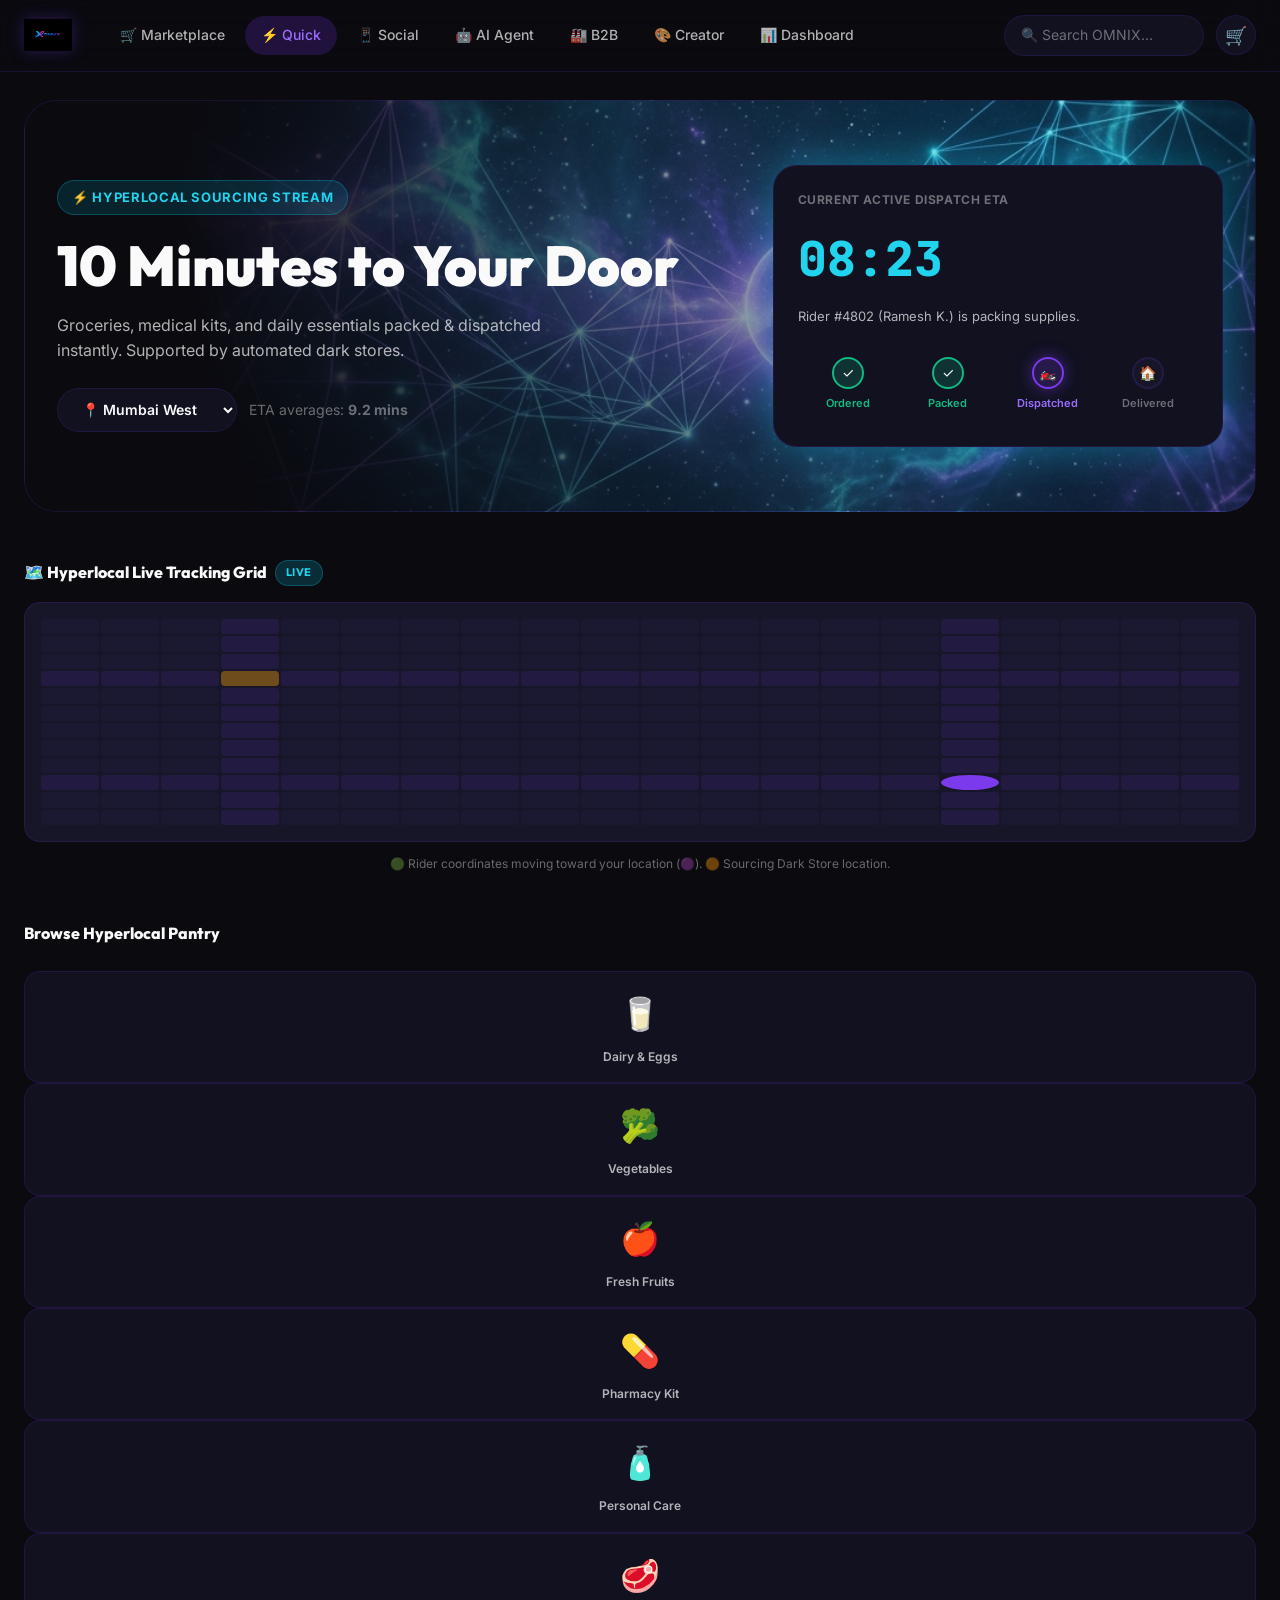
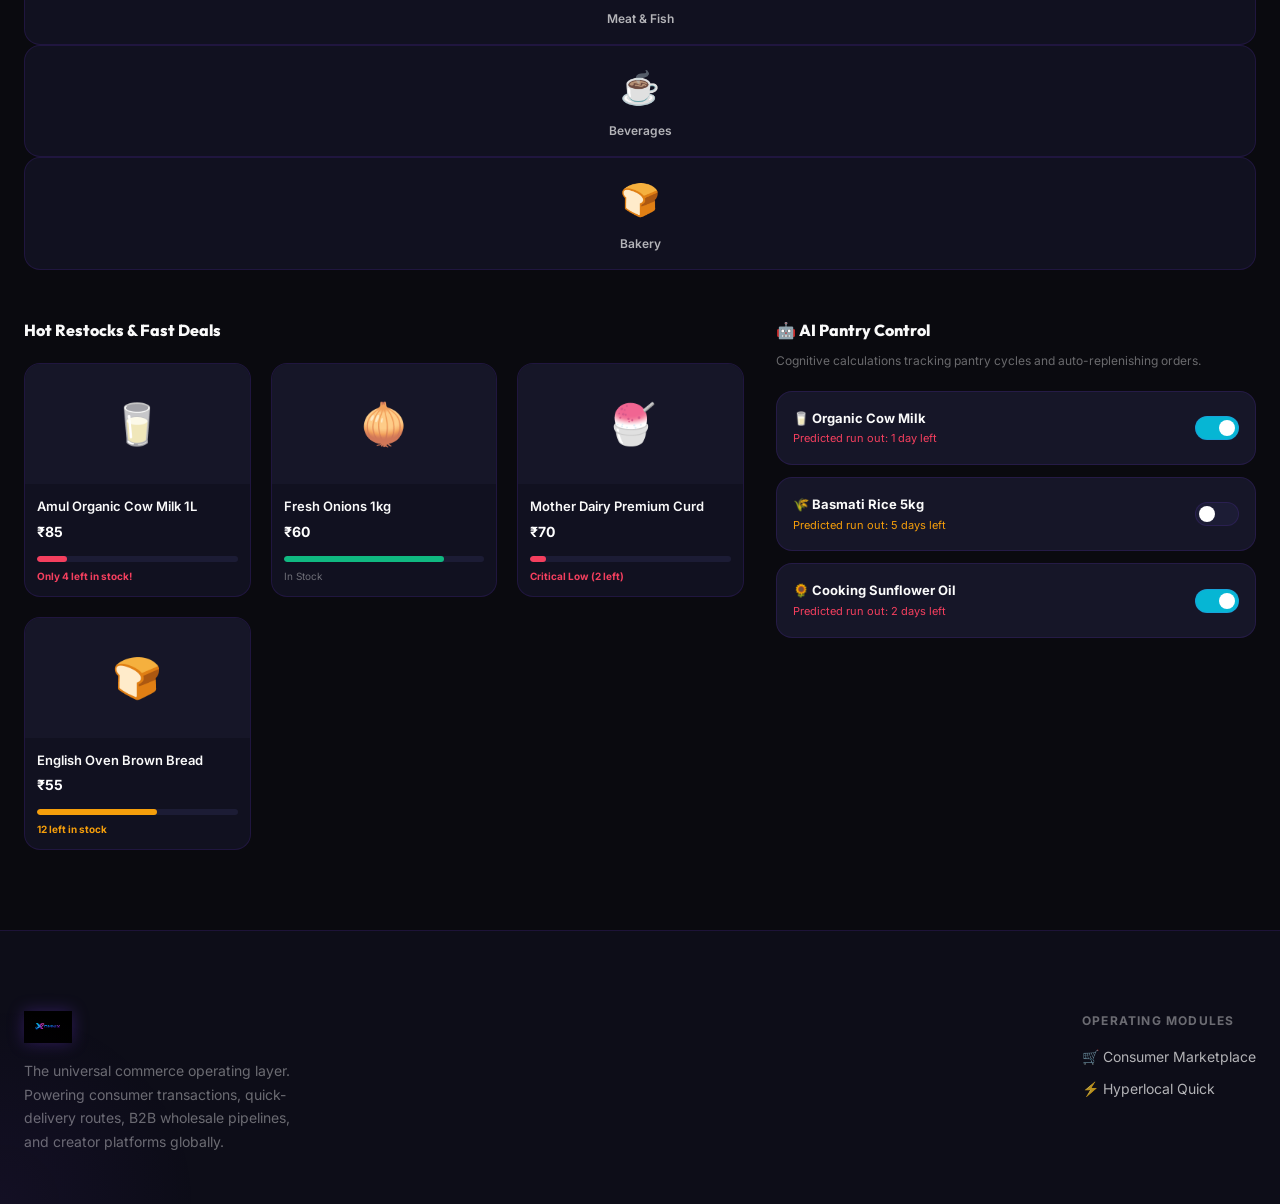
<file: quick-commerce.html>
<!DOCTYPE html>
<html lang="en">
<head>
  <meta charset="UTF-8">
  <meta name="viewport" content="width=device-width, initial-scale=1.0">
  <title>OMNIX — 10-Min Quick Commerce</title>
  <meta name="description" content="Hyperlocal, automated replenishment of daily essentials and groceries in under 10 minutes.">
  <link rel="stylesheet" href="css/omnix-design-system.css">
  <link rel="stylesheet" href="css/components.css">
  <link rel="stylesheet" href="css/animations.css">
  <style>
    .qc-container {
      max-width: var(--container-max);
      margin: 100px auto 60px;
      padding: 0 24px;
    }

    /* Hero QC */
    .qc-hero {
      position: relative;
      padding: 64px 32px;
      background: radial-gradient(circle at 80% 20%, rgba(6, 182, 212, 0.15) 0%, rgba(10, 10, 15, 1) 80%), url('assets/images/hero-bg.png') no-repeat center center/cover;
      border: 1px solid var(--color-border);
      border-radius: var(--radius-2xl);
      margin-bottom: 48px;
      overflow: hidden;
      display: grid;
      grid-template-columns: 1.2fr 0.8fr;
      gap: 40px;
      align-items: center;
    }

    .qc-eta-badge {
      display: inline-flex;
      align-items: center;
      gap: 6px;
      padding: 6px 14px;
      background: rgba(6, 182, 212, 0.15);
      border: 1px solid rgba(6, 182, 212, 0.3);
      border-radius: var(--radius-full);
      color: var(--cyan-light);
      font-size: 13px;
      font-weight: 700;
      margin-bottom: 20px;
      text-transform: uppercase;
      letter-spacing: 0.05em;
    }

    .eta-timer {
      font-family: var(--font-mono);
      font-size: clamp(24px, 4vw, 48px);
      font-weight: 800;
      color: var(--cyan-light);
      margin-top: 12px;
    }

    /* Live Tracking Console */
    .tracking-console {
      background: var(--color-surface);
      border: 1px solid var(--color-border);
      border-radius: var(--radius-xl);
      padding: 24px;
      box-shadow: var(--shadow-cyan);
    }

    /* Stock Level styling */
    .stock-indicator {
      display: flex;
      flex-direction: column;
      gap: 4px;
      margin-top: 12px;
    }

    .stock-bar {
      height: 6px;
      background: var(--color-surface-3);
      border-radius: var(--radius-full);
      overflow: hidden;
    }

    .stock-fill {
      height: 100%;
      border-radius: var(--radius-full);
    }

    /* AI Pantry Switch */
    .pantry-item {
      display: flex;
      align-items: center;
      justify-content: space-between;
      padding: 16px;
      background: var(--color-surface-2);
      border: 1px solid var(--color-border);
      border-radius: var(--radius-lg);
      margin-bottom: 12px;
    }

    /* Quick Toggle Switch */
    .switch {
      position: relative;
      display: inline-block;
      width: 44px;
      height: 24px;
    }

    .switch input {
      opacity: 0;
      width: 0;
      height: 0;
    }

    .slider {
      position: absolute;
      cursor: pointer;
      inset: 0;
      background-color: var(--color-surface-3);
      transition: .4s;
      border-radius: 24px;
      border: 1px solid var(--color-border);
    }

    .slider:before {
      position: absolute;
      content: "";
      height: 16px;
      width: 16px;
      left: 3px;
      bottom: 3px;
      background-color: white;
      transition: .4s;
      border-radius: 50%;
    }

    input:checked + .slider {
      background-color: var(--cyan);
    }

    input:checked + .slider:before {
      transform: translateX(20px);
    }
  </style>
</head>
<body>

  <!-- Navigation -->
  <nav class="omnix-nav" id="mainNav">
    <div class="nav-container">
      <a href="index.html" class="nav-logo"><img src="assets/images/logo.jpg" alt="OMNIX" style="height: 32px; filter: drop-shadow(0 0 8px rgba(124,58,237,0.3));"></a>
      <div class="nav-links">
        <a href="marketplace.html" class="nav-link">🛒 Marketplace</a>
        <a href="quick-commerce.html" class="nav-link">⚡ Quick</a>
        <a href="social-commerce.html" class="nav-link">📱 Social</a>
        <a href="ai-agent.html" class="nav-link">🤖 AI Agent</a>
        <a href="b2b.html" class="nav-link">🏭 B2B</a>
        <a href="creator-hub.html" class="nav-link">🎨 Creator</a>
        <a href="dashboard.html" class="nav-link">📊 Dashboard</a>
      </div>
      <div class="nav-actions">
        <div class="nav-search" onclick="document.getElementById('searchModal').classList.add('open')">
          <span>🔍 Search OMNIX...</span>
        </div>
        <button class="nav-cart" id="cartBtn" onclick="toggleCart()">
          <span>🛒</span>
          <span id="cartCount" class="cart-badge">0</span>
        </button>
      </div>
    </div>
  </nav>

  <main class="qc-container">
    
    <!-- Hero Header -->
    <header class="qc-hero">
      <div>
        <div class="qc-eta-badge">⚡ Hyperlocal Sourcing Stream</div>
        <h1 style="font-family:var(--font-display); font-size:clamp(32px, 5vw, 56px); font-weight:900; line-height:1.1; margin-bottom:16px;">10 Minutes to Your Door</h1>
        <p style="color:var(--text-secondary); font-size:16px; max-width:540px; margin-bottom:24px;">Groceries, medical kits, and daily essentials packed & dispatched instantly. Supported by automated dark stores.</p>
        
        <div style="display:flex; gap:12px; align-items:center;">
          <select class="input" style="max-width:180px; border-radius:100px; height:44px; padding:0 20px; font-weight:600;" onchange="showToast('📍 Region changed to selected area.', 'info')">
            <option>📍 Mumbai West</option>
            <option>📍 Bengaluru Indiranagar</option>
            <option>📍 Delhi NCR Central</option>
          </select>
          <span style="font-size:14px; color:var(--text-muted);">ETA averages: <strong>9.2 mins</strong></span>
        </div>
      </div>
      
      <!-- Live ETA timer -->
      <div class="tracking-console">
        <div style="font-size:12px; font-weight:700; color:var(--text-muted); text-transform:uppercase; letter-spacing:0.05em;">Current active dispatch ETA</div>
        <div class="eta-timer" id="etaTimer">08:24</div>
        <div style="font-size:13px; color:var(--text-secondary); margin-top:8px;">Rider #4802 (Ramesh K.) is packing supplies.</div>
        
        <!-- Live Mini Tracker Step -->
        <div class="delivery-track" style="margin-top:20px; padding: 10px 0;">
          <div class="track-step done">
            <div class="track-dot">✓</div>
            <div class="track-label">Ordered</div>
          </div>
          <div class="track-step done">
            <div class="track-dot">✓</div>
            <div class="track-label">Packed</div>
          </div>
          <div class="track-step active">
            <div class="track-dot">🏍️</div>
            <div class="track-label">Dispatched</div>
          </div>
          <div class="track-step">
            <div class="track-dot">🏠</div>
            <div class="track-label">Delivered</div>
          </div>
        </div>
      </div>
    </header>

    <!-- Stylized Live Map Grid -->
    <section class="panel-card" style="margin-bottom:48px; border-color: rgba(6, 182, 212, 0.3);">
      <h3 style="font-family:var(--font-display); font-size:16px; font-weight:800; margin-bottom:16px; display:flex; align-items:center; gap:8px;">🗺️ Hyperlocal Live Tracking Grid <span class="badge badge-cyan" style="animation:pulseLive 2s infinite;">Live</span></h3>
      <div style="height:240px; background:var(--color-surface-2); border-radius:var(--radius-lg); border:1px solid var(--color-border); overflow:hidden;">
        <div class="map-grid" id="mapGrid">
          <!-- 240 block cells will be generated by JS -->
        </div>
      </div>
      <p style="font-size:12px; color:var(--text-muted); margin-top:12px; text-align:center;">🟢 Rider coordinates moving toward your location (🟣). 🟠 Sourcing Dark Store location.</p>
    </section>

    <!-- Categories grid -->
    <section style="margin-bottom:48px;">
      <h3 style="font-family:var(--font-display); font-size:16px; font-weight:800; margin-bottom:24px;">Browse Hyperlocal Pantry</h3>
      <div class="category-grid" style="grid-template-columns: repeat(auto-fill, minmax(130px, 1fr));">
        <div class="category-pill" onclick="showToast('Browsing Dairy section', 'info')"><span class="category-pill-icon">🥛</span><span class="category-pill-label">Dairy & Eggs</span></div>
        <div class="category-pill" onclick="showToast('Browsing Vegetables section', 'info')"><span class="category-pill-icon">🥦</span><span class="category-pill-label">Vegetables</span></div>
        <div class="category-pill" onclick="showToast('Browsing Fruits section', 'info')"><span class="category-pill-icon">🍎</span><span class="category-pill-label">Fresh Fruits</span></div>
        <div class="category-pill" onclick="showToast('Browsing Medicine section', 'info')"><span class="category-pill-icon">💊</span><span class="category-pill-label">Pharmacy Kit</span></div>
        <div class="category-pill" onclick="showToast('Browsing Personal Care section', 'info')"><span class="category-pill-icon">🧴</span><span class="category-pill-label">Personal Care</span></div>
        <div class="category-pill" onclick="showToast('Browsing Meat & Fish section', 'info')"><span class="category-pill-icon">🥩</span><span class="category-pill-label">Meat & Fish</span></div>
        <div class="category-pill" onclick="showToast('Browsing Beverages section', 'info')"><span class="category-pill-icon">☕</span><span class="category-pill-label">Beverages</span></div>
        <div class="category-pill" onclick="showToast('Browsing Bakery section', 'info')"><span class="category-pill-icon">🍞</span><span class="category-pill-label">Bakery</span></div>
      </div>
    </section>

    <!-- Core Two Columns: Flash Restock + AI Pantry -->
    <div style="display:grid; grid-template-columns: 1.2fr 0.8fr; gap:32px;">
      
      <!-- Flash Restock -->
      <section class="panel-card">
        <h3 style="font-family:var(--font-display); font-size:16px; font-weight:800; margin-bottom:20px;">Hot Restocks & Fast Deals</h3>
        
        <div style="display:grid; grid-template-columns:repeat(auto-fill, minmax(200px, 1fr)); gap:20px;">
          <!-- Product 1 -->
          <div class="product-card" style="border-radius:var(--radius-lg);" onclick="addToCart('qc1', 'Organic Cow Milk 1L', 'Amul', 85, '🥛')">
            <div class="product-card-image" style="font-size:40px; height:120px;">🥛</div>
            <div class="product-card-body" style="padding:12px;">
              <div class="product-card-name" style="font-size:13px;">Amul Organic Cow Milk 1L</div>
              <div style="font-size:14px; font-weight:700; color:white;">₹85</div>
              <div class="stock-indicator">
                <div class="stock-bar"><div class="stock-fill" style="width: 15%; background: var(--rose);"></div></div>
                <div style="font-size:10px; color:var(--rose); font-weight:700; margin-top:2px;">Only 4 left in stock!</div>
              </div>
            </div>
          </div>

          <!-- Product 2 -->
          <div class="product-card" style="border-radius:var(--radius-lg);" onclick="addToCart('qc2', 'Fresh Onions 1kg', 'VeggieFarm', 60, '🧅')">
            <div class="product-card-image" style="font-size:40px; height:120px;">🧅</div>
            <div class="product-card-body" style="padding:12px;">
              <div class="product-card-name" style="font-size:13px;">Fresh Onions 1kg</div>
              <div style="font-size:14px; font-weight:700; color:white;">₹60</div>
              <div class="stock-indicator">
                <div class="stock-bar"><div class="stock-fill" style="width: 80%; background: var(--emerald);"></div></div>
                <div style="font-size:10px; color:var(--text-muted); margin-top:2px;">In Stock</div>
              </div>
            </div>
          </div>

          <!-- Product 3 -->
          <div class="product-card" style="border-radius:var(--radius-lg);" onclick="addToCart('qc3', 'Premium Curd 500g', 'Mother Dairy', 70, '🍧')">
            <div class="product-card-image" style="font-size:40px; height:120px;">🍧</div>
            <div class="product-card-body" style="padding:12px;">
              <div class="product-card-name" style="font-size:13px;">Mother Dairy Premium Curd</div>
              <div style="font-size:14px; font-weight:700; color:white;">₹70</div>
              <div class="stock-indicator">
                <div class="stock-bar"><div class="stock-fill" style="width: 8%; background: var(--rose);"></div></div>
                <div style="font-size:10px; color:var(--rose); font-weight:700; margin-top:2px;">Critical Low (2 left)</div>
              </div>
            </div>
          </div>

          <!-- Product 4 -->
          <div class="product-card" style="border-radius:var(--radius-lg);" onclick="addToCart('qc4', 'Brown Bread 400g', 'English Oven', 55, '🍞')">
            <div class="product-card-image" style="font-size:40px; height:120px;">🍞</div>
            <div class="product-card-body" style="padding:12px;">
              <div class="product-card-name" style="font-size:13px;">English Oven Brown Bread</div>
              <div style="font-size:14px; font-weight:700; color:white;">₹55</div>
              <div class="stock-indicator">
                <div class="stock-bar"><div class="stock-fill" style="width: 60%; background: var(--amber);"></div></div>
                <div style="font-size:10px; color:var(--amber); font-weight:700; margin-top:2px;">12 left in stock</div>
              </div>
            </div>
          </div>
        </div>
      </section>

      <!-- AI Pantry Management -->
      <section class="panel-card" style="border-color:rgba(16, 185, 129, 0.3);">
        <h3 style="font-family:var(--font-display); font-size:16px; font-weight:800; margin-bottom:8px; display:flex; align-items:center; gap:8px;">🤖 AI Pantry Control</h3>
        <p style="font-size:12px; color:var(--text-muted); margin-bottom:20px;">Cognitive calculations tracking pantry cycles and auto-replenishing orders.</p>
        
        <div class="pantry-item">
          <div>
            <div style="font-weight:700; font-size:13px;">🥛 Organic Cow Milk</div>
            <div style="font-size:11px; color:var(--rose); margin-top:2px;">Predicted run out: 1 day left</div>
          </div>
          <label class="switch">
            <input type="checkbox" checked onchange="showToast('Autoreorder for milk configured', 'success')">
            <span class="slider"></span>
          </label>
        </div>

        <div class="pantry-item">
          <div>
            <div style="font-weight:700; font-size:13px;">🌾 Basmati Rice 5kg</div>
            <div style="font-size:11px; color:var(--amber); margin-top:2px;">Predicted run out: 5 days left</div>
          </div>
          <label class="switch">
            <input type="checkbox" onchange="showToast('Autoreorder for rice configured', 'success')">
            <span class="slider"></span>
          </label>
        </div>

        <div class="pantry-item">
          <div>
            <div style="font-weight:700; font-size:13px;">🌻 Cooking Sunflower Oil</div>
            <div style="font-size:11px; color:var(--rose); margin-top:2px;">Predicted run out: 2 days left</div>
          </div>
          <label class="switch">
            <input type="checkbox" checked onchange="showToast('Autoreorder for oil configured', 'success')">
            <span class="slider"></span>
          </label>
        </div>
      </section>

    </div>
  </main>

  <!-- Universal Footer -->
  <footer style="background: var(--color-deep); border-top: 1px solid var(--color-border); padding: 80px 0 30px; margin-top: 80px;">
    <div style="display: flex; flex-wrap: wrap; justify-content: space-between; gap: 40px; padding: 0 24px; max-width: var(--container-max); margin: 0 auto;">
      <div class="footer-brand">
        <a href="index.html" class="nav-logo" style="margin-bottom: 16px;"><img src="assets/images/logo.jpg" alt="OMNIX" style="height: 32px; filter: drop-shadow(0 0 8px rgba(124,58,237,0.3));"></a>
        <p class="footer-brand-desc">The universal commerce operating layer. Powering consumer transactions, quick-delivery routes, B2B wholesale pipelines, and creator platforms globally.</p>
      </div>
      <div class="footer-links-col">
        <h5>Operating Modules</h5>
        <a href="marketplace.html" class="footer-link">🛒 Consumer Marketplace</a>
        <a href="quick-commerce.html" class="footer-link">⚡ Hyperlocal Quick</a>
      </div>
    </div>
  </footer>

  <script src="js/omnix-core.js"></script>
  <script>
    // Live Rider map tracking simulation
    const grid = document.getElementById('mapGrid');
    const cols = 20;
    const rows = 12;
    
    // Sourcing Dark store node coordinates
    const storeNode = { r: 3, c: 3 };
    // User node coordinates
    const userNode = { r: 9, c: 15 };
    // Active rider coordinates starting near store
    let riderNode = { r: 3, c: 4 };

    // Build the grid blocks
    const cells = [];
    for (let r = 0; r < rows; r++) {
      for (let c = 0; c < cols; c++) {
        const block = document.createElement('div');
        block.className = 'map-block';
        
        // Define simple roads pathway
        if (r === 3 || r === 9 || c === 3 || c === 15) {
          block.classList.add('road');
        }
        
        // Add nodes
        if (r === storeNode.r && c === storeNode.c) {
          block.classList.add('store');
          block.title = "OMNIX Dark Store";
        }
        
        if (r === userNode.r && c === userNode.c) {
          block.style.background = "var(--violet)";
          block.style.borderRadius = "50%";
          block.title = "Your Location";
        }

        grid.appendChild(block);
        cells.push({ r, c, element: block });
      }
    }

    // Animate rider path
    setInterval(() => {
      // Clear previous rider
      cells.forEach(cell => cell.element.classList.remove('rider'));
      
      // Calculate next step towards user
      if (riderNode.c < userNode.c) {
        riderNode.c++;
      } else if (riderNode.r < userNode.r) {
        riderNode.r++;
      } else {
        // Reset rider back to store
        riderNode = { r: 3, c: 4 };
        showToast('🛵 Rider delivered the package! Restocking...', 'success');
      }

      // Draw rider node
      const currentRiderCell = cells.find(c => c.r === riderNode.r && c.c === riderNode.c);
      if (currentRiderCell) {
        currentRiderCell.element.classList.add('rider');
      }
    }, 2000);

    // Live ETA countdown
    const etaTimer = document.getElementById('etaTimer');
    let etaSecs = 8 * 60 + 24;
    setInterval(() => {
      if (etaSecs <= 0) etaSecs = 10 * 60;
      etaSecs--;
      const mins = Math.floor(etaSecs / 60).toString().padStart(2, '0');
      const secs = (etaSecs % 60).toString().padStart(2, '0');
      etaTimer.textContent = `${mins}:${secs}`;
    }, 1000);
  </script>
</body>
</html>
</file>
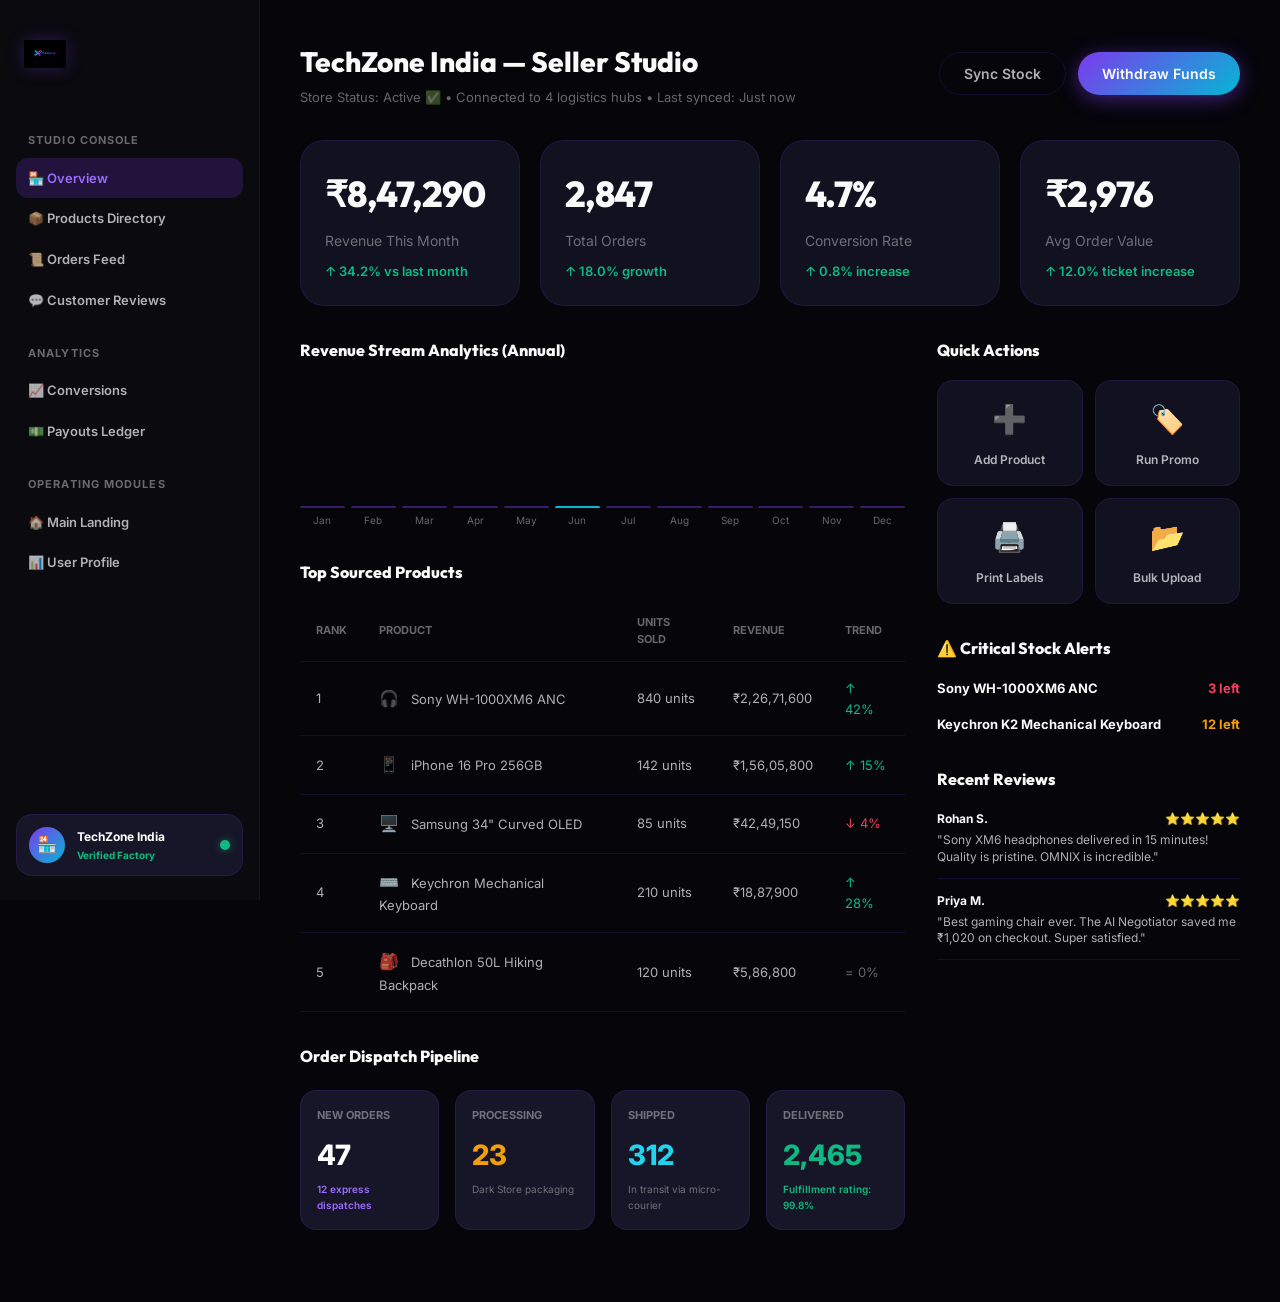
<file: seller-studio.html>
<!DOCTYPE html>
<html lang="en">
<head>
  <meta charset="UTF-8">
  <meta name="viewport" content="width=device-width, initial-scale=1.0">
  <title>OMNIX — Seller Command Center</title>
  <meta name="description" content="Manage inventory, track customer shipments, evaluate conversion analytics, and withdraw store funds.">
  <link rel="stylesheet" href="css/omnix-design-system.css">
  <link rel="stylesheet" href="css/components.css">
  <link rel="stylesheet" href="css/animations.css">
  <style>
    body {
      background-color: var(--color-void);
      display: flex;
    }

    /* Fixed Left Sidebar */
    .dashboard-sidebar {
      position: fixed;
      top: 0;
      left: 0;
      bottom: 0;
      width: var(--sidebar-width);
      background: var(--color-space);
      border-right: 1px solid var(--color-border);
      padding: 24px 16px;
      display: flex;
      flex-direction: column;
      justify-content: space-between;
      z-index: 100;
    }

    .sidebar-logo {
      display: flex;
      align-items: center;
      gap: 12px;
      font-family: var(--font-display);
      font-weight: 800;
      font-size: 22px;
      margin-bottom: 32px;
      padding-left: 8px;
    }

    .sidebar-nav-group {
      margin-bottom: 24px;
    }

    .sidebar-nav-title {
      font-size: 11px;
      font-weight: 700;
      letter-spacing: 0.1em;
      text-transform: uppercase;
      color: var(--text-muted);
      margin-bottom: 8px;
      padding-left: 12px;
    }

    .sidebar-nav-link {
      display: flex;
      align-items: center;
      gap: 12px;
      padding: 10px 12px;
      border-radius: var(--radius-md);
      font-size: 13px;
      font-weight: 600;
      color: var(--text-secondary);
      transition: all 0.2s;
    }

    .sidebar-nav-link:hover, .sidebar-nav-link.active {
      color: var(--violet-light);
      background: var(--violet-dim);
    }

    .sidebar-user-card {
      background: var(--color-surface-2);
      border: 1px solid var(--color-border);
      border-radius: var(--radius-lg);
      padding: 12px;
      display: flex;
      align-items: center;
      gap: 12px;
    }

    /* Main Content Wrapper */
    .dashboard-main {
      margin-left: var(--sidebar-width);
      flex: 1;
      min-width: 0;
      padding: 40px;
    }

    .dashboard-header {
      display: flex;
      justify-content: space-between;
      align-items: center;
      margin-bottom: 32px;
    }

    /* Custom Layout Grid for Dashboard Cards */
    .dashboard-grid {
      display: grid;
      grid-template-columns: 2fr 1fr;
      gap: 32px;
      margin-bottom: 32px;
    }

    .dashboard-col {
      display: flex;
      flex-direction: column;
      gap: 32px;
    }

    .stats-row {
      display: grid;
      grid-template-columns: repeat(4, 1fr);
      gap: 20px;
      margin-bottom: 32px;
    }

    /* Table styling */
    .table-container {
      width: 100%;
      overflow-x: auto;
    }

    .custom-table {
      width: 100%;
      border-collapse: collapse;
      text-align: left;
      font-size: 13px;
    }

    .custom-table th {
      padding: 12px 16px;
      font-weight: 700;
      color: var(--text-muted);
      border-bottom: 1px solid var(--color-border);
      text-transform: uppercase;
      font-size: 11px;
    }

    .custom-table td {
      padding: 16px;
      border-bottom: 1px solid var(--color-border);
      color: var(--text-secondary);
    }

    .custom-table tr:hover {
      background: var(--color-surface-2);
    }

    /* Pipeline columns */
    .pipeline-row {
      display: grid;
      grid-template-columns: repeat(4, 1fr);
      gap: 16px;
    }

    .pipeline-col {
      background: var(--color-surface-2);
      border: 1px solid var(--color-border);
      border-radius: var(--radius-lg);
      padding: 16px;
      min-height: 120px;
    }
  </style>
</head>
<body>

  <!-- Sidebar Panel -->
  <aside class="dashboard-sidebar">
    <div>
      <div class="sidebar-logo"><img src="assets/images/logo.jpg" alt="OMNIX" style="height: 28px; filter: drop-shadow(0 0 8px rgba(124,58,237,0.3));"></div>

      <!-- Navigation groups -->
      <div class="sidebar-nav-group">
        <div class="sidebar-nav-title">Studio Console</div>
        <a href="seller-studio.html" class="sidebar-nav-link active">🏪 Overview</a>
        <a href="#" class="sidebar-nav-link" onclick="showToast('Loading products directories...', 'info')">📦 Products Directory</a>
        <a href="#" class="sidebar-nav-link" onclick="showToast('Loading orders list...', 'info')">📜 Orders Feed</a>
        <a href="#" class="sidebar-nav-link" onclick="showToast('Loading reviews list...', 'info')">💬 Customer Reviews</a>
      </div>

      <div class="sidebar-nav-group">
        <div class="sidebar-nav-title">Analytics</div>
        <a href="#" class="sidebar-nav-link" onclick="showToast('Opening conversions analytics...', 'info')">📈 Conversions</a>
        <a href="#" class="sidebar-nav-link" onclick="showToast('Opening payouts history...', 'info')">💵 Payouts Ledger</a>
      </div>

      <div class="sidebar-nav-group">
        <div class="sidebar-nav-title">Operating Modules</div>
        <a href="index.html" class="sidebar-nav-link">🏠 Main Landing</a>
        <a href="dashboard.html" class="sidebar-nav-link">📊 User Profile</a>
      </div>
    </div>

    <!-- User bottom info -->
    <div class="sidebar-user-card">
      <div style="width:36px; height:36px; background:var(--grad-brand); border-radius:50%; display:flex; align-items:center; justify-content:center; font-weight:800; font-size:16px;">🏪</div>
      <div style="flex:1; min-width:0;">
        <div style="font-size:12px; font-weight:700; color:white;">TechZone India</div>
        <div style="font-size:10px; color:var(--emerald); font-weight:700;">Verified Factory</div>
      </div>
      <span class="order-status-dot delivered" style="width:10px; height:10px;"></span>
    </div>
  </aside>

  <!-- Main Content Console -->
  <main class="dashboard-main">
    
    <!-- Top Header -->
    <div class="dashboard-header">
      <div>
        <h1 style="font-family:var(--font-display); font-size:28px; font-weight:800;">TechZone India — Seller Studio</h1>
        <p style="font-size:13px; color:var(--text-muted); margin-top:2px;">Store Status: Active ✅ • Connected to 4 logistics hubs • Last synced: Just now</p>
      </div>
      <div style="display:flex; gap:12px;">
        <button class="btn btn-ghost" onclick="showToast('🔄 Syncing inventory directories...', 'info')">Sync Stock</button>
        <button class="btn btn-primary" onclick="showToast('💸 Redirecting to withdraw funds modal...', 'info')">Withdraw Funds</button>
      </div>
    </div>

    <!-- KPI Row -->
    <div class="stats-row">
      <div class="stat-card">
        <div class="stat-card-value">₹8,47,290</div>
        <div class="stat-card-label">Revenue This Month</div>
        <div class="stat-card-change up">↑ 34.2% vs last month</div>
      </div>
      <div class="stat-card">
        <div class="stat-card-value">2,847</div>
        <div class="stat-card-label">Total Orders</div>
        <div class="stat-card-change up">↑ 18.0% growth</div>
      </div>
      <div class="stat-card">
        <div class="stat-card-value">4.7%</div>
        <div class="stat-card-label">Conversion Rate</div>
        <div class="stat-card-change up">↑ 0.8% increase</div>
      </div>
      <div class="stat-card">
        <div class="stat-card-value">₹2,976</div>
        <div class="stat-card-label">Avg Order Value</div>
        <div class="stat-card-change up">↑ 12.0% ticket increase</div>
      </div>
    </div>

    <!-- Core Layout Section -->
    <div class="dashboard-grid">
      <!-- LEFT COL -->
      <div class="dashboard-col">
        
        <!-- Revenue Bar Chart -->
        <div class="panel-card">
          <h3 style="font-family:var(--font-display); font-size:16px; font-weight:800; margin-bottom:24px;">Revenue Stream Analytics (Annual)</h3>
          <div class="chart-bar-group" style="height:140px;">
            <div class="chart-bar-wrap"><div class="chart-bar" style="height: 35%;"></div><span class="chart-bar-label">Jan</span></div>
            <div class="chart-bar-wrap"><div class="chart-bar" style="height: 42%;"></div><span class="chart-bar-label">Feb</span></div>
            <div class="chart-bar-wrap"><div class="chart-bar" style="height: 55%;"></div><span class="chart-bar-label">Mar</span></div>
            <div class="chart-bar-wrap"><div class="chart-bar" style="height: 48%;"></div><span class="chart-bar-label">Apr</span></div>
            <div class="chart-bar-wrap"><div class="chart-bar" style="height: 60%;"></div><span class="chart-bar-label">May</span></div>
            <div class="chart-bar-wrap"><div class="chart-bar highlight" style="height: 85%;"></div><span class="chart-bar-label">Jun</span></div>
            <div class="chart-bar-wrap"><div class="chart-bar" style="height: 68%;"></div><span class="chart-bar-label">Jul</span></div>
            <div class="chart-bar-wrap"><div class="chart-bar" style="height: 72%;"></div><span class="chart-bar-label">Aug</span></div>
            <div class="chart-bar-wrap"><div class="chart-bar" style="height: 75%;"></div><span class="chart-bar-label">Sep</span></div>
            <div class="chart-bar-wrap"><div class="chart-bar" style="height: 80%;"></div><span class="chart-bar-label">Oct</span></div>
            <div class="chart-bar-wrap"><div class="chart-bar" style="height: 90%;"></div><span class="chart-bar-label">Nov</span></div>
            <div class="chart-bar-wrap"><div class="chart-bar" style="height: 95%;"></div><span class="chart-bar-label">Dec</span></div>
          </div>
        </div>

        <!-- Top Selling Products -->
        <div class="panel-card">
          <h3 style="font-family:var(--font-display); font-size:16px; font-weight:800; margin-bottom:16px;">Top Sourced Products</h3>
          <div class="table-container">
            <table class="custom-table">
              <thead>
                <tr>
                  <th>Rank</th>
                  <th>Product</th>
                  <th>Units Sold</th>
                  <th>Revenue</th>
                  <th>Trend</th>
                </tr>
              </thead>
              <tbody>
                <tr>
                  <td>1</td>
                  <td><span style="font-size:16px; margin-right:8px;">🎧</span> Sony WH-1000XM6 ANC</td>
                  <td>840 units</td>
                  <td>₹2,26,71,600</td>
                  <td style="color:var(--emerald);">↑ 42%</td>
                </tr>
                <tr>
                  <td>2</td>
                  <td><span style="font-size:16px; margin-right:8px;">📱</span> iPhone 16 Pro 256GB</td>
                  <td>142 units</td>
                  <td>₹1,56,05,800</td>
                  <td style="color:var(--emerald);">↑ 15%</td>
                </tr>
                <tr>
                  <td>3</td>
                  <td><span style="font-size:16px; margin-right:8px;">🖥️</span> Samsung 34" Curved OLED</td>
                  <td>85 units</td>
                  <td>₹42,49,150</td>
                  <td style="color:var(--rose);">↓ 4%</td>
                </tr>
                <tr>
                  <td>4</td>
                  <td><span style="font-size:16px; margin-right:8px;">⌨️</span> Keychron Mechanical Keyboard</td>
                  <td>210 units</td>
                  <td>₹18,87,900</td>
                  <td style="color:var(--emerald);">↑ 28%</td>
                </tr>
                <tr>
                  <td>5</td>
                  <td><span style="font-size:16px; margin-right:8px;">🎒</span> Decathlon 50L Hiking Backpack</td>
                  <td>120 units</td>
                  <td>₹5,86,800</td>
                  <td style="color:var(--text-muted);">= 0%</td>
                </tr>
              </tbody>
            </table>
          </div>
        </div>

        <!-- Order Pipeline Kanban status -->
        <div class="panel-card">
          <h3 style="font-family:var(--font-display); font-size:16px; font-weight:800; margin-bottom:20px;">Order Dispatch Pipeline</h3>
          <div class="pipeline-row">
            <div class="pipeline-col">
              <div style="font-size:11px; font-weight:700; color:var(--text-muted); text-transform:uppercase;">New Orders</div>
              <div style="font-size:28px; font-weight:800; margin-top:8px; color:white;">47</div>
              <div style="font-size:10px; color:var(--violet-light); font-weight:600; margin-top:4px;">12 express dispatches</div>
            </div>
            <div class="pipeline-col">
              <div style="font-size:11px; font-weight:700; color:var(--text-muted); text-transform:uppercase;">Processing</div>
              <div style="font-size:28px; font-weight:800; margin-top:8px; color:var(--amber);">23</div>
              <div style="font-size:10px; color:var(--text-muted); margin-top:4px;">Dark Store packaging</div>
            </div>
            <div class="pipeline-col">
              <div style="font-size:11px; font-weight:700; color:var(--text-muted); text-transform:uppercase;">Shipped</div>
              <div style="font-size:28px; font-weight:800; margin-top:8px; color:var(--cyan-light);">312</div>
              <div style="font-size:10px; color:var(--text-muted); margin-top:4px;">In transit via micro-courier</div>
            </div>
            <div class="pipeline-col">
              <div style="font-size:11px; font-weight:700; color:var(--text-muted); text-transform:uppercase;">Delivered</div>
              <div style="font-size:28px; font-weight:800; margin-top:8px; color:var(--emerald);">2,465</div>
              <div style="font-size:10px; color:var(--emerald); font-weight:600; margin-top:4px;">Fulfillment rating: 99.8%</div>
            </div>
          </div>
        </div>

      </div>

      <!-- RIGHT COL -->
      <div class="dashboard-col">
        
        <!-- Quick Actions Panel -->
        <div class="panel-card">
          <h3 style="font-family:var(--font-display); font-size:16px; font-weight:800; margin-bottom:16px;">Quick Actions</h3>
          <div style="display:grid; grid-template-columns:repeat(2,1fr); gap:12px;">
            <div class="quick-action" onclick="showToast('Add product window loading...', 'info')">
              <span class="quick-action-icon">➕</span>
              <span class="quick-action-label">Add Product</span>
            </div>
            <div class="quick-action" onclick="showToast('Promotion settings loading...', 'info')">
              <span class="quick-action-icon">🏷️</span>
              <span class="quick-action-label">Run Promo</span>
            </div>
            <div class="quick-action" onclick="showToast('Print labels queue loading...', 'info')">
              <span class="quick-action-icon">🖨️</span>
              <span class="quick-action-label">Print Labels</span>
            </div>
            <div class="quick-action" onclick="showToast('Initiating bulk inventory upload...', 'info')">
              <span class="quick-action-icon">📂</span>
              <span class="quick-action-label">Bulk Upload</span>
            </div>
          </div>
        </div>

        <!-- Inventory alert items -->
        <div class="panel-card" style="border-color: rgba(244, 63, 94, 0.3);">
          <h3 style="font-family:var(--font-display); font-size:16px; font-weight:800; margin-bottom:16px;">⚠️ Critical Stock Alerts</h3>
          <div style="display:flex; flex-direction:column; gap:16px;">
            <div>
              <div style="display:flex; justify-content:space-between; font-size:13px; font-weight:700;">
                <span>Sony WH-1000XM6 ANC</span>
                <span style="color:var(--rose);">3 left</span>
              </div>
              <div class="stock-indicator"><div class="stock-bar"><div class="stock-fill" style="width: 8%; background: var(--rose);"></div></div></div>
            </div>
            <div>
              <div style="display:flex; justify-content:space-between; font-size:13px; font-weight:700;">
                <span>Keychron K2 Mechanical Keyboard</span>
                <span style="color:var(--amber);">12 left</span>
              </div>
              <div class="stock-indicator"><div class="stock-bar"><div class="stock-fill" style="width: 25%; background: var(--amber);"></div></div></div>
            </div>
          </div>
        </div>

        <!-- Recent customer reviews -->
        <div class="panel-card">
          <h3 style="font-family:var(--font-display); font-size:16px; font-weight:800; margin-bottom:16px;">Recent Reviews</h3>
          <div style="display:flex; flex-direction:column; gap:12px;">
            
            <div style="border-bottom:1px solid var(--color-border); padding-bottom:12px;">
              <div style="display:flex; justify-content:space-between; align-items:center; font-size:12px; margin-bottom:4px;">
                <span style="font-weight:700;">Rohan S.</span>
                <span style="color:var(--amber);">⭐⭐⭐⭐⭐</span>
              </div>
              <p style="font-size:12px; color:var(--text-secondary); line-height:1.4;">"Sony XM6 headphones delivered in 15 minutes! Quality is pristine. OMNIX is incredible."</p>
            </div>

            <div style="border-bottom:1px solid var(--color-border); padding-bottom:12px;">
              <div style="display:flex; justify-content:space-between; align-items:center; font-size:12px; margin-bottom:4px;">
                <span style="font-weight:700;">Priya M.</span>
                <span style="color:var(--amber);">⭐⭐⭐⭐⭐</span>
              </div>
              <p style="font-size:12px; color:var(--text-secondary); line-height:1.4;">"Best gaming chair ever. The AI Negotiator saved me ₹1,020 on checkout. Super satisfied."</p>
            </div>

          </div>
        </div>

      </div>
    </div>
  </main>

  <script src="js/omnix-core.js"></script>
</body>
</html>
</file>
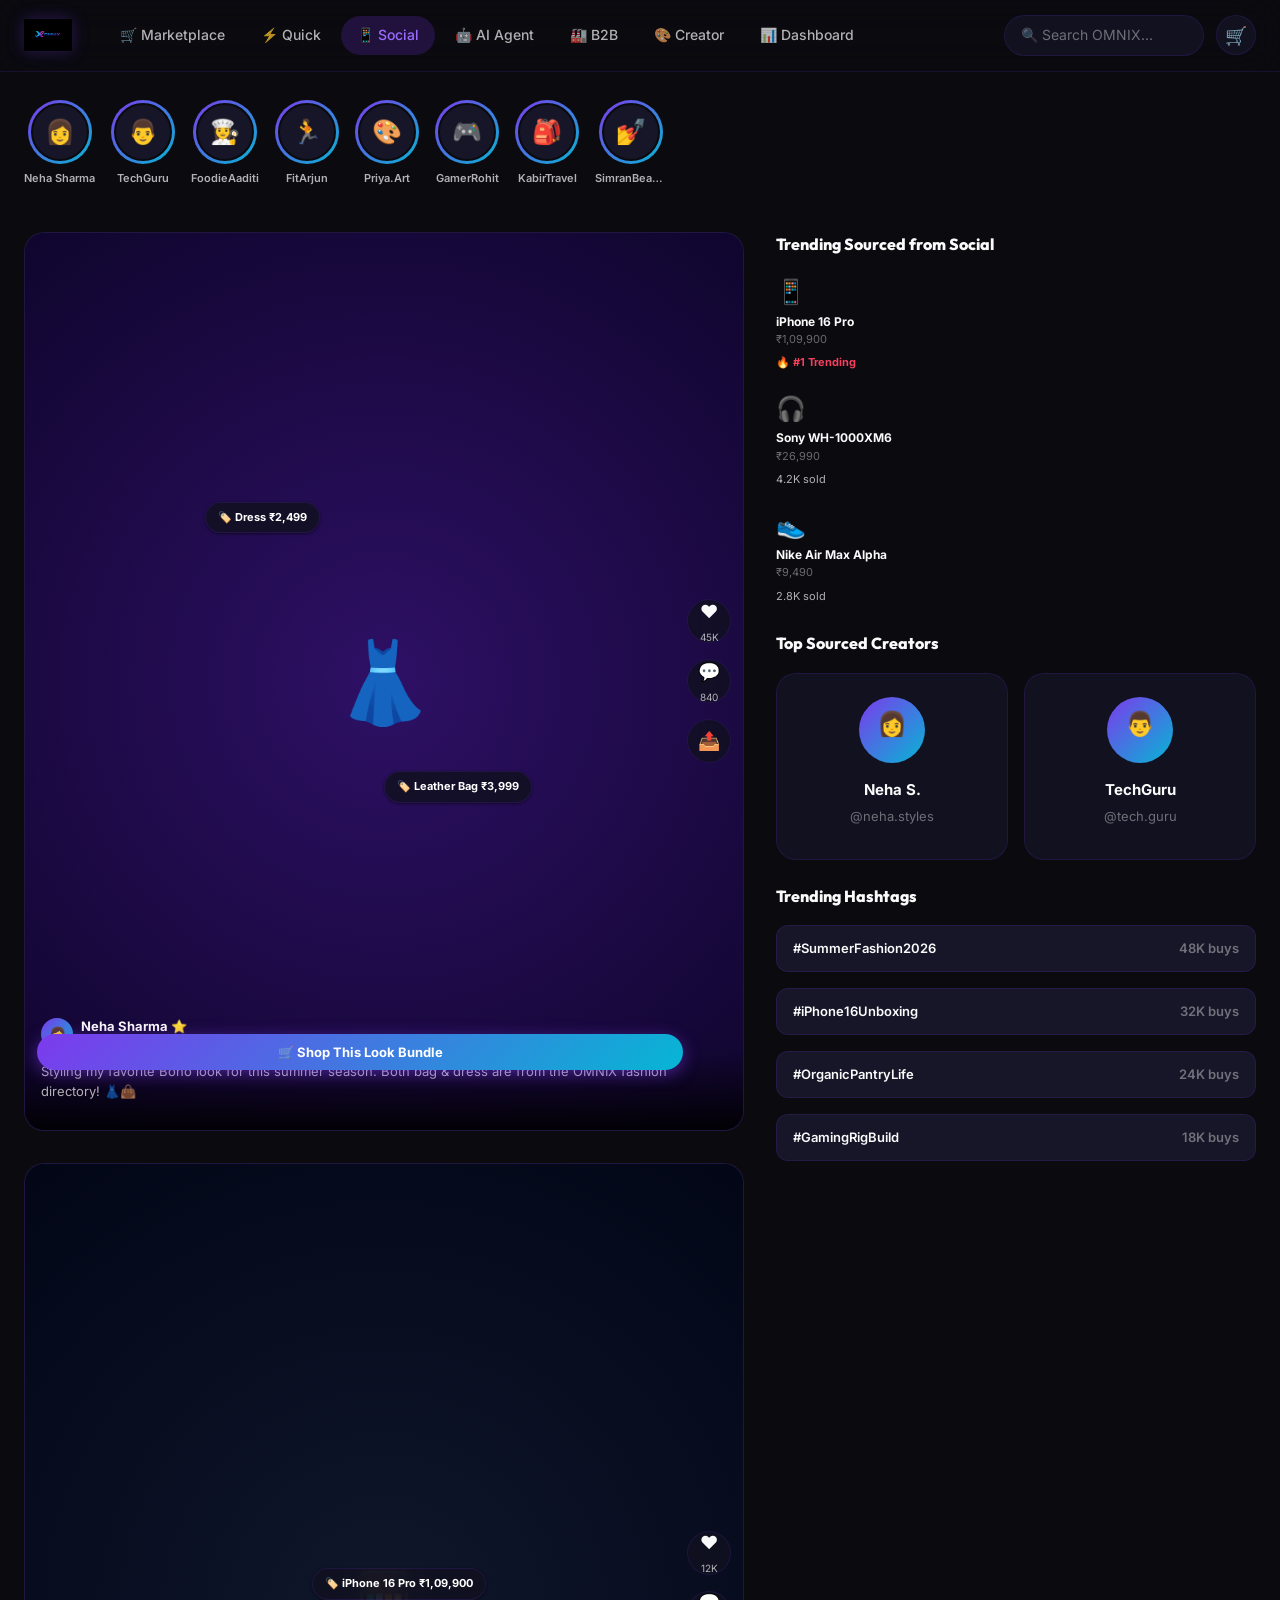
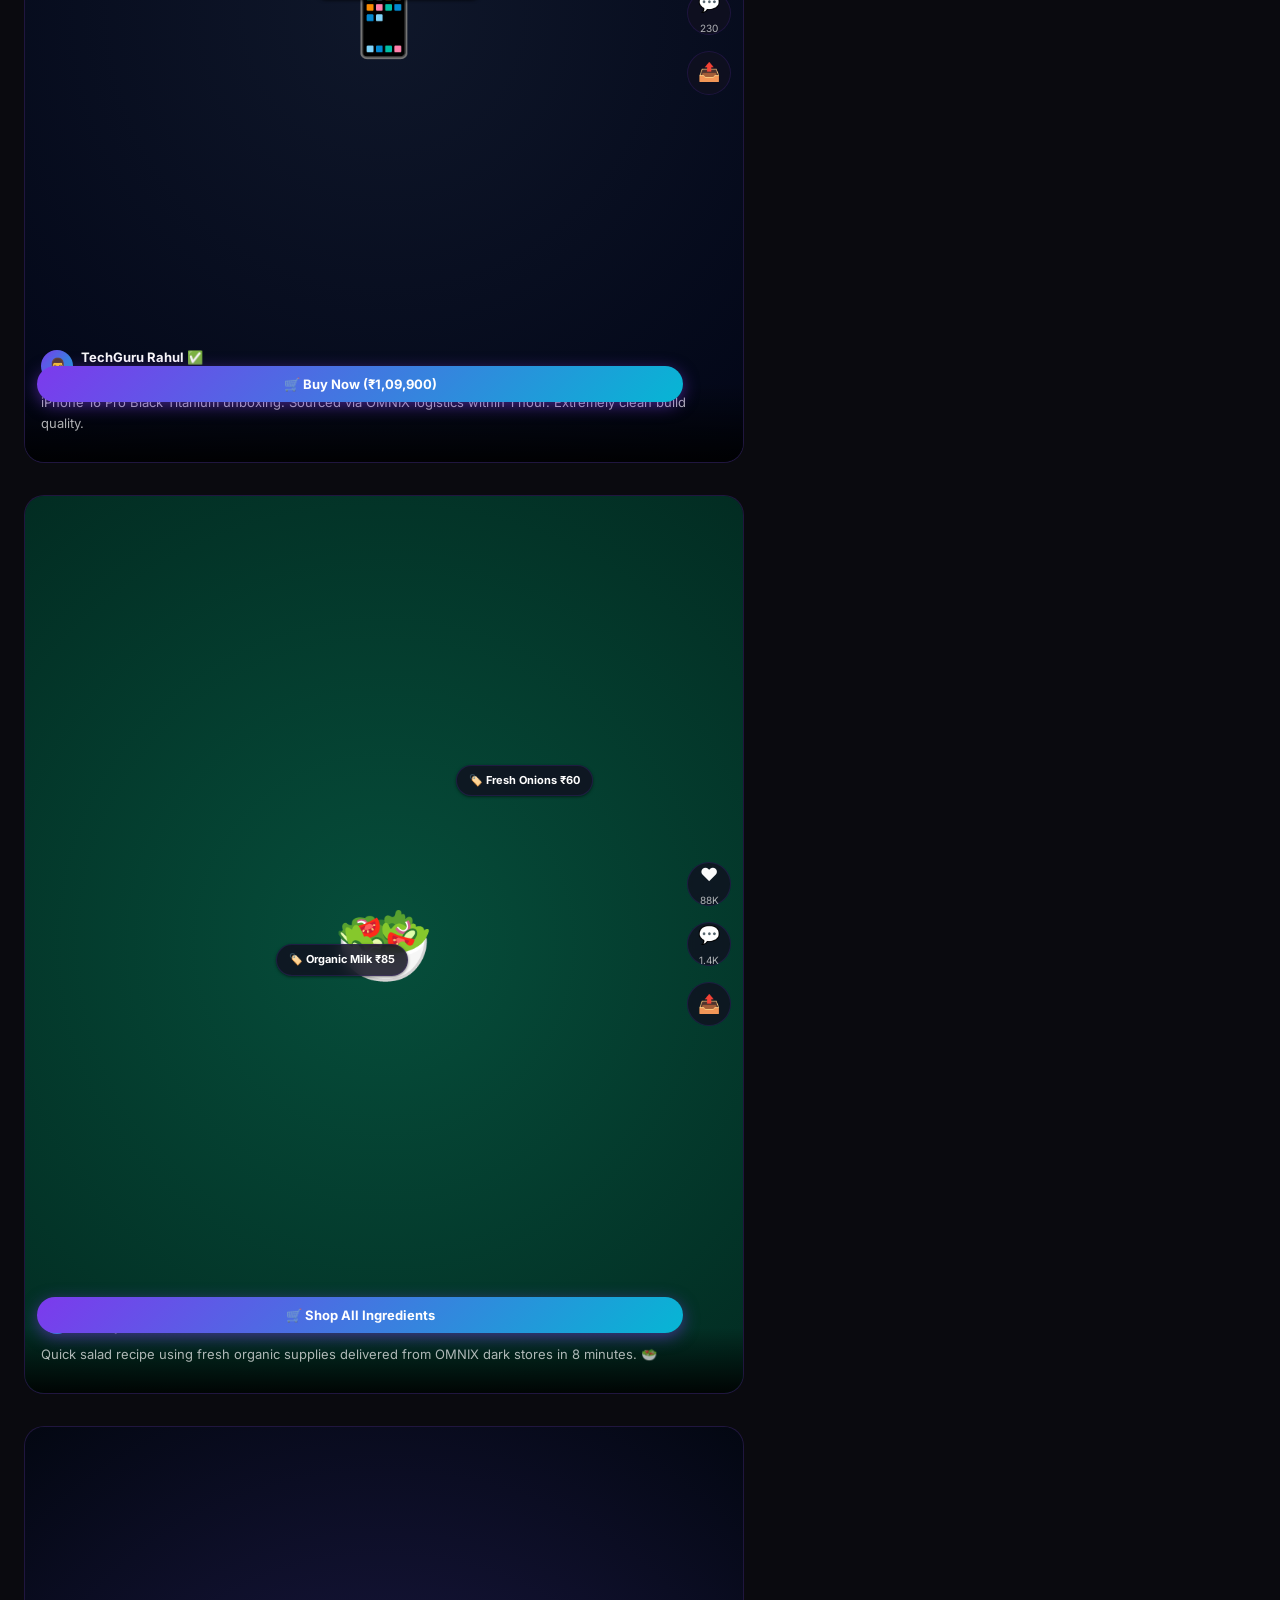
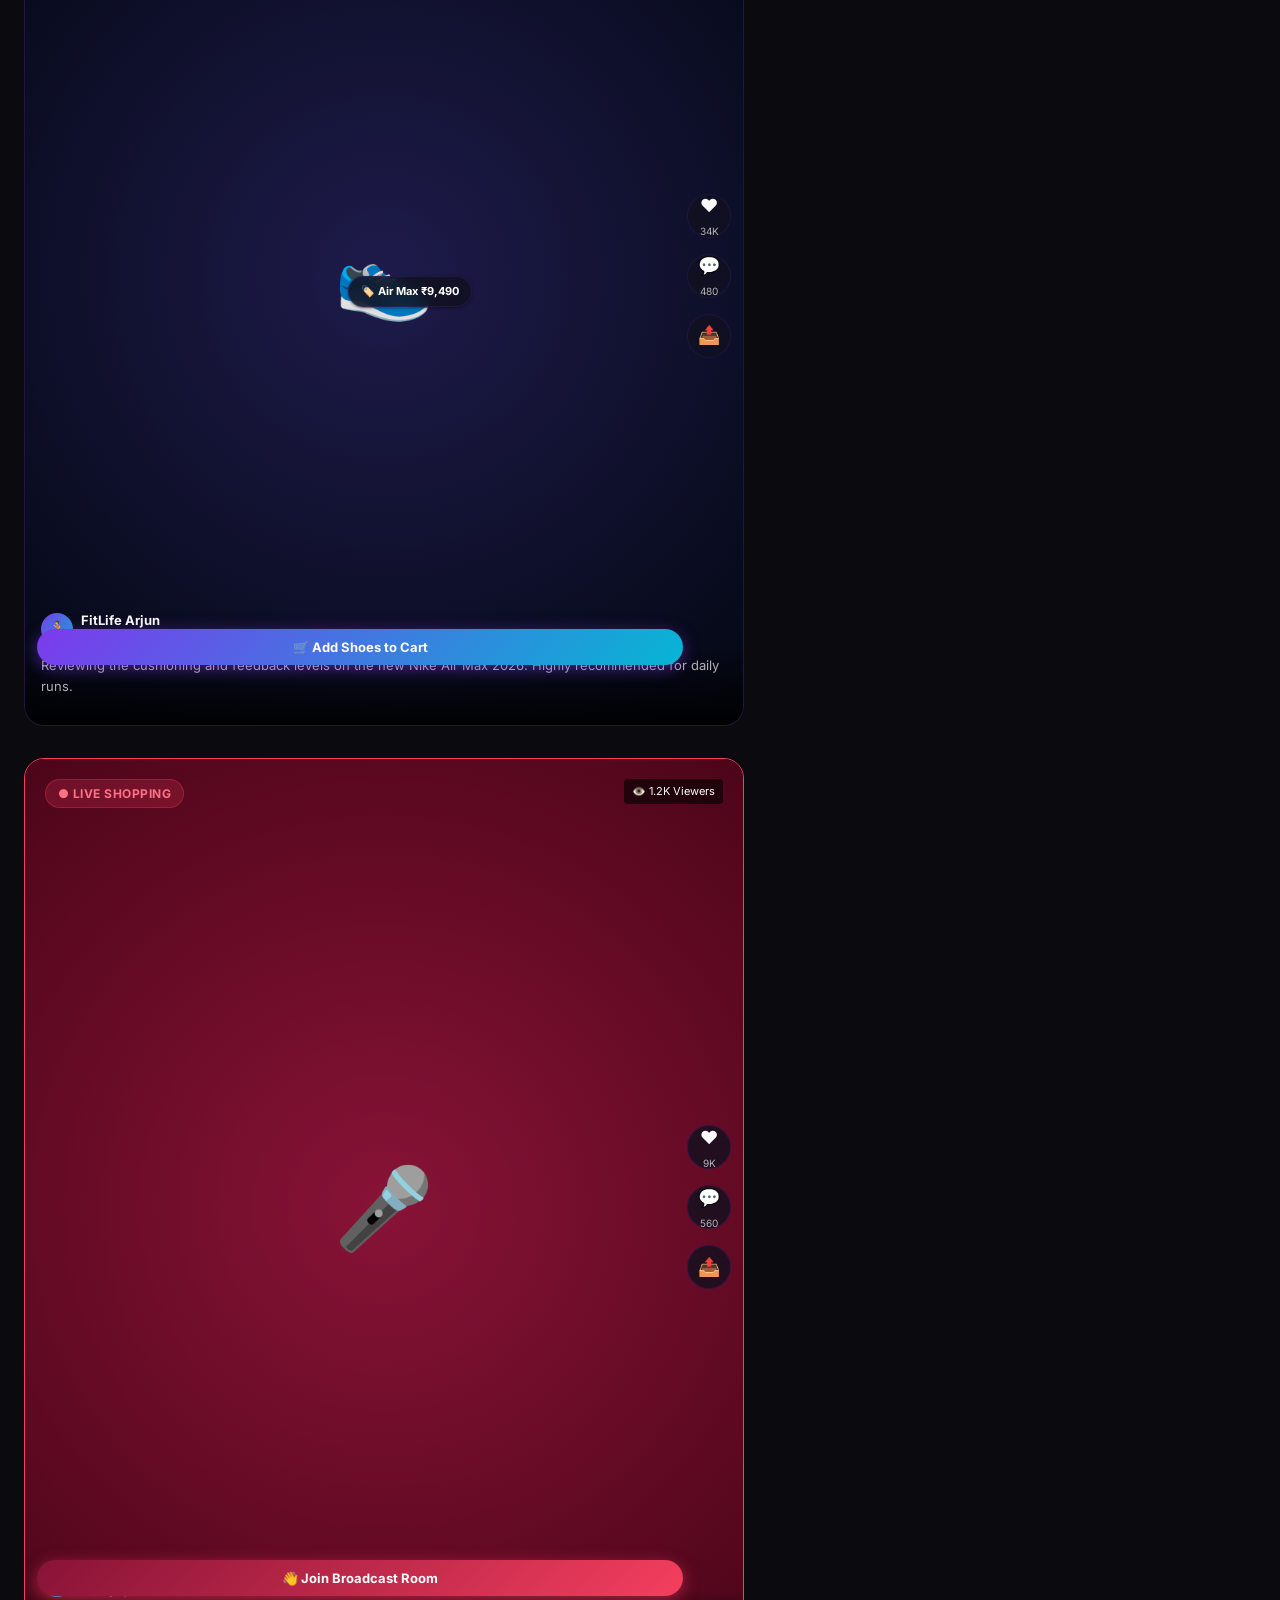
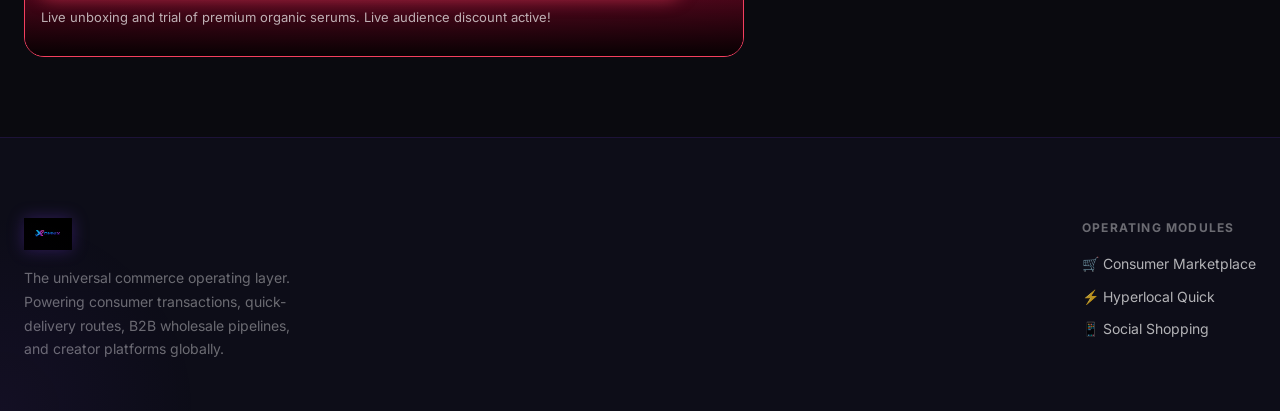
<file: social-commerce.html>
<!DOCTYPE html>
<html lang="en">
<head>
  <meta charset="UTF-8">
  <meta name="viewport" content="width=device-width, initial-scale=1.0">
  <title>OMNIX — Social Commerce</title>
  <meta name="description" content="Watch shoppable video reels, purchase creator bundles, and join live shopping broadcasts.">
  <link rel="stylesheet" href="css/omnix-design-system.css">
  <link rel="stylesheet" href="css/components.css">
  <link rel="stylesheet" href="css/animations.css">
  <style>
    .social-container {
      max-width: var(--container-max);
      margin: 100px auto 60px;
      padding: 0 24px;
    }

    /* Stories Row */
    .stories-row {
      display: flex;
      gap: 16px;
      overflow-x: auto;
      padding-bottom: 12px;
      margin-bottom: 32px;
      scrollbar-width: none;
    }

    .stories-row::-webkit-scrollbar {
      display: none;
    }

    .story-item {
      display: flex;
      flex-direction: column;
      align-items: center;
      gap: 6px;
      cursor: pointer;
      flex-shrink: 0;
    }

    .story-avatar-wrap {
      width: 64px;
      height: 64px;
      border-radius: 50%;
      background: var(--grad-brand);
      padding: 3px;
      display: flex;
      align-items: center;
      justify-content: center;
      transition: transform 0.2s;
    }

    .story-avatar-wrap:hover {
      transform: scale(1.05);
    }

    .story-avatar {
      width: 100%;
      height: 100%;
      border-radius: 50%;
      background: var(--color-surface-2);
      border: 2px solid var(--color-space);
      display: flex;
      align-items: center;
      justify-content: center;
      font-size: 24px;
    }

    .story-label {
      font-size: 11px;
      font-weight: 600;
      color: var(--text-secondary);
      max-width: 72px;
      text-overflow: ellipsis;
      white-space: nowrap;
      overflow: hidden;
    }

    /* Layout Split */
    .social-layout {
      display: grid;
      grid-template-columns: 1.2fr 0.8fr;
      gap: 32px;
      align-items: start;
    }

    .social-feed {
      display: flex;
      flex-direction: column;
      gap: 32px;
    }

    /* Dynamic overlay tags for shoppable items */
    .shoppable-tag {
      position: absolute;
      background: rgba(17, 17, 32, 0.85);
      backdrop-filter: blur(8px);
      border: 1px solid var(--color-border);
      border-radius: var(--radius-full);
      padding: 6px 12px;
      font-size: 11px;
      font-weight: 700;
      color: white;
      display: flex;
      align-items: center;
      gap: 6px;
      cursor: pointer;
      box-shadow: var(--shadow-sm);
      transition: all 0.2s;
    }

    .shoppable-tag:hover {
      background: var(--violet);
      border-color: var(--violet-light);
    }

    .trending-list {
      display: flex;
      flex-direction: column;
      gap: 16px;
    }

    .trending-tag-item {
      display: flex;
      justify-content: space-between;
      align-items: center;
      padding: 12px 16px;
      background: var(--color-surface-2);
      border: 1px solid var(--color-border);
      border-radius: var(--radius-md);
      font-size: 13px;
      font-weight: 600;
      cursor: pointer;
      transition: all 0.2s;
    }

    .trending-tag-item:hover {
      border-color: var(--violet);
      color: var(--violet-light);
    }
  </style>
</head>
<body>

  <!-- Navigation -->
  <nav class="omnix-nav" id="mainNav">
    <div class="nav-container">
      <a href="index.html" class="nav-logo"><img src="assets/images/logo.jpg" alt="OMNIX" style="height: 32px; filter: drop-shadow(0 0 8px rgba(124,58,237,0.3));"></a>
      <div class="nav-links">
        <a href="marketplace.html" class="nav-link">🛒 Marketplace</a>
        <a href="quick-commerce.html" class="nav-link">⚡ Quick</a>
        <a href="social-commerce.html" class="nav-link">📱 Social</a>
        <a href="ai-agent.html" class="nav-link">🤖 AI Agent</a>
        <a href="b2b.html" class="nav-link">🏭 B2B</a>
        <a href="creator-hub.html" class="nav-link">🎨 Creator</a>
        <a href="dashboard.html" class="nav-link">📊 Dashboard</a>
      </div>
      <div class="nav-actions">
        <div class="nav-search" onclick="document.getElementById('searchModal').classList.add('open')">
          <span>🔍 Search OMNIX...</span>
        </div>
        <button class="nav-cart" id="cartBtn" onclick="toggleCart()">
          <span>🛒</span>
          <span id="cartCount" class="cart-badge">0</span>
        </button>
      </div>
    </div>
  </nav>

  <main class="social-container">
    
    <!-- Stories Row -->
    <section class="stories-row">
      <div class="story-item" onclick="showToast('Opening Neha\'s styling story...', 'info')">
        <div class="story-avatar-wrap"><div class="story-avatar">👩</div></div>
        <div class="story-label">Neha Sharma</div>
      </div>
      <div class="story-item" onclick="showToast('Opening TechGuru\'s unboxing story...', 'info')">
        <div class="story-avatar-wrap"><div class="story-avatar">👨</div></div>
        <div class="story-label">TechGuru</div>
      </div>
      <div class="story-item" onclick="showToast('Opening Aaditi\'s kitchen story...', 'info')">
        <div class="story-avatar-wrap"><div class="story-avatar">👩‍🍳</div></div>
        <div class="story-label">FoodieAaditi</div>
      </div>
      <div class="story-item" onclick="showToast('Opening Arjun\'s fitness story...', 'info')">
        <div class="story-avatar-wrap"><div class="story-avatar">🏃</div></div>
        <div class="story-label">FitArjun</div>
      </div>
      <div class="story-item" onclick="showToast('Opening Priya\'s design story...', 'info')">
        <div class="story-avatar-wrap"><div class="story-avatar">🎨</div></div>
        <div class="story-label">Priya.Art</div>
      </div>
      <div class="story-item" onclick="showToast('Opening Rohit\'s gaming story...', 'info')">
        <div class="story-avatar-wrap"><div class="story-avatar">🎮</div></div>
        <div class="story-label">GamerRohit</div>
      </div>
      <div class="story-item" onclick="showToast('Opening Kabira\'s travel story...', 'info')">
        <div class="story-avatar-wrap"><div class="story-avatar">🎒</div></div>
        <div class="story-label">KabirTravel</div>
      </div>
      <div class="story-item" onclick="showToast('Opening Simran\'s beauty story...', 'info')">
        <div class="story-avatar-wrap"><div class="story-avatar">💅</div></div>
        <div class="story-label">SimranBeauty</div>
      </div>
    </section>

    <!-- Social Layout -->
    <div class="social-layout">
      <!-- LEFT FEED COL -->
      <section class="social-feed">
        
        <!-- Social Post 1 -->
        <div class="social-card">
          <div class="social-card-media" style="background: radial-gradient(circle, #2E1065 0%, #0F052D 100%);">
            👗
            <!-- Dynamic tags -->
            <div class="shoppable-tag" style="top:30%; left:25%;" onclick="addToCart('so1', 'Boho Stylist Dress', 'Neha Sharma Selection', 2499, '👗'); event.stopPropagation();">🏷️ Dress ₹2,499</div>
            <div class="shoppable-tag" style="top:60%; left:50%;" onclick="addToCart('so2', 'Premium Leather Bag', 'Neha Sharma Selection', 3999, '👜'); event.stopPropagation();">🏷️ Leather Bag ₹3,999</div>
          </div>
          <div class="social-card-overlay">
            <div style="display:flex; align-items:center; gap:8px; margin-bottom:8px;">
              <div style="width:32px; height:32px; border-radius:50%; background:var(--grad-brand); display:flex; align-items:center; justify-content:center; font-size:14px;">👩</div>
              <div>
                <div style="font-size:13px; font-weight:700;">Neha Sharma ⭐</div>
                <div style="font-size:10px; color:var(--text-muted);">Fashion Influencer</div>
              </div>
            </div>
            <p style="font-size:13px; color:var(--text-secondary); margin-bottom:12px;">Styling my favorite Boho look for this summer season. Both bag & dress are from the OMNIX fashion directory! 👗👜</p>
            <button class="social-buy-btn" onclick="showToast('🛍️ Loading Boho bundle selection...', 'info')">🛒 Shop This Look Bundle</button>
          </div>
          <div class="social-card-actions">
            <div class="social-action-btn" onclick="animateLike(this)">❤️<span class="social-action-count">45K</span></div>
            <div class="social-action-btn" onclick="showToast('💬 Comments loading...', 'info')">💬<span class="social-action-count">840</span></div>
            <div class="social-action-btn" onclick="showToast('📤 Link copied to clipboard.', 'success')">📤</div>
          </div>
        </div>

        <!-- Social Post 2 -->
        <div class="social-card">
          <div class="social-card-media" style="background: radial-gradient(circle, #0F172A 0%, #020617 100%);">
            📱
            <div class="shoppable-tag" style="top:45%; left:40%;" onclick="addToCart('p1', 'iPhone 16 Pro 256GB', 'Apple', 109900, '📱'); event.stopPropagation();">🏷️ iPhone 16 Pro ₹1,09,900</div>
          </div>
          <div class="social-card-overlay">
            <div style="display:flex; align-items:center; gap:8px; margin-bottom:8px;">
              <div style="width:32px; height:32px; border-radius:50%; background:var(--grad-brand); display:flex; align-items:center; justify-content:center; font-size:14px;">👨</div>
              <div>
                <div style="font-size:13px; font-weight:700;">TechGuru Rahul ✅</div>
                <div style="font-size:10px; color:var(--text-muted);">Hardware Critic</div>
              </div>
            </div>
            <p style="font-size:13px; color:var(--text-secondary); margin-bottom:12px;">iPhone 16 Pro Black Titanium unboxing. Sourced via OMNIX logistics within 1 hour. Extremely clean build quality.</p>
            <button class="social-buy-btn" onclick="addToCart('p1', 'iPhone 16 Pro 256GB', 'Apple', 109900, '📱')">🛒 Buy Now (₹1,09,900)</button>
          </div>
          <div class="social-card-actions">
            <div class="social-action-btn" onclick="animateLike(this)">❤️<span class="social-action-count">12K</span></div>
            <div class="social-action-btn">💬<span class="social-action-count">230</span></div>
            <div class="social-action-btn">📤</div>
          </div>
        </div>

        <!-- Social Post 3 -->
        <div class="social-card">
          <div class="social-card-media" style="background: radial-gradient(circle, #064E3B 0%, #022C22 100%);">
            🥗
            <div class="shoppable-tag" style="top:50%; left:35%;" onclick="addToCart('qc1', 'Organic Cow Milk 1L', 'Amul', 85, '🥛'); event.stopPropagation();">🏷️ Organic Milk ₹85</div>
            <div class="shoppable-tag" style="top:30%; left:60%;" onclick="addToCart('qc2', 'Fresh Onions 1kg', 'VeggieFarm', 60, '🧅'); event.stopPropagation();">🏷️ Fresh Onions ₹60</div>
          </div>
          <div class="social-card-overlay">
            <div style="display:flex; align-items:center; gap:8px; margin-bottom:8px;">
              <div style="width:32px; height:32px; border-radius:50%; background:var(--grad-brand); display:flex; align-items:center; justify-content:center; font-size:14px;">👩‍🍳</div>
              <div>
                <div style="font-size:13px; font-weight:700;">FoodieAaditi ✅</div>
                <div style="font-size:10px; color:var(--text-muted);">Culinary Artist</div>
              </div>
            </div>
            <p style="font-size:13px; color:var(--text-secondary); margin-bottom:12px;">Quick salad recipe using fresh organic supplies delivered from OMNIX dark stores in 8 minutes. 🥗</p>
            <button class="social-buy-btn" onclick="showToast('🛒 All ingredients added to pantry list!', 'success')">🛒 Shop All Ingredients</button>
          </div>
          <div class="social-card-actions">
            <div class="social-action-btn" onclick="animateLike(this)">❤️<span class="social-action-count">88K</span></div>
            <div class="social-action-btn">💬<span class="social-action-count">1.4K</span></div>
            <div class="social-action-btn">📤</div>
          </div>
        </div>

        <!-- Social Post 4 -->
        <div class="social-card">
          <div class="social-card-media" style="background: radial-gradient(circle, #1E1B4B 0%, #030712 100%);">
            👟
            <div class="shoppable-tag" style="top:50%; left:45%;" onclick="addToCart('p5', 'Nike Air Max Alpha', 'Nike', 9490, '👟'); event.stopPropagation();">🏷️ Air Max ₹9,490</div>
          </div>
          <div class="social-card-overlay">
            <div style="display:flex; align-items:center; gap:8px; margin-bottom:8px;">
              <div style="width:32px; height:32px; border-radius:50%; background:var(--grad-brand); display:flex; align-items:center; justify-content:center; font-size:14px;">🏃</div>
              <div>
                <div style="font-size:13px; font-weight:700;">FitLife Arjun</div>
                <div style="font-size:10px; color:var(--text-muted);">Athletic Trainer</div>
              </div>
            </div>
            <p style="font-size:13px; color:var(--text-secondary); margin-bottom:12px;">Reviewing the cushioning and feedback levels on the new Nike Air Max 2026. Highly recommended for daily runs.</p>
            <button class="social-buy-btn" onclick="addToCart('p5', 'Nike Air Max Alpha', 'Nike', 9490, '👟')">🛒 Add Shoes to Cart</button>
          </div>
          <div class="social-card-actions">
            <div class="social-action-btn" onclick="animateLike(this)">❤️<span class="social-action-count">34K</span></div>
            <div class="social-action-btn">💬<span class="social-action-count">480</span></div>
            <div class="social-action-btn">📤</div>
          </div>
        </div>

        <!-- Social Post 5 (LIVE Stream) -->
        <div class="social-card" style="border-color:var(--rose);">
          <div class="social-card-media" style="background: radial-gradient(circle, #881337 0%, #4C0519 100%);">
            🎤
            <span class="badge badge-live" style="position:absolute; top:20px; left:20px; font-size:12px; padding:4px 12px;">● LIVE SHOPPING</span>
            <div style="position:absolute; top:20px; right:20px; font-size:11px; background:rgba(0,0,0,0.6); padding:4px 8px; border-radius:4px;">👁️ 1.2K Viewers</div>
          </div>
          <div class="social-card-overlay">
            <div style="display:flex; align-items:center; gap:8px; margin-bottom:8px;">
              <div style="width:32px; height:32px; border-radius:50%; background:var(--grad-brand); display:flex; align-items:center; justify-content:center; font-size:14px;">💅</div>
              <div>
                <div style="font-size:13px; font-weight:700;">Simran Beauty Room ✅</div>
                <div style="font-size:10px; color:var(--text-muted);">Beauty Specialist</div>
              </div>
            </div>
            <p style="font-size:13px; color:var(--text-secondary); margin-bottom:12px;">Live unboxing and trial of premium organic serums. Live audience discount active!</p>
            <button class="social-buy-btn" style="background:var(--grad-rose); box-shadow:0 4px 16px rgba(244,63,94,0.5);" onclick="showToast('🎤 Entering Live shopping feed...', 'info')">👋 Join Broadcast Room</button>
          </div>
          <div class="social-card-actions">
            <div class="social-action-btn" onclick="animateLike(this)">❤️<span class="social-action-count">9K</span></div>
            <div class="social-action-btn">💬<span class="social-action-count">560</span></div>
            <div class="social-action-btn">📤</div>
          </div>
        </div>

      </section>

      <!-- RIGHT TRENDING COL -->
      <aside class="social-feed" style="gap:24px;">
        
        <!-- Trending products -->
        <div class="panel-card">
          <h3 style="font-family:var(--font-display); font-size:16px; font-weight:800; margin-bottom:16px;">Trending Sourced from Social</h3>
          
          <div class="trending-list">
            <!-- Item 1 -->
            <div class="result-small-card" onclick="addToCart('p1', 'iPhone 16 Pro', 'Apple', 109900, '📱')">
              <div style="font-size:24px;">📱</div>
              <div style="flex:1;">
                <div style="font-size:12px; font-weight:700;">iPhone 16 Pro</div>
                <div style="font-size:11px; color:var(--text-muted);">₹1,09,900</div>
              </div>
              <span style="font-size:11px; color:var(--rose); font-weight:700;">🔥 #1 Trending</span>
            </div>
            <!-- Item 2 -->
            <div class="result-small-card" onclick="addToCart('p3', 'Sony WH-1000XM6', 'Sony', 26990, '🎧')">
              <div style="font-size:24px;">🎧</div>
              <div style="flex:1;">
                <div style="font-size:12px; font-weight:700;">Sony WH-1000XM6</div>
                <div style="font-size:11px; color:var(--text-muted);">₹26,990</div>
              </div>
              <span style="font-size:11px; color:var(--text-secondary);">4.2K sold</span>
            </div>
            <!-- Item 3 -->
            <div class="result-small-card" onclick="addToCart('p5', 'Nike Air Max Alpha', 'Nike', 9490, '👟')">
              <div style="font-size:24px;">👟</div>
              <div style="flex:1;">
                <div style="font-size:12px; font-weight:700;">Nike Air Max Alpha</div>
                <div style="font-size:11px; color:var(--text-muted);">₹9,490</div>
              </div>
              <span style="font-size:11px; color:var(--text-secondary);">2.8K sold</span>
            </div>
          </div>
        </div>

        <!-- Top Creators -->
        <div class="panel-card">
          <h3 style="font-family:var(--font-display); font-size:16px; font-weight:800; margin-bottom:16px;">Top Sourced Creators</h3>
          
          <div style="display:grid; grid-template-columns:repeat(2, 1fr); gap:16px;">
            <div class="creator-card">
              <div class="creator-avatar"><div class="creator-avatar" style="font-size:24px; background:none;">👩</div></div>
              <div class="creator-name">Neha S.</div>
              <div class="creator-handle">@neha.styles</div>
            </div>
            <div class="creator-card">
              <div class="creator-avatar"><div class="creator-avatar" style="font-size:24px; background:none;">👨</div></div>
              <div class="creator-name">TechGuru</div>
              <div class="creator-handle">@tech.guru</div>
            </div>
          </div>
        </div>

        <!-- Trending Tags -->
        <div class="panel-card">
          <h3 style="font-family:var(--font-display); font-size:16px; font-weight:800; margin-bottom:16px;">Trending Hashtags</h3>
          <div class="trending-list">
            <div class="trending-tag-item"><span>#SummerFashion2026</span> <span style="color:var(--text-muted);">48K buys</span></div>
            <div class="trending-tag-item"><span>#iPhone16Unboxing</span> <span style="color:var(--text-muted);">32K buys</span></div>
            <div class="trending-tag-item"><span>#OrganicPantryLife</span> <span style="color:var(--text-muted);">24K buys</span></div>
            <div class="trending-tag-item"><span>#GamingRigBuild</span> <span style="color:var(--text-muted);">18K buys</span></div>
          </div>
        </div>

      </aside>
    </div>
  </main>

  <!-- Universal Footer -->
  <footer style="background: var(--color-deep); border-top: 1px solid var(--color-border); padding: 80px 0 30px; margin-top: 80px;">
    <div style="display: flex; flex-wrap: wrap; justify-content: space-between; gap: 40px; padding: 0 24px; max-width: var(--container-max); margin: 0 auto;">
      <div class="footer-brand">
        <a href="index.html" class="nav-logo" style="margin-bottom: 16px;"><img src="assets/images/logo.jpg" alt="OMNIX" style="height: 32px; filter: drop-shadow(0 0 8px rgba(124,58,237,0.3));"></a>
        <p class="footer-brand-desc">The universal commerce operating layer. Powering consumer transactions, quick-delivery routes, B2B wholesale pipelines, and creator platforms globally.</p>
      </div>
      <div class="footer-links-col">
        <h5>Operating Modules</h5>
        <a href="marketplace.html" class="footer-link">🛒 Consumer Marketplace</a>
        <a href="quick-commerce.html" class="footer-link">⚡ Hyperlocal Quick</a>
        <a href="social-commerce.html" class="footer-link">📱 Social Shopping</a>
      </div>
    </div>
  </footer>

  <script src="js/omnix-core.js"></script>
  <script>
    function animateLike(btn) {
      // Toggle active color class
      btn.style.color = btn.style.color === 'var(--rose)' ? '' : 'var(--rose)';
      btn.style.borderColor = btn.style.color === 'var(--rose)' ? 'var(--rose)' : '';
      
      // Simple scaling animation
      btn.style.transform = 'scale(1.2)';
      setTimeout(() => btn.style.transform = 'scale(1)', 150);
      
      showToast('❤️ Post added to likes folder', 'success');
    }
  </script>
</body>
</html>
</file>
<file: css/omnix-design-system.css>
/* ============================================================
   OMNIX DESIGN SYSTEM — Master CSS
   The Ultimate Commerce Operating System
   ============================================================ */

@import url('https://fonts.googleapis.com/css2?family=Inter:wght@300;400;500;600;700;800;900&family=Outfit:wght@300;400;500;600;700;800;900&family=JetBrains+Mono:wght@400;500;700&display=swap');

/* ============================================================
   1. CSS CUSTOM PROPERTIES — Design Tokens
   ============================================================ */
:root {
  /* === Color Palette === */
  --color-void:         #05050A;
  --color-space:        #0A0A0F;
  --color-deep:         #0D0D18;
  --color-surface:      #111120;
  --color-surface-2:    #161628;
  --color-surface-3:    #1C1C35;
  --color-border:       rgba(124, 58, 237, 0.15);
  --color-border-bright:rgba(124, 58, 237, 0.4);

  /* === Brand Colors === */
  --violet:             #7C3AED;
  --violet-light:       #9B6DFF;
  --violet-dim:         rgba(124, 58, 237, 0.2);
  --cyan:               #06B6D4;
  --cyan-light:         #22D3EE;
  --cyan-dim:           rgba(6, 182, 212, 0.2);
  --amber:              #F59E0B;
  --amber-light:        #FCD34D;
  --amber-dim:          rgba(245, 158, 11, 0.2);
  --rose:               #F43F5E;
  --rose-dim:           rgba(244, 63, 94, 0.2);
  --emerald:            #10B981;
  --emerald-dim:        rgba(16, 185, 129, 0.2);

  /* === Text Colors === */
  --text-primary:       #FAFAFA;
  --text-secondary:     rgba(250, 250, 250, 0.7);
  --text-muted:         rgba(250, 250, 250, 0.4);
  --text-disabled:      rgba(250, 250, 250, 0.25);

  /* === Gradients === */
  --grad-brand:         linear-gradient(135deg, var(--violet) 0%, var(--cyan) 100%);
  --grad-brand-soft:    linear-gradient(135deg, rgba(124,58,237,0.3) 0%, rgba(6,182,212,0.3) 100%);
  --grad-violet:        linear-gradient(135deg, #4C1D95, #7C3AED);
  --grad-cosmic:        linear-gradient(135deg, #0A0A0F 0%, #1C0A3A 50%, #0A1A2A 100%);
  --grad-amber:         linear-gradient(135deg, #92400E, #F59E0B);
  --grad-rose:          linear-gradient(135deg, #881337, #F43F5E);
  --grad-emerald:       linear-gradient(135deg, #064E3B, #10B981);
  --grad-text:          linear-gradient(135deg, #FAFAFA 0%, #9B6DFF 50%, #22D3EE 100%);

  /* === Shadows === */
  --shadow-sm:          0 1px 3px rgba(0,0,0,0.5);
  --shadow-md:          0 4px 20px rgba(0,0,0,0.6);
  --shadow-lg:          0 10px 40px rgba(0,0,0,0.7);
  --shadow-violet:      0 0 40px rgba(124,58,237,0.4);
  --shadow-cyan:        0 0 40px rgba(6,182,212,0.4);
  --shadow-amber:       0 0 40px rgba(245,158,11,0.4);
  --shadow-card:        0 8px 32px rgba(0,0,0,0.6), 0 0 0 1px var(--color-border);
  --shadow-glow:        0 0 60px rgba(124,58,237,0.3), 0 0 120px rgba(6,182,212,0.15);

  /* === Border Radius === */
  --radius-xs:          4px;
  --radius-sm:          8px;
  --radius-md:          12px;
  --radius-lg:          16px;
  --radius-xl:          24px;
  --radius-2xl:         32px;
  --radius-full:        9999px;

  /* === Spacing === */
  --space-1:  4px;
  --space-2:  8px;
  --space-3:  12px;
  --space-4:  16px;
  --space-5:  20px;
  --space-6:  24px;
  --space-8:  32px;
  --space-10: 40px;
  --space-12: 48px;
  --space-16: 64px;
  --space-20: 80px;
  --space-24: 96px;
  --space-32: 128px;

  /* === Typography === */
  --font-display:   'Outfit', sans-serif;
  --font-body:      'Inter', sans-serif;
  --font-mono:      'JetBrains Mono', monospace;

  /* === Transitions === */
  --transition-fast:   all 0.15s cubic-bezier(0.4, 0, 0.2, 1);
  --transition-base:   all 0.25s cubic-bezier(0.4, 0, 0.2, 1);
  --transition-slow:   all 0.4s cubic-bezier(0.4, 0, 0.2, 1);
  --transition-spring: all 0.5s cubic-bezier(0.34, 1.56, 0.64, 1);

  /* === Z-Indices === */
  --z-base:    1;
  --z-card:    10;
  --z-overlay: 100;
  --z-modal:   1000;
  --z-nav:     2000;
  --z-toast:   3000;

  /* === Layout === */
  --nav-height:    72px;
  --sidebar-width: 260px;
  --container-max: 1440px;
}

/* ============================================================
   2. RESET & BASE
   ============================================================ */
*, *::before, *::after {
  box-sizing: border-box;
  margin: 0;
  padding: 0;
}

html {
  font-size: 16px;
  scroll-behavior: smooth;
  -webkit-font-smoothing: antialiased;
  -moz-osx-font-smoothing: grayscale;
}

body {
  font-family: var(--font-body);
  background-color: var(--color-space);
  color: var(--text-primary);
  line-height: 1.6;
  overflow-x: hidden;
  min-height: 100vh;
}

img, video { max-width: 100%; display: block; }
a { color: inherit; text-decoration: none; }
button { cursor: pointer; font-family: inherit; border: none; background: none; }
ul, ol { list-style: none; }
input, textarea, select { font-family: inherit; }

/* ============================================================
   3. TYPOGRAPHY SCALE
   ============================================================ */
.text-display-2xl { font-family: var(--font-display); font-size: clamp(48px, 8vw, 96px); font-weight: 800; line-height: 1.05; letter-spacing: -0.03em; }
.text-display-xl  { font-family: var(--font-display); font-size: clamp(36px, 6vw, 72px);  font-weight: 800; line-height: 1.08; letter-spacing: -0.025em; }
.text-display-lg  { font-family: var(--font-display); font-size: clamp(28px, 4vw, 56px);  font-weight: 700; line-height: 1.1;  letter-spacing: -0.02em; }
.text-display-md  { font-family: var(--font-display); font-size: clamp(22px, 3vw, 40px);  font-weight: 700; line-height: 1.15; letter-spacing: -0.015em; }
.text-display-sm  { font-family: var(--font-display); font-size: clamp(18px, 2.5vw, 32px);font-weight: 600; line-height: 1.2;  letter-spacing: -0.01em; }
.text-xl   { font-size: 20px; font-weight: 600; }
.text-lg   { font-size: 18px; font-weight: 500; }
.text-md   { font-size: 16px; font-weight: 400; }
.text-sm   { font-size: 14px; font-weight: 400; }
.text-xs   { font-size: 12px; font-weight: 400; }
.text-xxs  { font-size: 11px; font-weight: 500; letter-spacing: 0.05em; }
.mono      { font-family: var(--font-mono); }

/* Gradient Text */
.text-gradient {
  background: var(--grad-text);
  -webkit-background-clip: text;
  -webkit-text-fill-color: transparent;
  background-clip: text;
}
.text-gradient-violet {
  background: linear-gradient(135deg, #9B6DFF, #7C3AED);
  -webkit-background-clip: text;
  -webkit-text-fill-color: transparent;
  background-clip: text;
}
.text-gradient-cyan {
  background: linear-gradient(135deg, #06B6D4, #22D3EE);
  -webkit-background-clip: text;
  -webkit-text-fill-color: transparent;
  background-clip: text;
}
.text-gradient-amber {
  background: linear-gradient(135deg, #F59E0B, #FCD34D);
  -webkit-background-clip: text;
  -webkit-text-fill-color: transparent;
  background-clip: text;
}

/* ============================================================
   4. NAVIGATION
   ============================================================ */
.omnix-nav {
  position: fixed;
  top: 0;
  left: 0;
  right: 0;
  z-index: var(--z-nav);
  height: var(--nav-height);
  display: flex;
  align-items: center;
  padding: 0 var(--space-6);
  background: rgba(10, 10, 15, 0.8);
  backdrop-filter: blur(24px) saturate(180%);
  -webkit-backdrop-filter: blur(24px) saturate(180%);
  border-bottom: 1px solid var(--color-border);
  transition: var(--transition-base);
}

.omnix-nav.scrolled {
  background: rgba(10, 10, 15, 0.95);
  box-shadow: 0 4px 32px rgba(0,0,0,0.5);
}

.nav-container {
  max-width: var(--container-max);
  width: 100%;
  margin: 0 auto;
  display: flex;
  align-items: center;
  gap: var(--space-8);
}

.nav-logo {
  display: flex;
  align-items: center;
  gap: var(--space-3);
  font-family: var(--font-display);
  font-weight: 800;
  font-size: 24px;
  letter-spacing: -0.04em;
  flex-shrink: 0;
}

.nav-logo-icon {
  width: 36px;
  height: 36px;
  background: var(--grad-brand);
  border-radius: var(--radius-sm);
  display: flex;
  align-items: center;
  justify-content: center;
  font-size: 18px;
  box-shadow: var(--shadow-violet);
}

.nav-logo span { background: var(--grad-text); -webkit-background-clip: text; -webkit-text-fill-color: transparent; background-clip: text; }

.nav-links {
  display: flex;
  align-items: center;
  gap: var(--space-1);
  flex: 1;
}

.nav-link {
  display: flex;
  align-items: center;
  gap: var(--space-2);
  padding: var(--space-2) var(--space-4);
  border-radius: var(--radius-full);
  font-size: 14px;
  font-weight: 500;
  color: var(--text-secondary);
  transition: var(--transition-fast);
  white-space: nowrap;
}

.nav-link:hover, .nav-link.active {
  color: var(--text-primary);
  background: var(--violet-dim);
}

.nav-link.active { color: var(--violet-light); }

.nav-actions {
  display: flex;
  align-items: center;
  gap: var(--space-3);
  flex-shrink: 0;
}

.nav-search {
  display: flex;
  align-items: center;
  gap: var(--space-2);
  padding: var(--space-2) var(--space-4);
  background: var(--color-surface);
  border: 1px solid var(--color-border);
  border-radius: var(--radius-full);
  font-size: 14px;
  color: var(--text-muted);
  cursor: pointer;
  transition: var(--transition-fast);
  min-width: 200px;
}

.nav-search:hover {
  border-color: var(--violet);
  color: var(--text-secondary);
}

.nav-cart {
  position: relative;
  display: flex;
  align-items: center;
  justify-content: center;
  width: 40px;
  height: 40px;
  border-radius: var(--radius-full);
  background: var(--color-surface);
  border: 1px solid var(--color-border);
  transition: var(--transition-fast);
  font-size: 18px;
}

.nav-cart:hover { border-color: var(--violet); background: var(--violet-dim); }

.cart-badge {
  position: absolute;
  top: -4px;
  right: -4px;
  width: 18px;
  height: 18px;
  background: var(--violet);
  border-radius: var(--radius-full);
  font-size: 10px;
  font-weight: 700;
  display: flex;
  align-items: center;
  justify-content: center;
  border: 2px solid var(--color-space);
}

/* ============================================================
   5. BUTTONS
   ============================================================ */
.btn {
  display: inline-flex;
  align-items: center;
  justify-content: center;
  gap: var(--space-2);
  padding: var(--space-3) var(--space-6);
  border-radius: var(--radius-full);
  font-size: 14px;
  font-weight: 600;
  transition: var(--transition-spring);
  position: relative;
  overflow: hidden;
  white-space: nowrap;
}

.btn::before {
  content: '';
  position: absolute;
  inset: 0;
  background: rgba(255,255,255,0.1);
  opacity: 0;
  transition: var(--transition-fast);
}

.btn:hover::before { opacity: 1; }
.btn:active { transform: scale(0.97); }

.btn-primary {
  background: var(--grad-brand);
  color: white;
  box-shadow: 0 4px 20px rgba(124,58,237,0.5);
}

.btn-primary:hover { box-shadow: 0 8px 32px rgba(124,58,237,0.7); transform: translateY(-2px); }

.btn-secondary {
  background: transparent;
  color: var(--text-primary);
  border: 1px solid var(--color-border-bright);
}

.btn-secondary:hover { border-color: var(--violet-light); background: var(--violet-dim); }

.btn-ghost {
  background: transparent;
  color: var(--text-secondary);
  border: 1px solid var(--color-border);
}

.btn-ghost:hover { background: var(--color-surface); color: var(--text-primary); }

.btn-amber {
  background: var(--grad-amber);
  color: white;
  box-shadow: 0 4px 20px rgba(245,158,11,0.4);
}

.btn-amber:hover { box-shadow: 0 8px 32px rgba(245,158,11,0.6); transform: translateY(-2px); }

.btn-cyan {
  background: linear-gradient(135deg, #0891B2, #06B6D4);
  color: white;
  box-shadow: 0 4px 20px rgba(6,182,212,0.4);
}

.btn-sm { padding: var(--space-2) var(--space-4); font-size: 13px; }
.btn-lg { padding: var(--space-4) var(--space-8); font-size: 16px; }
.btn-xl { padding: var(--space-5) var(--space-10); font-size: 18px; border-radius: var(--radius-lg); }
.btn-icon { width: 40px; height: 40px; padding: 0; border-radius: var(--radius-full); }
.btn-icon-sm { width: 32px; height: 32px; padding: 0; border-radius: var(--radius-full); }

/* ============================================================
   6. CARDS
   ============================================================ */
.card {
  background: var(--color-surface);
  border: 1px solid var(--color-border);
  border-radius: var(--radius-xl);
  transition: var(--transition-base);
  position: relative;
  overflow: hidden;
}

.card::before {
  content: '';
  position: absolute;
  top: 0;
  left: 0;
  right: 0;
  height: 1px;
  background: linear-gradient(90deg, transparent, rgba(124,58,237,0.5), transparent);
  opacity: 0;
  transition: var(--transition-base);
}

.card:hover { border-color: var(--color-border-bright); transform: translateY(-4px); box-shadow: var(--shadow-card), var(--shadow-violet); }
.card:hover::before { opacity: 1; }

.card-glass {
  background: rgba(17, 17, 32, 0.7);
  backdrop-filter: blur(20px) saturate(150%);
  -webkit-backdrop-filter: blur(20px) saturate(150%);
  border: 1px solid var(--color-border);
  border-radius: var(--radius-xl);
}

.card-glow {
  box-shadow: var(--shadow-card), 0 0 40px rgba(124,58,237,0.15);
}

/* Product Card */
.product-card {
  background: var(--color-surface);
  border: 1px solid var(--color-border);
  border-radius: var(--radius-xl);
  overflow: hidden;
  transition: var(--transition-spring);
  cursor: pointer;
}

.product-card:hover {
  border-color: var(--color-border-bright);
  transform: translateY(-6px) scale(1.01);
  box-shadow: var(--shadow-card), var(--shadow-violet);
}

.product-card-image {
  width: 100%;
  aspect-ratio: 1;
  background: var(--color-surface-2);
  position: relative;
  overflow: hidden;
  display: flex;
  align-items: center;
  justify-content: center;
  font-size: 64px;
}

.product-card-image img { width: 100%; height: 100%; object-fit: cover; transition: transform 0.5s ease; }
.product-card:hover .product-card-image img { transform: scale(1.08); }

.product-card-body { padding: var(--space-4); }
.product-card-name { font-weight: 600; font-size: 15px; margin-bottom: var(--space-1); color: var(--text-primary); }
.product-card-brand { font-size: 12px; color: var(--text-muted); margin-bottom: var(--space-3); }
.product-card-price { font-family: var(--font-display); font-size: 20px; font-weight: 700; color: var(--text-primary); }
.product-card-price-original { font-size: 13px; color: var(--text-muted); text-decoration: line-through; margin-left: var(--space-2); }
.product-card-discount { font-size: 12px; font-weight: 700; color: var(--emerald); margin-left: var(--space-2); }
.product-card-actions { display: flex; gap: var(--space-2); margin-top: var(--space-3); }

/* Stat Card */
.stat-card {
  background: var(--color-surface);
  border: 1px solid var(--color-border);
  border-radius: var(--radius-xl);
  padding: var(--space-6);
  display: flex;
  flex-direction: column;
  gap: var(--space-2);
}

.stat-card-value {
  font-family: var(--font-display);
  font-size: 36px;
  font-weight: 800;
  letter-spacing: -0.02em;
}

.stat-card-label { font-size: 14px; color: var(--text-muted); }
.stat-card-change { font-size: 13px; font-weight: 600; display: flex; align-items: center; gap: 4px; }
.stat-card-change.up { color: var(--emerald); }
.stat-card-change.down { color: var(--rose); }

/* ============================================================
   7. BADGES & TAGS
   ============================================================ */
.badge {
  display: inline-flex;
  align-items: center;
  gap: 4px;
  padding: 3px 10px;
  border-radius: var(--radius-full);
  font-size: 11px;
  font-weight: 700;
  letter-spacing: 0.04em;
  text-transform: uppercase;
}

.badge-violet   { background: var(--violet-dim);   color: var(--violet-light); border: 1px solid rgba(124,58,237,0.3); }
.badge-cyan     { background: var(--cyan-dim);     color: var(--cyan-light);   border: 1px solid rgba(6,182,212,0.3); }
.badge-amber    { background: var(--amber-dim);    color: var(--amber-light);  border: 1px solid rgba(245,158,11,0.3); }
.badge-rose     { background: var(--rose-dim);     color: #FB7185;             border: 1px solid rgba(244,63,94,0.3); }
.badge-emerald  { background: var(--emerald-dim);  color: #34D399;             border: 1px solid rgba(16,185,129,0.3); }
.badge-new      { background: var(--grad-brand);   color: white;               font-size: 10px; }
.badge-live     { background: var(--rose-dim); color: #FB7185; border: 1px solid rgba(244,63,94,0.3); animation: pulseLive 2s infinite; }

/* ============================================================
   8. INPUTS & FORMS
   ============================================================ */
.input {
  width: 100%;
  padding: var(--space-3) var(--space-4);
  background: var(--color-surface);
  border: 1px solid var(--color-border);
  border-radius: var(--radius-md);
  color: var(--text-primary);
  font-size: 14px;
  transition: var(--transition-fast);
  outline: none;
}

.input:focus { border-color: var(--violet); box-shadow: 0 0 0 3px var(--violet-dim); }
.input::placeholder { color: var(--text-disabled); }

.input-search {
  padding-left: 44px;
  border-radius: var(--radius-full);
  font-size: 15px;
}

.input-group { position: relative; }
.input-icon { position: absolute; left: 14px; top: 50%; transform: translateY(-50%); color: var(--text-muted); font-size: 18px; }

.select {
  width: 100%;
  padding: var(--space-3) var(--space-4);
  background: var(--color-surface);
  border: 1px solid var(--color-border);
  border-radius: var(--radius-md);
  color: var(--text-primary);
  font-size: 14px;
  transition: var(--transition-fast);
  outline: none;
  cursor: pointer;
  appearance: none;
}

.select:focus { border-color: var(--violet); }

/* ============================================================
   9. LAYOUT UTILITIES
   ============================================================ */
.container { max-width: var(--container-max); margin: 0 auto; padding: 0 var(--space-6); }
.section { padding: var(--space-24) 0; }
.section-sm { padding: var(--space-16) 0; }
.section-header { margin-bottom: var(--space-12); }
.section-tag { display: inline-flex; align-items: center; gap: var(--space-2); margin-bottom: var(--space-4); }

.grid { display: grid; }
.grid-2 { grid-template-columns: repeat(2, 1fr); }
.grid-3 { grid-template-columns: repeat(3, 1fr); }
.grid-4 { grid-template-columns: repeat(4, 1fr); }
.grid-5 { grid-template-columns: repeat(5, 1fr); }
.grid-auto { grid-template-columns: repeat(auto-fill, minmax(280px, 1fr)); }
.grid-auto-sm { grid-template-columns: repeat(auto-fill, minmax(200px, 1fr)); }
.gap-4  { gap: var(--space-4); }
.gap-6  { gap: var(--space-6); }
.gap-8  { gap: var(--space-8); }

.flex { display: flex; }
.flex-center { display: flex; align-items: center; justify-content: center; }
.flex-between { display: flex; align-items: center; justify-content: space-between; }
.flex-col { flex-direction: column; }
.items-center { align-items: center; }
.gap-2 { gap: var(--space-2); }
.gap-3 { gap: var(--space-3); }

.main-content { padding-top: var(--nav-height); min-height: 100vh; }

/* ============================================================
   10. HERO SECTION
   ============================================================ */
.hero {
  position: relative;
  min-height: 100vh;
  display: flex;
  align-items: center;
  justify-content: center;
  overflow: hidden;
  padding: var(--nav-height) var(--space-6) var(--space-16);
}

.hero-bg {
  position: absolute;
  inset: 0;
  background-image: url('../assets/images/hero-bg.png');
  background-size: cover;
  background-position: center;
  background-repeat: no-repeat;
}

.hero-bg::after {
  content: '';
  position: absolute;
  inset: 0;
  background: linear-gradient(180deg, rgba(10,10,15,0.2) 0%, rgba(10,10,15,0.5) 60%, rgba(10,10,15,1) 100%);
}

.hero-particles { position: absolute; inset: 0; pointer-events: none; }

.hero-content {
  position: relative;
  z-index: 2;
  text-align: center;
  max-width: 900px;
  margin: 0 auto;
}

.hero-eyebrow {
  display: inline-flex;
  align-items: center;
  gap: var(--space-2);
  padding: var(--space-2) var(--space-4);
  background: var(--violet-dim);
  border: 1px solid rgba(124,58,237,0.3);
  border-radius: var(--radius-full);
  font-size: 13px;
  font-weight: 600;
  color: var(--violet-light);
  margin-bottom: var(--space-6);
  letter-spacing: 0.05em;
  text-transform: uppercase;
}

.hero-title { margin-bottom: var(--space-6); }

.hero-subtitle {
  font-size: clamp(16px, 2vw, 20px);
  color: var(--text-secondary);
  max-width: 600px;
  margin: 0 auto var(--space-10);
  line-height: 1.7;
}

.hero-actions {
  display: flex;
  gap: var(--space-4);
  justify-content: center;
  flex-wrap: wrap;
  margin-bottom: var(--space-16);
}

.hero-stats {
  display: flex;
  gap: var(--space-8);
  justify-content: center;
  flex-wrap: wrap;
}

.hero-stat-item { text-align: center; }
.hero-stat-value { font-family: var(--font-display); font-size: 32px; font-weight: 800; letter-spacing: -0.02em; }
.hero-stat-label { font-size: 13px; color: var(--text-muted); margin-top: 4px; }

/* ============================================================
   11. FEATURE CARDS — Module Grid
   ============================================================ */
.module-card {
  background: var(--color-surface);
  border: 1px solid var(--color-border);
  border-radius: var(--radius-xl);
  padding: var(--space-6);
  display: flex;
  flex-direction: column;
  gap: var(--space-4);
  transition: var(--transition-spring);
  cursor: pointer;
  position: relative;
  overflow: hidden;
}

.module-card::before {
  content: '';
  position: absolute;
  top: 0;
  left: 0;
  right: 0;
  bottom: 0;
  opacity: 0;
  transition: var(--transition-base);
  border-radius: inherit;
}

.module-card:hover { transform: translateY(-6px); border-color: var(--color-border-bright); }
.module-card:hover::before { opacity: 1; }
.module-card:hover .module-icon { transform: scale(1.15) rotate(-5deg); }

.module-card-violet::before { background: radial-gradient(circle at top left, var(--violet-dim), transparent 60%); }
.module-card-cyan::before   { background: radial-gradient(circle at top left, var(--cyan-dim), transparent 60%); }
.module-card-amber::before  { background: radial-gradient(circle at top left, var(--amber-dim), transparent 60%); }
.module-card-rose::before   { background: radial-gradient(circle at top left, var(--rose-dim), transparent 60%); }
.module-card-emerald::before { background: radial-gradient(circle at top left, var(--emerald-dim), transparent 60%); }

.module-icon {
  width: 52px;
  height: 52px;
  border-radius: var(--radius-md);
  display: flex;
  align-items: center;
  justify-content: center;
  font-size: 26px;
  transition: var(--transition-spring);
}

.module-icon-violet  { background: var(--violet-dim);  border: 1px solid rgba(124,58,237,0.3); }
.module-icon-cyan    { background: var(--cyan-dim);    border: 1px solid rgba(6,182,212,0.3); }
.module-icon-amber   { background: var(--amber-dim);   border: 1px solid rgba(245,158,11,0.3); }
.module-icon-rose    { background: var(--rose-dim);    border: 1px solid rgba(244,63,94,0.3); }
.module-icon-emerald { background: var(--emerald-dim); border: 1px solid rgba(16,185,129,0.3); }

.module-title { font-family: var(--font-display); font-size: 18px; font-weight: 700; }
.module-desc  { font-size: 14px; color: var(--text-secondary); line-height: 1.6; }
.module-tags  { display: flex; gap: var(--space-2); flex-wrap: wrap; }
.module-tag   { font-size: 11px; padding: 3px 8px; border-radius: var(--radius-full); background: var(--color-surface-2); color: var(--text-muted); border: 1px solid var(--color-border); }

/* ============================================================
   12. LIVE STATS TICKER
   ============================================================ */
.stats-ticker {
  background: var(--color-deep);
  border-top: 1px solid var(--color-border);
  border-bottom: 1px solid var(--color-border);
  overflow: hidden;
  height: 44px;
  display: flex;
  align-items: center;
}

.ticker-track {
  display: flex;
  gap: var(--space-12);
  animation: ticker 30s linear infinite;
  white-space: nowrap;
}

.ticker-item {
  display: flex;
  align-items: center;
  gap: var(--space-2);
  font-size: 13px;
  color: var(--text-secondary);
}

.ticker-dot { width: 6px; height: 6px; border-radius: 50%; background: var(--emerald); box-shadow: 0 0 6px var(--emerald); }

/* ============================================================
   13. SIDEBAR
   ============================================================ */
.sidebar {
  width: var(--sidebar-width);
  height: 100vh;
  position: fixed;
  top: 0;
  left: 0;
  background: var(--color-deep);
  border-right: 1px solid var(--color-border);
  display: flex;
  flex-direction: column;
  padding: var(--space-6);
  z-index: var(--z-nav);
  overflow-y: auto;
}

.sidebar-logo { padding: var(--space-4) 0 var(--space-8); }

.sidebar-nav { display: flex; flex-direction: column; gap: var(--space-1); flex: 1; }

.sidebar-link {
  display: flex;
  align-items: center;
  gap: var(--space-3);
  padding: var(--space-3) var(--space-4);
  border-radius: var(--radius-lg);
  font-size: 14px;
  font-weight: 500;
  color: var(--text-secondary);
  transition: var(--transition-fast);
}

.sidebar-link:hover   { background: var(--color-surface); color: var(--text-primary); }
.sidebar-link.active  { background: var(--violet-dim); color: var(--violet-light); border: 1px solid rgba(124,58,237,0.3); }
.sidebar-link-icon    { font-size: 18px; }
.sidebar-section-label { font-size: 11px; font-weight: 700; letter-spacing: 0.1em; text-transform: uppercase; color: var(--text-disabled); padding: var(--space-4) var(--space-4) var(--space-2); }

/* ============================================================
   14. SCROLLBAR
   ============================================================ */
::-webkit-scrollbar              { width: 6px; height: 6px; }
::-webkit-scrollbar-track        { background: var(--color-space); }
::-webkit-scrollbar-thumb        { background: var(--color-surface-3); border-radius: 3px; }
::-webkit-scrollbar-thumb:hover  { background: var(--violet); }

/* ============================================================
   15. FILTER CHIPS
   ============================================================ */
.filter-chips { display: flex; gap: var(--space-2); flex-wrap: wrap; }

.chip {
  display: inline-flex;
  align-items: center;
  gap: var(--space-2);
  padding: var(--space-2) var(--space-4);
  border-radius: var(--radius-full);
  font-size: 13px;
  font-weight: 500;
  background: var(--color-surface);
  border: 1px solid var(--color-border);
  color: var(--text-secondary);
  cursor: pointer;
  transition: var(--transition-fast);
}

.chip:hover         { border-color: var(--violet); color: var(--violet-light); }
.chip.active        { background: var(--violet-dim); border-color: var(--violet); color: var(--violet-light); }

/* ============================================================
   16. PROGRESS & RATINGS
   ============================================================ */
.rating { display: flex; gap: 2px; align-items: center; }
.star   { font-size: 14px; color: var(--amber); }
.star.empty { color: var(--color-border); }

.progress-bar   { height: 6px; background: var(--color-surface-3); border-radius: var(--radius-full); overflow: hidden; }
.progress-fill  { height: 100%; background: var(--grad-brand); border-radius: var(--radius-full); transition: width 1s ease; }
.progress-fill-green  { background: var(--grad-emerald); }
.progress-fill-amber  { background: var(--grad-amber); }

/* ============================================================
   17. NOTIFICATION TOAST
   ============================================================ */
.toast-container {
  position: fixed;
  bottom: var(--space-6);
  right: var(--space-6);
  z-index: var(--z-toast);
  display: flex;
  flex-direction: column;
  gap: var(--space-3);
  pointer-events: none;
}

.toast {
  display: flex;
  align-items: center;
  gap: var(--space-3);
  padding: var(--space-4) var(--space-5);
  background: var(--color-surface-2);
  border: 1px solid var(--color-border);
  border-radius: var(--radius-lg);
  box-shadow: var(--shadow-lg);
  backdrop-filter: blur(12px);
  min-width: 280px;
  pointer-events: all;
  animation: slideInRight 0.4s var(--transition-spring) forwards;
}

.toast.success { border-left: 3px solid var(--emerald); }
.toast.error   { border-left: 3px solid var(--rose); }
.toast.info    { border-left: 3px solid var(--violet); }
.toast.warning { border-left: 3px solid var(--amber); }

/* ============================================================
   18. MODAL & OVERLAY
   ============================================================ */
.overlay {
  position: fixed;
  inset: 0;
  background: rgba(0,0,0,0.8);
  backdrop-filter: blur(8px);
  z-index: var(--z-modal);
  display: flex;
  align-items: center;
  justify-content: center;
  opacity: 0;
  visibility: hidden;
  transition: var(--transition-base);
}

.overlay.open { opacity: 1; visibility: visible; }

.modal {
  background: var(--color-surface);
  border: 1px solid var(--color-border);
  border-radius: var(--radius-2xl);
  padding: var(--space-8);
  max-width: 560px;
  width: 90%;
  position: relative;
  transform: translateY(20px) scale(0.97);
  transition: var(--transition-spring);
}

.overlay.open .modal { transform: translateY(0) scale(1); }

/* ============================================================
   19. CHAT / AI INTERFACE
   ============================================================ */
.chat-container {
  display: flex;
  flex-direction: column;
  height: 100%;
}

.chat-messages {
  flex: 1;
  overflow-y: auto;
  padding: var(--space-6);
  display: flex;
  flex-direction: column;
  gap: var(--space-4);
}

.chat-message { display: flex; gap: var(--space-3); max-width: 80%; }
.chat-message.user { align-self: flex-end; flex-direction: row-reverse; }

.chat-avatar {
  width: 36px;
  height: 36px;
  border-radius: var(--radius-full);
  display: flex;
  align-items: center;
  justify-content: center;
  font-size: 16px;
  flex-shrink: 0;
}

.chat-avatar-ai   { background: var(--grad-brand); }
.chat-avatar-user { background: var(--color-surface-3); }

.chat-bubble {
  padding: var(--space-4);
  border-radius: var(--radius-xl);
  font-size: 14px;
  line-height: 1.6;
  position: relative;
}

.chat-bubble-ai   { background: var(--color-surface-2); border: 1px solid var(--color-border); border-radius: var(--radius-xl) var(--radius-xl) var(--radius-xl) 0; }
.chat-bubble-user { background: var(--grad-brand); color: white; border-radius: var(--radius-xl) var(--radius-xl) 0 var(--radius-xl); }

.chat-input-area {
  padding: var(--space-4);
  border-top: 1px solid var(--color-border);
  background: var(--color-deep);
  display: flex;
  gap: var(--space-3);
  align-items: flex-end;
}

.chat-input {
  flex: 1;
  padding: var(--space-3) var(--space-4);
  background: var(--color-surface);
  border: 1px solid var(--color-border);
  border-radius: var(--radius-xl);
  color: var(--text-primary);
  font-size: 14px;
  outline: none;
  resize: none;
  min-height: 44px;
  max-height: 120px;
  transition: var(--transition-fast);
}

.chat-input:focus { border-color: var(--violet); }

/* ============================================================
   20. ANIMATIONS & KEYFRAMES
   ============================================================ */
@keyframes ticker {
  from { transform: translateX(0); }
  to   { transform: translateX(-50%); }
}

@keyframes fadeInUp {
  from { opacity: 0; transform: translateY(30px); }
  to   { opacity: 1; transform: translateY(0); }
}

@keyframes fadeInDown {
  from { opacity: 0; transform: translateY(-20px); }
  to   { opacity: 1; transform: translateY(0); }
}

@keyframes fadeIn {
  from { opacity: 0; }
  to   { opacity: 1; }
}

@keyframes slideInRight {
  from { opacity: 0; transform: translateX(40px); }
  to   { opacity: 1; transform: translateX(0); }
}

@keyframes slideInLeft {
  from { opacity: 0; transform: translateX(-40px); }
  to   { opacity: 1; transform: translateX(0); }
}

@keyframes scaleIn {
  from { opacity: 0; transform: scale(0.9); }
  to   { opacity: 1; transform: scale(1); }
}

@keyframes pulseLive {
  0%, 100% { opacity: 1; }
  50% { opacity: 0.6; }
}

@keyframes pulseGlow {
  0%, 100% { box-shadow: 0 0 20px rgba(124,58,237,0.4); }
  50%       { box-shadow: 0 0 60px rgba(124,58,237,0.8), 0 0 100px rgba(6,182,212,0.3); }
}

@keyframes float {
  0%, 100% { transform: translateY(0px); }
  50%       { transform: translateY(-12px); }
}

@keyframes spin {
  from { transform: rotate(0deg); }
  to   { transform: rotate(360deg); }
}

@keyframes shimmer {
  0%   { background-position: -200% center; }
  100% { background-position: 200% center; }
}

@keyframes typing {
  0%, 80%, 100% { transform: scale(0.8); opacity: 0.5; }
  40% { transform: scale(1.2); opacity: 1; }
}

@keyframes orbitGlow {
  0%   { transform: rotate(0deg) translateX(120px) rotate(0deg); }
  100% { transform: rotate(360deg) translateX(120px) rotate(-360deg); }
}

@keyframes gradientShift {
  0%   { background-position: 0% 50%; }
  50%  { background-position: 100% 50%; }
  100% { background-position: 0% 50%; }
}

@keyframes waveform {
  0%, 100% { transform: scaleY(0.4); }
  50% { transform: scaleY(1); }
}

@keyframes countUp {
  from { opacity: 0; transform: translateY(10px); }
  to   { opacity: 1; transform: translateY(0); }
}

@keyframes ripple {
  0% { transform: scale(0); opacity: 0.6; }
  100% { transform: scale(2.5); opacity: 0; }
}

.animate-fadeInUp   { animation: fadeInUp 0.6s ease both; }
.animate-fadeIn     { animation: fadeIn 0.5s ease both; }
.animate-scaleIn    { animation-name: scaleIn; animation-duration: 0.4s; animation-fill-mode: both; }
.animate-float      { animation: float 4s ease-in-out infinite; }
.animate-pulse-glow { animation: pulseGlow 3s ease-in-out infinite; }
.animate-spin       { animation: spin 8s linear infinite; }
.animate-shimmer {
  background: linear-gradient(90deg, var(--color-surface) 0%, var(--color-surface-2) 50%, var(--color-surface) 100%);
  background-size: 200% 100%;
  animation: shimmer 1.5s ease-in-out infinite;
}

/* Stagger children */
.stagger-children > * { opacity: 0; animation: fadeInUp 0.6s ease both; }
.stagger-children > *:nth-child(1) { animation-delay: 0.1s; }
.stagger-children > *:nth-child(2) { animation-delay: 0.2s; }
.stagger-children > *:nth-child(3) { animation-delay: 0.3s; }
.stagger-children > *:nth-child(4) { animation-delay: 0.4s; }
.stagger-children > *:nth-child(5) { animation-delay: 0.5s; }
.stagger-children > *:nth-child(6) { animation-delay: 0.6s; }
.stagger-children > *:nth-child(7) { animation-delay: 0.7s; }
.stagger-children > *:nth-child(8) { animation-delay: 0.8s; }
.stagger-children > *:nth-child(9) { animation-delay: 0.9s; }

/* ============================================================
   21. SPECIFIC COMPONENT STYLES
   ============================================================ */

/* Glow orb decorations */
.glow-orb {
  position: absolute;
  border-radius: 50%;
  filter: blur(80px);
  pointer-events: none;
  z-index: 0;
}

.glow-orb-violet { background: rgba(124, 58, 237, 0.35); }
.glow-orb-cyan   { background: rgba(6, 182, 212, 0.25); }
.glow-orb-amber  { background: rgba(245, 158, 11, 0.2); }

/* Neon border effect */
.neon-border {
  box-shadow: 0 0 0 1px var(--violet), 0 0 20px rgba(124,58,237,0.4), inset 0 0 20px rgba(124,58,237,0.05);
}

/* Gradient border card */
.gradient-border {
  position: relative;
  background: var(--color-surface);
  border-radius: var(--radius-xl);
}
.gradient-border::before {
  content: '';
  position: absolute;
  inset: -1px;
  border-radius: calc(var(--radius-xl) + 1px);
  background: var(--grad-brand);
  z-index: -1;
}

/* Divider */
.divider { height: 1px; background: var(--color-border); margin: var(--space-6) 0; }
.divider-glow { height: 1px; background: linear-gradient(90deg, transparent, var(--violet), transparent); }

/* Typing dots */
.typing-dots { display: flex; gap: 4px; align-items: center; }
.typing-dot { width: 6px; height: 6px; border-radius: 50%; background: var(--text-muted); }
.typing-dot:nth-child(1) { animation: typing 1.4s 0s infinite; }
.typing-dot:nth-child(2) { animation: typing 1.4s 0.2s infinite; }
.typing-dot:nth-child(3) { animation: typing 1.4s 0.4s infinite; }

/* Live indicator */
.live-indicator {
  display: inline-flex;
  align-items: center;
  gap: 6px;
  font-size: 12px;
  font-weight: 700;
  color: var(--rose);
  letter-spacing: 0.05em;
}
.live-dot { width: 8px; height: 8px; border-radius: 50%; background: var(--rose); animation: pulseLive 1.5s infinite; }

/* Gradient line */
.gradient-line {
  height: 2px;
  background: var(--grad-brand);
  border-radius: var(--radius-full);
  box-shadow: 0 0 12px rgba(124,58,237,0.5);
}

/* Avatar group */
.avatar-group { display: flex; }
.avatar { width: 36px; height: 36px; border-radius: 50%; border: 2px solid var(--color-space); background: var(--color-surface-2); display: flex; align-items: center; justify-content: center; font-size: 14px; font-weight: 600; }
.avatar-group .avatar:not(:first-child) { margin-left: -10px; }

/* Tab system */
.tabs { display: flex; gap: 2px; background: var(--color-deep); border-radius: var(--radius-full); padding: 3px; }
.tab {
  flex: 1;
  padding: var(--space-2) var(--space-4);
  border-radius: var(--radius-full);
  font-size: 13px;
  font-weight: 500;
  color: var(--text-muted);
  cursor: pointer;
  transition: var(--transition-fast);
  text-align: center;
}
.tab.active { background: var(--color-surface); color: var(--text-primary); }
.tab:hover:not(.active) { color: var(--text-secondary); }

/* Map placeholder */
.map-placeholder {
  background: var(--color-surface-2);
  border-radius: var(--radius-xl);
  overflow: hidden;
  position: relative;
}

/* AI Thinking animation */
.ai-thinking {
  display: flex;
  align-items: center;
  gap: var(--space-3);
  padding: var(--space-3) var(--space-4);
  background: var(--color-surface-2);
  border-radius: var(--radius-xl);
  border: 1px solid var(--violet-dim);
}

/* ============================================================
   22. CART DRAWER
   ============================================================ */
.cart-drawer {
  position: fixed;
  top: 0;
  right: -480px;
  width: 480px;
  height: 100vh;
  background: var(--color-surface);
  border-left: 1px solid var(--color-border);
  z-index: calc(var(--z-modal) + 1);
  display: flex;
  flex-direction: column;
  transition: right 0.4s cubic-bezier(0.4, 0, 0.2, 1);
  overflow-y: auto;
}

.cart-drawer.open { right: 0; box-shadow: -20px 0 60px rgba(0,0,0,0.7); }
.cart-backdrop { position: fixed; inset: 0; background: rgba(0,0,0,0.6); z-index: var(--z-modal); display: none; }
.cart-backdrop.open { display: block; }

/* ============================================================
   23. RESPONSIVE BREAKPOINTS
   ============================================================ */
@media (max-width: 1280px) {
  .grid-5 { grid-template-columns: repeat(4, 1fr); }
}

@media (max-width: 1024px) {
  .grid-4 { grid-template-columns: repeat(3, 1fr); }
  .grid-5 { grid-template-columns: repeat(3, 1fr); }
  .nav-links { display: none; }
}

@media (max-width: 768px) {
  .grid-3, .grid-4, .grid-5 { grid-template-columns: repeat(2, 1fr); }
  .grid-2 { grid-template-columns: 1fr; }
  .hero-actions { flex-direction: column; align-items: center; }
  .hero-stats { gap: var(--space-6); }
  .sidebar { display: none; }
  .container { padding: 0 var(--space-4); }
  .section { padding: var(--space-16) 0; }
}

@media (max-width: 480px) {
  .grid-3, .grid-4, .grid-5 { grid-template-columns: 1fr; }
  .hero-stat-value { font-size: 24px; }
  .cart-drawer { width: 100%; right: -100%; }
}

/* ============================================================
   24. SECTION-SPECIFIC EXTRAS
   ============================================================ */

/* Bento grid */
.bento-grid { display: grid; grid-template-columns: repeat(4, 1fr); gap: var(--space-4); }
.bento-span-2 { grid-column: span 2; }
.bento-span-3 { grid-column: span 3; }
.bento-row-2  { grid-row: span 2; }

@media (max-width: 1024px) { .bento-grid { grid-template-columns: repeat(2, 1fr); } .bento-span-3 { grid-column: span 2; } }
@media (max-width: 768px)  { .bento-grid { grid-template-columns: 1fr; }           .bento-span-2, .bento-span-3 { grid-column: span 1; } }

/* Trust badges */
.trust-badges { display: flex; gap: var(--space-4); flex-wrap: wrap; }
.trust-badge {
  display: flex;
  align-items: center;
  gap: var(--space-2);
  padding: var(--space-2) var(--space-4);
  background: var(--color-surface);
  border: 1px solid var(--color-border);
  border-radius: var(--radius-full);
  font-size: 13px;
  color: var(--text-secondary);
}

/* Scroll reveal */
.reveal { opacity: 0; transform: translateY(30px); transition: opacity 0.7s ease, transform 0.7s ease; }
.reveal.visible { opacity: 1; transform: translateY(0); }

/* Gradient animated background */
.animated-gradient-bg {
  background: linear-gradient(-45deg, #0A0A0F, #1C0A3A, #0A1A2A, #0A0A0F);
  background-size: 400% 400%;
  animation: gradientShift 15s ease infinite;
}

/* Product image emoji placeholder */
.emoji-bg {
  width: 100%;
  height: 100%;
  display: flex;
  align-items: center;
  justify-content: center;
  background: var(--color-surface-2);
}

/* Countdown timer */
.countdown { display: flex; gap: var(--space-2); align-items: center; }
.countdown-unit { background: var(--color-surface-2); border-radius: var(--radius-sm); padding: var(--space-2) var(--space-3); text-align: center; min-width: 44px; }
.countdown-num { font-family: var(--font-mono); font-size: 20px; font-weight: 700; }
.countdown-label { font-size: 10px; color: var(--text-muted); text-transform: uppercase; }

/* Tag cloud */
.tag-cloud { display: flex; flex-wrap: wrap; gap: var(--space-2); }
.tag { display: inline-flex; align-items: center; gap: 4px; padding: var(--space-1) var(--space-3); background: var(--color-surface-2); border: 1px solid var(--color-border); border-radius: var(--radius-full); font-size: 13px; color: var(--text-secondary); cursor: pointer; transition: var(--transition-fast); }
.tag:hover { border-color: var(--violet); color: var(--violet-light); }

/* Loading skeleton */
.skeleton { background: var(--color-surface-2); border-radius: var(--radius-md); animation: shimmer 1.5s ease-in-out infinite; background-size: 200% 100%; }

/* Neon line */
.neon-line { height: 1px; background: var(--grad-brand); box-shadow: 0 0 8px rgba(124,58,237,0.6), 0 0 20px rgba(6,182,212,0.3); }

/* Footer */
.footer {
  background: var(--color-deep);
  border-top: 1px solid var(--color-border);
  padding: var(--space-16) 0 var(--space-8);
}
</file>
<file: css/components.css>
/* ============================================================
   OMNIX — Components CSS
   Reusable component styles for all pages
   ============================================================ */

/* ============================================================
   SEARCH MEGA COMPONENT
   ============================================================ */
.mega-search {
  position: relative;
  max-width: 760px;
  width: 100%;
  margin: 0 auto;
}

.mega-search-box {
  display: flex;
  align-items: center;
  gap: 0;
  background: rgba(17, 17, 32, 0.9);
  backdrop-filter: blur(20px);
  border: 1px solid rgba(124, 58, 237, 0.4);
  border-radius: 100px;
  overflow: hidden;
  box-shadow: 0 0 40px rgba(124,58,237,0.2), 0 20px 60px rgba(0,0,0,0.5);
  transition: all 0.3s ease;
}

.mega-search-box:focus-within {
  border-color: rgba(124, 58, 237, 0.8);
  box-shadow: 0 0 60px rgba(124,58,237,0.35), 0 20px 60px rgba(0,0,0,0.5);
}

.mega-search-mode {
  display: flex;
  align-items: center;
  gap: 8px;
  padding: 0 16px 0 20px;
  border-right: 1px solid rgba(124,58,237,0.2);
  white-space: nowrap;
  font-size: 13px;
  font-weight: 600;
  color: var(--violet-light);
  height: 56px;
  cursor: pointer;
}

.mega-search-input {
  flex: 1;
  height: 56px;
  background: transparent;
  border: none;
  outline: none;
  color: var(--text-primary);
  font-size: 16px;
  padding: 0 20px;
  font-family: var(--font-body);
}

.mega-search-input::placeholder { color: var(--text-muted); }

.mega-search-actions {
  display: flex;
  align-items: center;
  gap: 4px;
  padding: 0 8px;
}

.search-mode-btn {
  width: 36px;
  height: 36px;
  border-radius: 50%;
  display: flex;
  align-items: center;
  justify-content: center;
  font-size: 16px;
  color: var(--text-muted);
  cursor: pointer;
  transition: all 0.2s;
}

.search-mode-btn:hover { background: var(--violet-dim); color: var(--violet-light); }

.mega-search-btn {
  width: 44px;
  height: 44px;
  border-radius: 50%;
  background: var(--grad-brand);
  display: flex;
  align-items: center;
  justify-content: center;
  font-size: 18px;
  cursor: pointer;
  margin-right: 4px;
  transition: all 0.3s;
  box-shadow: 0 4px 12px rgba(124,58,237,0.5);
  border: none;
  color: white;
}

.mega-search-btn:hover { transform: scale(1.05); box-shadow: 0 6px 20px rgba(124,58,237,0.7); }

/* Search suggestions dropdown */
.search-suggestions {
  position: absolute;
  top: calc(100% + 8px);
  left: 0;
  right: 0;
  background: var(--color-surface);
  border: 1px solid var(--color-border);
  border-radius: 20px;
  overflow: hidden;
  box-shadow: var(--shadow-lg);
  z-index: 100;
  display: none;
}

.search-suggestions.show { display: block; animation: fadeInDown 0.2s ease; }

.suggestion-item {
  display: flex;
  align-items: center;
  gap: 12px;
  padding: 12px 20px;
  cursor: pointer;
  transition: background 0.15s;
  font-size: 14px;
}

.suggestion-item:hover { background: var(--color-surface-2); }
.suggestion-icon { font-size: 18px; }
.suggestion-text { color: var(--text-primary); }
.suggestion-category { font-size: 12px; color: var(--text-muted); margin-left: auto; }

/* ============================================================
   CATEGORY GRID
   ============================================================ */
.category-pill {
  display: flex;
  flex-direction: column;
  align-items: center;
  gap: 8px;
  padding: 16px 12px;
  background: var(--color-surface);
  border: 1px solid var(--color-border);
  border-radius: 16px;
  cursor: pointer;
  transition: all 0.3s cubic-bezier(0.34, 1.56, 0.64, 1);
  text-align: center;
  text-decoration: none;
}

.category-pill:hover {
  border-color: var(--violet);
  background: var(--violet-dim);
  transform: translateY(-4px) scale(1.03);
}

.category-pill-icon { font-size: 32px; }
.category-pill-label { font-size: 12px; font-weight: 600; color: var(--text-secondary); }
.category-pill:hover .category-pill-label { color: var(--violet-light); }

/* ============================================================
   HORIZONTAL SCROLL ROW
   ============================================================ */
.scroll-row { display: flex; gap: 16px; overflow-x: auto; padding-bottom: 8px; scrollbar-width: none; }
.scroll-row::-webkit-scrollbar { display: none; }
.scroll-row > * { flex-shrink: 0; }

/* ============================================================
   DEAL CARD (flash sale)
   ============================================================ */
.deal-card {
  background: var(--color-surface);
  border: 1px solid var(--color-border);
  border-radius: 20px;
  overflow: hidden;
  width: 220px;
  transition: all 0.3s ease;
  cursor: pointer;
}

.deal-card:hover { transform: translateY(-6px); border-color: var(--amber); box-shadow: 0 12px 40px rgba(245,158,11,0.2); }

.deal-card-badge {
  position: absolute;
  top: 12px;
  left: 12px;
  background: var(--rose);
  color: white;
  font-size: 11px;
  font-weight: 700;
  padding: 3px 8px;
  border-radius: 20px;
}

.deal-card-img {
  width: 100%;
  aspect-ratio: 1;
  background: var(--color-surface-2);
  position: relative;
  display: flex;
  align-items: center;
  justify-content: center;
  font-size: 56px;
}

.deal-card-body { padding: 12px; }
.deal-card-name { font-size: 13px; font-weight: 600; margin-bottom: 6px; }
.deal-card-price-row { display: flex; align-items: baseline; gap: 6px; }
.deal-card-price { font-family: var(--font-display); font-size: 18px; font-weight: 800; }
.deal-card-og { font-size: 12px; color: var(--text-muted); text-decoration: line-through; }
.deal-card-off { font-size: 11px; font-weight: 700; color: var(--emerald); }
.deal-card-timer { margin-top: 8px; }
.deal-card-bar { height: 4px; background: var(--color-surface-3); border-radius: 2px; margin-top: 8px; overflow: hidden; }
.deal-card-fill { height: 100%; background: var(--rose); border-radius: 2px; }
.deal-card-sold { font-size: 11px; color: var(--text-muted); margin-top: 4px; }

/* ============================================================
   DELIVERY TRACKER
   ============================================================ */
.delivery-track {
  display: flex;
  align-items: center;
  gap: 0;
  position: relative;
  padding: 20px 0;
}

.track-step {
  display: flex;
  flex-direction: column;
  align-items: center;
  gap: 6px;
  flex: 1;
  position: relative;
  z-index: 1;
}

.track-dot {
  width: 32px;
  height: 32px;
  border-radius: 50%;
  background: var(--color-surface-2);
  border: 2px solid var(--color-border);
  display: flex;
  align-items: center;
  justify-content: center;
  font-size: 14px;
  transition: all 0.3s;
}

.track-step.done .track-dot  { background: var(--emerald-dim); border-color: var(--emerald); }
.track-step.active .track-dot { background: var(--violet-dim); border-color: var(--violet); box-shadow: 0 0 16px rgba(124,58,237,0.5); animation: pulseGlow 2s infinite; }

.track-line {
  position: absolute;
  top: 36px;
  left: calc(50% + 16px);
  right: calc(-50% + 16px);
  height: 2px;
  background: var(--color-border);
  z-index: 0;
}

.track-step.done .track-line { background: var(--emerald); }

.track-label { font-size: 11px; font-weight: 600; color: var(--text-muted); text-align: center; }
.track-step.done .track-label   { color: var(--emerald); }
.track-step.active .track-label { color: var(--violet-light); }

/* ============================================================
   MAP COMPONENT
   ============================================================ */
.map-grid {
  display: grid;
  grid-template-columns: repeat(20, 1fr);
  grid-template-rows: repeat(12, 1fr);
  gap: 2px;
  width: 100%;
  height: 100%;
  padding: 16px;
}

.map-block { border-radius: 3px; background: rgba(124,58,237,0.05); transition: background 0.3s; }
.map-block.road    { background: rgba(124,58,237,0.12); }
.map-block.active  { background: rgba(6,182,212,0.3); }
.map-block.dense   { background: rgba(124,58,237,0.2); }
.map-block.store   { background: rgba(245,158,11,0.4); border-radius: 4px; }
.map-block.rider   { background: rgba(16,185,129,0.8); border-radius: 50%; box-shadow: 0 0 8px rgba(16,185,129,0.6); animation: pulseGlow 1.5s infinite; }

/* ============================================================
   SOCIAL FEED CARD
   ============================================================ */
.social-card {
  background: var(--color-surface);
  border: 1px solid var(--color-border);
  border-radius: 20px;
  overflow: hidden;
  position: relative;
}

.social-card-media {
  width: 100%;
  aspect-ratio: 4/5;
  background: var(--color-surface-2);
  position: relative;
  display: flex;
  align-items: center;
  justify-content: center;
  font-size: 80px;
  overflow: hidden;
}

.social-card-overlay {
  position: absolute;
  bottom: 0;
  left: 0;
  right: 0;
  background: linear-gradient(to top, rgba(0,0,0,0.9) 0%, transparent 60%);
  padding: 16px;
}

.social-card-actions {
  position: absolute;
  right: 12px;
  top: 50%;
  transform: translateY(-50%);
  display: flex;
  flex-direction: column;
  gap: 16px;
}

.social-action-btn {
  width: 44px;
  height: 44px;
  border-radius: 50%;
  background: rgba(17,17,32,0.8);
  backdrop-filter: blur(8px);
  border: 1px solid var(--color-border);
  display: flex;
  flex-direction: column;
  align-items: center;
  justify-content: center;
  gap: 2px;
  cursor: pointer;
  font-size: 18px;
  transition: all 0.2s;
}

.social-action-btn:hover { background: var(--violet-dim); border-color: var(--violet); }
.social-action-count { font-size: 10px; color: var(--text-secondary); }

.social-buy-btn {
  position: absolute;
  bottom: 60px;
  left: 12px;
  right: 60px;
  padding: 10px 16px;
  background: var(--grad-brand);
  border-radius: 100px;
  font-size: 13px;
  font-weight: 700;
  color: white;
  display: flex;
  align-items: center;
  justify-content: center;
  gap: 8px;
  cursor: pointer;
  border: none;
  box-shadow: 0 4px 16px rgba(124,58,237,0.5);
  transition: all 0.2s;
}

.social-buy-btn:hover { transform: scale(1.03); }

/* ============================================================
   CREATOR CARD
   ============================================================ */
.creator-card {
  background: var(--color-surface);
  border: 1px solid var(--color-border);
  border-radius: 20px;
  padding: 20px;
  text-align: center;
  transition: all 0.3s ease;
  cursor: pointer;
}

.creator-card:hover { border-color: var(--violet); transform: translateY(-4px); }

.creator-avatar {
  width: 72px;
  height: 72px;
  border-radius: 50%;
  margin: 0 auto 12px;
  background: var(--grad-brand);
  border: 3px solid transparent;
  background-clip: padding-box;
  position: relative;
  display: flex;
  align-items: center;
  justify-content: center;
  font-size: 28px;
}

.creator-verified { color: var(--cyan-light); font-size: 16px; }
.creator-name { font-weight: 700; font-size: 15px; margin-bottom: 4px; }
.creator-handle { font-size: 13px; color: var(--text-muted); margin-bottom: 12px; }
.creator-stats { display: flex; justify-content: center; gap: 20px; }
.creator-stat-num { font-weight: 700; font-size: 16px; }
.creator-stat-label { font-size: 11px; color: var(--text-muted); }

/* ============================================================
   ANALYTICS CHART BAR
   ============================================================ */
.chart-bar-group {
  display: flex;
  align-items: flex-end;
  gap: 6px;
  height: 120px;
}

.chart-bar-wrap { display: flex; flex-direction: column; align-items: center; gap: 4px; flex: 1; }

.chart-bar {
  width: 100%;
  background: var(--violet-dim);
  border-radius: 6px 6px 2px 2px;
  border: 1px solid rgba(124,58,237,0.3);
  transition: all 0.5s ease;
  cursor: pointer;
  position: relative;
  overflow: hidden;
}

.chart-bar::after {
  content: '';
  position: absolute;
  top: 0;
  left: 0;
  right: 0;
  height: 30%;
  background: linear-gradient(to bottom, rgba(255,255,255,0.15), transparent);
  border-radius: inherit;
}

.chart-bar:hover { background: var(--violet); border-color: var(--violet-light); }
.chart-bar.highlight { background: var(--grad-brand); border-color: var(--cyan); }

.chart-bar-label { font-size: 10px; color: var(--text-muted); }

/* ============================================================
   TRUST SCORE RING
   ============================================================ */
.trust-ring {
  position: relative;
  width: 100px;
  height: 100px;
  display: flex;
  align-items: center;
  justify-content: center;
}

.trust-ring svg { position: absolute; inset: 0; transform: rotate(-90deg); }
.trust-ring-value { font-family: var(--font-display); font-size: 24px; font-weight: 800; }
.trust-ring-label { font-size: 10px; color: var(--text-muted); text-align: center; }

/* ============================================================
   WALLET CARD
   ============================================================ */
.wallet-card {
  background: var(--grad-brand);
  border-radius: 20px;
  padding: 24px;
  position: relative;
  overflow: hidden;
}

.wallet-card::before {
  content: '';
  position: absolute;
  top: -40px;
  right: -40px;
  width: 160px;
  height: 160px;
  border-radius: 50%;
  background: rgba(255,255,255,0.1);
}

.wallet-card::after {
  content: '';
  position: absolute;
  bottom: -60px;
  left: -20px;
  width: 200px;
  height: 200px;
  border-radius: 50%;
  background: rgba(255,255,255,0.05);
}

.wallet-balance-label { font-size: 13px; opacity: 0.8; margin-bottom: 8px; }
.wallet-balance-amount { font-family: var(--font-display); font-size: 40px; font-weight: 800; letter-spacing: -0.02em; margin-bottom: 20px; }
.wallet-card-row { display: flex; justify-content: space-between; align-items: flex-end; }
.wallet-card-number { font-family: var(--font-mono); font-size: 13px; opacity: 0.8; letter-spacing: 0.1em; }

/* ============================================================
   NOTIFICATION SYSTEM
   ============================================================ */
.notification-item {
  display: flex;
  align-items: flex-start;
  gap: 12px;
  padding: 14px;
  border-radius: 12px;
  cursor: pointer;
  transition: background 0.2s;
  position: relative;
}

.notification-item:hover { background: var(--color-surface-2); }
.notification-item.unread { background: var(--violet-dim); }
.notification-item.unread::before { content: ''; position: absolute; left: 6px; top: 50%; transform: translateY(-50%); width: 6px; height: 6px; background: var(--violet); border-radius: 50%; }

.notification-icon { width: 40px; height: 40px; border-radius: 50%; display: flex; align-items: center; justify-content: center; font-size: 18px; flex-shrink: 0; }
.notification-content { flex: 1; min-width: 0; }
.notification-title { font-size: 14px; font-weight: 600; margin-bottom: 3px; }
.notification-desc { font-size: 13px; color: var(--text-secondary); }
.notification-time { font-size: 11px; color: var(--text-muted); white-space: nowrap; margin-left: 8px; }

/* ============================================================
   XP / GAMIFICATION
   ============================================================ */
.xp-bar-container { position: relative; }
.xp-bar-header { display: flex; justify-content: space-between; font-size: 12px; margin-bottom: 8px; }
.xp-label { color: var(--text-muted); }
.xp-value { font-weight: 700; color: var(--violet-light); }
.xp-bar { height: 10px; background: var(--color-surface-2); border-radius: 5px; overflow: hidden; border: 1px solid var(--color-border); }
.xp-fill { height: 100%; background: var(--grad-brand); border-radius: 5px; position: relative; transition: width 1.5s cubic-bezier(0.4, 0, 0.2, 1); }
.xp-fill::after { content: ''; position: absolute; right: 0; top: 0; bottom: 0; width: 20px; background: linear-gradient(to right, transparent, rgba(255,255,255,0.4)); border-radius: 0 5px 5px 0; }

.level-badge {
  display: inline-flex;
  align-items: center;
  gap: 6px;
  padding: 6px 14px 6px 8px;
  border-radius: 100px;
  background: var(--grad-brand);
  font-size: 13px;
  font-weight: 700;
}

.level-num { font-family: var(--font-display); font-size: 18px; font-weight: 800; }

/* Achievement badge */
.achievement {
  display: flex;
  flex-direction: column;
  align-items: center;
  gap: 6px;
  cursor: pointer;
  transition: transform 0.2s;
}
.achievement:hover { transform: scale(1.1); }

.achievement-icon {
  width: 56px;
  height: 56px;
  border-radius: 50%;
  background: var(--color-surface-2);
  border: 2px solid var(--color-border);
  display: flex;
  align-items: center;
  justify-content: center;
  font-size: 24px;
  position: relative;
}

.achievement-icon.unlocked { background: var(--amber-dim); border-color: var(--amber); box-shadow: 0 0 16px rgba(245,158,11,0.3); }
.achievement-label { font-size: 11px; color: var(--text-muted); text-align: center; font-weight: 600; }

/* ============================================================
   B2B SPECIFIC
   ============================================================ */
.rfq-card {
  background: var(--color-surface);
  border: 1px solid var(--color-border);
  border-radius: 16px;
  padding: 20px;
  transition: all 0.3s;
}
.rfq-card:hover { border-color: var(--cyan); }

.rfq-status {
  display: inline-flex;
  align-items: center;
  gap: 6px;
  padding: 4px 10px;
  border-radius: 100px;
  font-size: 11px;
  font-weight: 700;
}

.rfq-status.open     { background: var(--emerald-dim); color: #34D399; border: 1px solid rgba(16,185,129,0.3); }
.rfq-status.pending  { background: var(--amber-dim); color: var(--amber-light); border: 1px solid rgba(245,158,11,0.3); }
.rfq-status.closed   { background: var(--color-surface-2); color: var(--text-muted); border: 1px solid var(--color-border); }

.supplier-card {
  background: var(--color-surface);
  border: 1px solid var(--color-border);
  border-radius: 16px;
  padding: 20px;
  display: flex;
  align-items: center;
  gap: 16px;
  transition: all 0.3s;
  cursor: pointer;
}
.supplier-card:hover { border-color: var(--color-border-bright); transform: translateX(4px); }

.supplier-avatar { width: 56px; height: 56px; border-radius: 12px; background: var(--color-surface-2); display: flex; align-items: center; justify-content: center; font-size: 28px; flex-shrink: 0; }
.supplier-name   { font-weight: 700; font-size: 15px; margin-bottom: 4px; }
.supplier-meta   { font-size: 13px; color: var(--text-muted); }
.supplier-verified { color: var(--cyan); font-size: 14px; }

/* ============================================================
   PRICING TABLE
   ============================================================ */
.pricing-card {
  background: var(--color-surface);
  border: 1px solid var(--color-border);
  border-radius: 24px;
  padding: 32px;
  display: flex;
  flex-direction: column;
  gap: 24px;
  position: relative;
  transition: all 0.3s;
}

.pricing-card:hover { transform: translateY(-6px); }
.pricing-card.featured { border-color: var(--violet); box-shadow: 0 0 40px rgba(124,58,237,0.2); }
.pricing-card.featured::before { content: 'MOST POPULAR'; position: absolute; top: -12px; left: 50%; transform: translateX(-50%); background: var(--grad-brand); color: white; font-size: 10px; font-weight: 800; padding: 4px 12px; border-radius: 100px; letter-spacing: 0.1em; }

.pricing-name { font-family: var(--font-display); font-size: 18px; font-weight: 700; }
.pricing-desc { font-size: 14px; color: var(--text-secondary); }
.pricing-amount { font-family: var(--font-display); font-size: 48px; font-weight: 800; letter-spacing: -0.03em; }
.pricing-period { font-size: 14px; color: var(--text-muted); }
.pricing-features { display: flex; flex-direction: column; gap: 12px; }
.pricing-feature { display: flex; align-items: center; gap: 10px; font-size: 14px; }
.pricing-check { color: var(--emerald); font-size: 16px; }
.pricing-cross { color: var(--text-disabled); font-size: 16px; }

/* ============================================================
   ORDER STATUS
   ============================================================ */
.order-card {
  background: var(--color-surface);
  border: 1px solid var(--color-border);
  border-radius: 16px;
  padding: 20px;
  transition: all 0.2s;
}

.order-card:hover { border-color: var(--color-border-bright); }

.order-status-dot {
  width: 8px;
  height: 8px;
  border-radius: 50%;
}

.order-status-dot.delivered  { background: var(--emerald); box-shadow: 0 0 8px rgba(16,185,129,0.5); }
.order-status-dot.in-transit { background: var(--cyan); box-shadow: 0 0 8px rgba(6,182,212,0.5); animation: pulseLive 1.5s infinite; }
.order-status-dot.processing { background: var(--amber); box-shadow: 0 0 8px rgba(245,158,11,0.5); }
.order-status-dot.cancelled  { background: var(--rose); }

/* ============================================================
   QUICK ACTIONS GRID
   ============================================================ */
.quick-action {
  display: flex;
  flex-direction: column;
  align-items: center;
  gap: 8px;
  padding: 16px 8px;
  border-radius: 16px;
  cursor: pointer;
  transition: all 0.25s cubic-bezier(0.34, 1.56, 0.64, 1);
  text-align: center;
  background: var(--color-surface);
  border: 1px solid var(--color-border);
}

.quick-action:hover { transform: scale(1.06); border-color: var(--color-border-bright); }
.quick-action-icon { font-size: 28px; }
.quick-action-label { font-size: 12px; font-weight: 600; color: var(--text-secondary); }

/* ============================================================
   FOOTER MEGA
   ============================================================ */
.footer-brand { max-width: 280px; }
.footer-brand-desc { font-size: 14px; color: var(--text-muted); line-height: 1.7; margin: 12px 0 20px; }
.footer-links-col h5 { font-size: 12px; font-weight: 700; letter-spacing: 0.1em; text-transform: uppercase; color: var(--text-muted); margin-bottom: 16px; }
.footer-link { display: block; font-size: 14px; color: var(--text-secondary); margin-bottom: 10px; transition: color 0.2s; }
.footer-link:hover { color: var(--violet-light); }
.footer-bottom { border-top: 1px solid var(--color-border); margin-top: 48px; padding-top: 24px; display: flex; justify-content: space-between; align-items: center; flex-wrap: gap; gap: 16px; }
.footer-copy { font-size: 13px; color: var(--text-muted); }
.footer-socials { display: flex; gap: 12px; }
.footer-social { width: 36px; height: 36px; background: var(--color-surface); border: 1px solid var(--color-border); border-radius: 50%; display: flex; align-items: center; justify-content: center; font-size: 16px; transition: all 0.2s; cursor: pointer; }
.footer-social:hover { border-color: var(--violet); background: var(--violet-dim); }
</file>
<file: css/animations.css>
/* ============================================================
   OMNIX — Animations CSS
   Advanced motion library
   ============================================================ */

/* ============================================================
   PARTICLE SYSTEM
   ============================================================ */
.particle-canvas {
  position: absolute;
  inset: 0;
  pointer-events: none;
  z-index: 1;
}

/* ============================================================
   MAGNETIC BUTTON EFFECT (via JS)
   ============================================================ */
.magnetic { transition: transform 0.3s cubic-bezier(0.34, 1.56, 0.64, 1); }

/* ============================================================
   PAGE TRANSITIONS
   ============================================================ */
.page-enter { animation: pageEnter 0.5s ease both; }

@keyframes pageEnter {
  from { opacity: 0; transform: translateY(20px); filter: blur(4px); }
  to   { opacity: 1; transform: translateY(0);    filter: blur(0); }
}

/* ============================================================
   SCROLLING BANNER
   ============================================================ */
.marquee-container { overflow: hidden; white-space: nowrap; }
.marquee-track { display: inline-flex; gap: 40px; animation: marquee 20s linear infinite; }
.marquee-track-reverse { animation-direction: reverse; animation-duration: 25s; }
.marquee-item {
  display: inline-flex;
  align-items: center;
  gap: 12px;
  font-size: 14px;
  font-weight: 600;
  color: var(--text-secondary);
  white-space: nowrap;
}

@keyframes marquee {
  from { transform: translateX(0); }
  to   { transform: translateX(-50%); }
}

/* ============================================================
   REVEAL ON SCROLL (Observer API handles class toggle)
   ============================================================ */
[data-reveal] {
  opacity: 0;
  transition: opacity 0.7s ease, transform 0.7s ease;
}

[data-reveal="up"]    { transform: translateY(40px); }
[data-reveal="down"]  { transform: translateY(-20px); }
[data-reveal="left"]  { transform: translateX(40px); }
[data-reveal="right"] { transform: translateX(-40px); }
[data-reveal="scale"] { transform: scale(0.85); }

[data-reveal].revealed {
  opacity: 1;
  transform: none;
}

/* ============================================================
   HOVER DEPTH CARD
   ============================================================ */
.hover-depth {
  transform-style: preserve-3d;
  transform: perspective(1000px);
  transition: transform 0.1s ease;
}

/* ============================================================
   COUNTER ANIMATION
   ============================================================ */
.counter { font-variant-numeric: tabular-nums; }

/* ============================================================
   NEON GLOW PULSE
   ============================================================ */
.glow-pulse-violet { animation: glowPulseViolet 3s ease-in-out infinite; }
.glow-pulse-cyan   { animation: glowPulseCyan 3s ease-in-out infinite; }
.glow-pulse-amber  { animation: glowPulseAmber 3s ease-in-out infinite; }

@keyframes glowPulseViolet {
  0%, 100% { box-shadow: 0 0 10px rgba(124,58,237,0.3); }
  50% { box-shadow: 0 0 40px rgba(124,58,237,0.8), 0 0 80px rgba(124,58,237,0.4); }
}

@keyframes glowPulseCyan {
  0%, 100% { box-shadow: 0 0 10px rgba(6,182,212,0.3); }
  50% { box-shadow: 0 0 40px rgba(6,182,212,0.8), 0 0 80px rgba(6,182,212,0.4); }
}

@keyframes glowPulseAmber {
  0%, 100% { box-shadow: 0 0 10px rgba(245,158,11,0.3); }
  50% { box-shadow: 0 0 40px rgba(245,158,11,0.8), 0 0 80px rgba(245,158,11,0.4); }
}

/* ============================================================
   WAVEFORM ANIMATION (for audio/AI voice)
   ============================================================ */
.waveform { display: flex; align-items: center; gap: 3px; height: 30px; }
.wave-bar {
  width: 3px;
  border-radius: 2px;
  background: var(--grad-brand);
  animation: waveform 0.8s ease-in-out infinite;
}
.wave-bar:nth-child(1) { animation-delay: 0.0s; height: 40%; }
.wave-bar:nth-child(2) { animation-delay: 0.1s; height: 70%; }
.wave-bar:nth-child(3) { animation-delay: 0.2s; height: 90%; }
.wave-bar:nth-child(4) { animation-delay: 0.15s; height: 100%; }
.wave-bar:nth-child(5) { animation-delay: 0.25s; height: 80%; }
.wave-bar:nth-child(6) { animation-delay: 0.05s; height: 60%; }
.wave-bar:nth-child(7) { animation-delay: 0.3s; height: 40%; }

/* ============================================================
   GRADIENT BORDER ANIMATION
   ============================================================ */
.animated-border {
  position: relative;
  border-radius: 20px;
  background: var(--color-surface);
}

.animated-border::before {
  content: '';
  position: absolute;
  inset: -1px;
  border-radius: 21px;
  background: linear-gradient(90deg, var(--violet), var(--cyan), var(--amber), var(--violet));
  background-size: 300% 100%;
  animation: gradientShift 3s linear infinite;
  z-index: -1;
}

/* ============================================================
   SKELETON LOADING
   ============================================================ */
.skeleton-line { height: 14px; border-radius: 4px; margin-bottom: 8px; }
.skeleton-line.sm { width: 60%; }
.skeleton-line.md { width: 80%; }
.skeleton-line.lg { width: 100%; }
.skeleton-circle { border-radius: 50%; }
.skeleton-rect { border-radius: 8px; }

/* ============================================================
   SUCCESS CONFETTI (JS driven, CSS shapes)
   ============================================================ */
.confetti-piece {
  position: fixed;
  width: 8px;
  height: 8px;
  border-radius: 2px;
  pointer-events: none;
  z-index: 9999;
  animation: confettiFall var(--duration, 3s) ease-in var(--delay, 0s) forwards;
}

@keyframes confettiFall {
  0%   { transform: translateY(-100px) rotate(0deg); opacity: 1; }
  100% { transform: translateY(100vh) rotate(720deg); opacity: 0; }
}

/* ============================================================
   RIPPLE EFFECT
   ============================================================ */
.ripple-effect {
  position: absolute;
  border-radius: 50%;
  border: 2px solid currentColor;
  animation: ripple 1.5s ease-out infinite;
  pointer-events: none;
}

/* ============================================================
   SPOTLIGHT HOVER
   ============================================================ */
.spotlight {
  position: relative;
  overflow: hidden;
}

.spotlight::before {
  content: '';
  position: absolute;
  width: 200px;
  height: 200px;
  background: radial-gradient(circle, rgba(124,58,237,0.15) 0%, transparent 70%);
  border-radius: 50%;
  pointer-events: none;
  transform: translate(-50%, -50%);
  transition: none;
  opacity: 0;
}

.spotlight:hover::before { opacity: 1; }

/* ============================================================
   CHART ANIMATIONS
   ============================================================ */
.chart-bar { animation: growUp 0.8s cubic-bezier(0.34, 1.56, 0.64, 1) both; }
.chart-bar:nth-child(1) { animation-delay: 0.05s; }
.chart-bar:nth-child(2) { animation-delay: 0.1s; }
.chart-bar:nth-child(3) { animation-delay: 0.15s; }
.chart-bar:nth-child(4) { animation-delay: 0.2s; }
.chart-bar:nth-child(5) { animation-delay: 0.25s; }
.chart-bar:nth-child(6) { animation-delay: 0.3s; }
.chart-bar:nth-child(7) { animation-delay: 0.35s; }

@keyframes growUp {
  from { transform: scaleY(0); transform-origin: bottom; opacity: 0; }
  to   { transform: scaleY(1); transform-origin: bottom; opacity: 1; }
}

/* ============================================================
   ORBIT ANIMATION
   ============================================================ */
.orbit-container { position: relative; display: inline-block; }
.orbit-ring {
  position: absolute;
  border-radius: 50%;
  border: 1px solid var(--color-border);
  top: 50%;
  left: 50%;
  transform: translate(-50%, -50%);
}

.orbit-dot {
  position: absolute;
  width: 10px;
  height: 10px;
  border-radius: 50%;
  background: var(--violet);
  box-shadow: 0 0 10px var(--violet);
  top: 50%;
  left: 50%;
  transform-origin: center;
}

/* ============================================================
   TILT ON HOVER (JS handles, CSS manages)
   ============================================================ */
.tilt {
  transform-style: preserve-3d;
  transition: transform 0.15s ease;
  will-change: transform;
}

.tilt-shine {
  position: absolute;
  inset: 0;
  border-radius: inherit;
  background: radial-gradient(circle at var(--mouse-x, 50%) var(--mouse-y, 50%), rgba(255,255,255,0.08) 0%, transparent 60%);
  pointer-events: none;
  z-index: 2;
  transition: background 0.1s;
}

/* ============================================================
   LOADING SPINNER
   ============================================================ */
.spinner {
  width: 32px;
  height: 32px;
  border: 3px solid var(--color-border);
  border-top-color: var(--violet);
  border-radius: 50%;
  animation: spin 0.8s linear infinite;
}

.spinner-sm { width: 20px; height: 20px; border-width: 2px; }
.spinner-lg { width: 48px; height: 48px; border-width: 4px; }

/* ============================================================
   LINE DRAWING ANIMATION (SVG)
   ============================================================ */
.draw-line { stroke-dashoffset: 1000; stroke-dasharray: 1000; animation: drawLine 2s ease forwards; }

@keyframes drawLine {
  to { stroke-dashoffset: 0; }
}

/* ============================================================
   HERO TITLE WORD ANIMATION
   ============================================================ */
.word-reveal { overflow: hidden; display: inline-block; }
.word-inner {
  display: inline-block;
  animation: wordReveal 0.7s cubic-bezier(0.16, 1, 0.3, 1) both;
}

@keyframes wordReveal {
  from { transform: translateY(100%); opacity: 0; }
  to   { transform: translateY(0);    opacity: 1; }
}

.word-inner:nth-child(1) { animation-delay: 0.1s; }
.word-inner:nth-child(2) { animation-delay: 0.2s; }
.word-inner:nth-child(3) { animation-delay: 0.3s; }
.word-inner:nth-child(4) { animation-delay: 0.4s; }
.word-inner:nth-child(5) { animation-delay: 0.5s; }

/* ============================================================
   CURSOR GLOW (follows mouse via JS)
   ============================================================ */
.cursor-glow {
  position: fixed;
  width: 400px;
  height: 400px;
  background: radial-gradient(circle, rgba(124,58,237,0.06) 0%, transparent 70%);
  border-radius: 50%;
  pointer-events: none;
  z-index: 0;
  transform: translate(-50%, -50%);
  transition: left 0.15s ease, top 0.15s ease;
}
</file>
